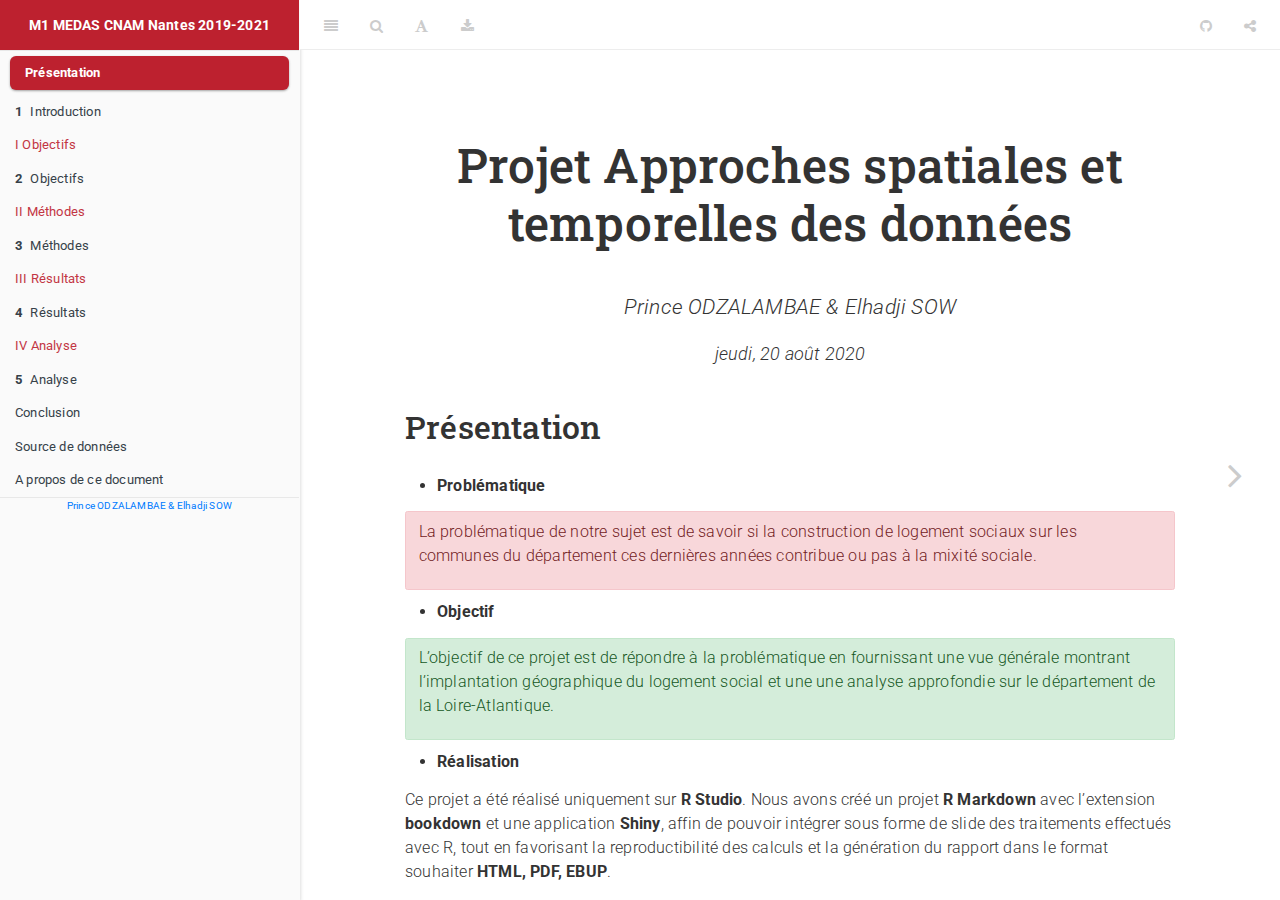
<file: projets/approches_spatiales/src/index.html>
<!DOCTYPE html>
<html lang="fr" xml:lang="fr">
<head>

  <meta charset="utf-8" />
  <meta http-equiv="X-UA-Compatible" content="IE=edge" />
  <title>Projet Approches spatiales et temporelles des données</title>
  <meta name="description" content="Projet relatif au module Approches spatiales et temporelles des données M1 Mégadonnées et Analyse sociale du CNAM de Nantes." />
  <meta name="generator" content="bookdown 0.20 and GitBook 2.6.7" />

  <meta property="og:title" content="Projet Approches spatiales et temporelles des données" />
  <meta property="og:type" content="book" />
  
  
  <meta property="og:description" content="Projet relatif au module Approches spatiales et temporelles des données M1 Mégadonnées et Analyse sociale du CNAM de Nantes." />
  

  <meta name="twitter:card" content="summary" />
  <meta name="twitter:title" content="Projet Approches spatiales et temporelles des données" />
  
  <meta name="twitter:description" content="Projet relatif au module Approches spatiales et temporelles des données M1 Mégadonnées et Analyse sociale du CNAM de Nantes." />
  

<meta name="author" content="Prince ODZALAMBAE &amp; Elhadji SOW" />



  <meta name="viewport" content="width=device-width, initial-scale=1" />
  <meta name="apple-mobile-web-app-capable" content="yes" />
  <meta name="apple-mobile-web-app-status-bar-style" content="black" />
  
  

<link rel="next" href="introduction.html"/>
<script src="libs/jquery-2.2.3/jquery.min.js"></script>
<link href="libs/gitbook-2.6.7/css/style.css" rel="stylesheet" />
<link href="libs/gitbook-2.6.7/css/plugin-table.css" rel="stylesheet" />
<link href="libs/gitbook-2.6.7/css/plugin-bookdown.css" rel="stylesheet" />
<link href="libs/gitbook-2.6.7/css/plugin-highlight.css" rel="stylesheet" />
<link href="libs/gitbook-2.6.7/css/plugin-search.css" rel="stylesheet" />
<link href="libs/gitbook-2.6.7/css/plugin-fontsettings.css" rel="stylesheet" />
<link href="libs/gitbook-2.6.7/css/plugin-clipboard.css" rel="stylesheet" />









<script src="libs/htmlwidgets-1.5.1/htmlwidgets.js"></script>
<link href="libs/leaflet-1.3.1/leaflet.css" rel="stylesheet" />
<script src="libs/leaflet-1.3.1/leaflet.js"></script>
<link href="libs/leafletfix-1.0.0/leafletfix.css" rel="stylesheet" />
<script src="libs/Proj4Leaflet-1.0.1/proj4-compressed.js"></script>
<script src="libs/Proj4Leaflet-1.0.1/proj4leaflet.js"></script>
<link href="libs/rstudio_leaflet-1.3.1/rstudio_leaflet.css" rel="stylesheet" />
<script src="libs/leaflet-binding-2.0.3/leaflet.js"></script>
<link href="libs/dygraphs-1.1.1/dygraph.css" rel="stylesheet" />
<script src="libs/dygraphs-1.1.1/dygraph-combined.js"></script>
<script src="libs/dygraphs-1.1.1/shapes.js"></script>
<script src="libs/moment-2.8.4/moment.js"></script>
<script src="libs/moment-timezone-0.2.5/moment-timezone-with-data.js"></script>
<script src="libs/moment-fquarter-1.0.0/moment-fquarter.min.js"></script>
<script src="libs/dygraphs-binding-1.1.1.6/dygraphs.js"></script>
<script src="libs/kePrint-0.0.1/kePrint.js"></script>


<style type="text/css">
a.sourceLine { display: inline-block; line-height: 1.25; }
a.sourceLine { pointer-events: none; color: inherit; text-decoration: inherit; }
a.sourceLine:empty { height: 1.2em; }
.sourceCode { overflow: visible; }
code.sourceCode { white-space: pre; position: relative; }
pre.sourceCode { margin: 0; }
@media screen {
div.sourceCode { overflow: auto; }
}
@media print {
code.sourceCode { white-space: pre-wrap; }
a.sourceLine { text-indent: -1em; padding-left: 1em; }
}
pre.numberSource a.sourceLine
  { position: relative; left: -4em; }
pre.numberSource a.sourceLine::before
  { content: attr(title);
    position: relative; left: -1em; text-align: right; vertical-align: baseline;
    border: none; pointer-events: all; display: inline-block;
    -webkit-touch-callout: none; -webkit-user-select: none;
    -khtml-user-select: none; -moz-user-select: none;
    -ms-user-select: none; user-select: none;
    padding: 0 4px; width: 4em;
    background-color: #ffffff;
    color: #a0a0a0;
  }
pre.numberSource { margin-left: 3em; border-left: 1px solid #a0a0a0;  padding-left: 4px; }
div.sourceCode
  { color: #1f1c1b; background-color: #ffffff; }
@media screen {
a.sourceLine::before { text-decoration: underline; }
}
code span. { color: #1f1c1b; } /* Normal */
code span.al { color: #bf0303; background-color: #f7e6e6; font-weight: bold; } /* Alert */
code span.an { color: #ca60ca; } /* Annotation */
code span.at { color: #0057ae; } /* Attribute */
code span.bn { color: #b08000; } /* BaseN */
code span.bu { color: #644a9b; font-weight: bold; } /* BuiltIn */
code span.cf { color: #1f1c1b; font-weight: bold; } /* ControlFlow */
code span.ch { color: #924c9d; } /* Char */
code span.cn { color: #aa5500; } /* Constant */
code span.co { color: #898887; } /* Comment */
code span.cv { color: #0095ff; } /* CommentVar */
code span.do { color: #607880; } /* Documentation */
code span.dt { color: #0057ae; } /* DataType */
code span.dv { color: #b08000; } /* DecVal */
code span.er { color: #bf0303; text-decoration: underline; } /* Error */
code span.ex { color: #0095ff; font-weight: bold; } /* Extension */
code span.fl { color: #b08000; } /* Float */
code span.fu { color: #644a9b; } /* Function */
code span.im { color: #ff5500; } /* Import */
code span.in { color: #b08000; } /* Information */
code span.kw { color: #1f1c1b; font-weight: bold; } /* Keyword */
code span.op { color: #1f1c1b; } /* Operator */
code span.ot { color: #006e28; } /* Other */
code span.pp { color: #006e28; } /* Preprocessor */
code span.re { color: #0057ae; background-color: #e0e9f8; } /* RegionMarker */
code span.sc { color: #3daee9; } /* SpecialChar */
code span.ss { color: #ff5500; } /* SpecialString */
code span.st { color: #bf0303; } /* String */
code span.va { color: #0057ae; } /* Variable */
code span.vs { color: #bf0303; } /* VerbatimString */
code span.wa { color: #bf0303; } /* Warning */
</style>

<link rel="stylesheet" href="css\bootstrap.css" type="text/css" />
<link rel="stylesheet" href="css\bootstrap-grid.css" type="text/css" />
<link rel="stylesheet" href="css\bootstrap-reboot.css" type="text/css" />
<link rel="stylesheet" href="css\style.css" type="text/css" />
</head>

<body>



  <div class="book without-animation with-summary font-size-2 font-family-1" data-basepath=".">

    <div class="book-summary">
      <nav role="navigation">

<ul class="summary">
<li><a href="./index.html">M1 MEDAS CNAM Nantes 2019-2021</a></li>

<li class="divider"></li>
<li class="chapter" data-level="" data-path="index.html"><a href="index.html"><i class="fa fa-check"></i>Présentation</a></li>
<li class="chapter" data-level="1" data-path="introduction.html"><a href="introduction.html"><i class="fa fa-check"></i><b>1</b> Introduction</a></li>
<li class="part"><span><b>I Objectifs</b></span></li>
<li class="chapter" data-level="2" data-path="objectifs.html"><a href="objectifs.html"><i class="fa fa-check"></i><b>2</b> Objectifs</a></li>
<li class="part"><span><b>II Méthodes</b></span></li>
<li class="chapter" data-level="3" data-path="méthodes.html"><a href="méthodes.html"><i class="fa fa-check"></i><b>3</b> Méthodes</a></li>
<li class="part"><span><b>III Résultats</b></span></li>
<li class="chapter" data-level="4" data-path="résultats.html"><a href="résultats.html"><i class="fa fa-check"></i><b>4</b> Résultats</a><ul>
<li class="chapter" data-level="4.1" data-path="résultats.html"><a href="résultats.html#inputs-and-outputs"><i class="fa fa-check"></i><b>4.1</b> Inputs and Outputs</a></li>
<li class="chapter" data-level="4.2" data-path="résultats.html"><a href="résultats.html#embedded-application"><i class="fa fa-check"></i><b>4.2</b> Embedded Application</a></li>
</ul></li>
<li class="part"><span><b>IV Analyse</b></span></li>
<li class="chapter" data-level="5" data-path="analyse.html"><a href="analyse.html"><i class="fa fa-check"></i><b>5</b> Analyse</a></li>
<li class="chapter" data-level="" data-path="conclusion.html"><a href="conclusion.html"><i class="fa fa-check"></i>Conclusion</a></li>
<li class="chapter" data-level="" data-path="source-de-données.html"><a href="source-de-données.html"><i class="fa fa-check"></i>Source de données</a><ul>
<li class="chapter" data-level="5.1" data-path="source-de-données.html"><a href="source-de-données.html#mixité-sociale-diversité-sociale-des-concepts-à-la-pratique"><i class="fa fa-check"></i><b>5.1</b> Mixité sociale, diversité sociale : des concepts à la pratique</a></li>
</ul></li>
<li class="chapter" data-level="" data-path="a-propos-de-ce-document.html"><a href="a-propos-de-ce-document.html"><i class="fa fa-check"></i>A propos de ce document</a><ul>
<li class="chapter" data-level="" data-path="a-propos-de-ce-document.html"><a href="a-propos-de-ce-document.html#code-source"><i class="fa fa-check"></i>Code source</a></li>
<li class="chapter" data-level="" data-path="a-propos-de-ce-document.html"><a href="a-propos-de-ce-document.html#licence"><i class="fa fa-check"></i>Licence</a></li>
<li class="chapter" data-level="" data-path="a-propos-de-ce-document.html"><a href="a-propos-de-ce-document.html#session-info"><i class="fa fa-check"></i>Session info</a></li>
<li class="chapter" data-level="" data-path="a-propos-de-ce-document.html"><a href="a-propos-de-ce-document.html#packages"><i class="fa fa-check"></i>Packages</a></li>
<li class="chapter" data-level="" data-path="a-propos-de-ce-document.html"><a href="a-propos-de-ce-document.html#références"><i class="fa fa-check"></i>Références</a></li>
</ul></li>
<li class="divider"></li>
<center><a href="https://github.com/princeodzalasapp">Prince ODZALAMBAE & Elhadji SOW</a></center>

</ul>

      </nav>
    </div>

    <div class="book-body">
      <div class="body-inner">
        <div class="book-header" role="navigation">
          <h1>
            <i class="fa fa-circle-o-notch fa-spin"></i><a href="./">Projet Approches spatiales et temporelles des données</a>
          </h1>
        </div>

        <div class="page-wrapper" tabindex="-1" role="main">
          <div class="page-inner">

            <section class="normal" id="section-">
<div id="header">
<h1 class="title">Projet Approches spatiales et temporelles des données</h1>
<p class="author"><em>Prince ODZALAMBAE &amp; Elhadji SOW</em></p>
<p class="date"><em>jeudi, 20 août 2020</em></p>
</div>
<div id="présentation" class="section level1 unnumbered">
<h1>Présentation</h1>
<ul>
<li><strong>Problématique</strong></li>
</ul>
<div class="alert alert-danger">
<p>La problématique de notre sujet est de savoir si la construction de logement sociaux sur les communes du département ces dernières années contribue ou pas à la mixité sociale.</p>
</div>
<ul>
<li><strong>Objectif</strong></li>
</ul>
<div class="alert alert-success">
<p>L’objectif de ce projet est de répondre à la problématique en fournissant une vue générale montrant l’implantation géographique du logement social et une une analyse approfondie sur le département de la Loire-Atlantique.</p>
</div>
<ul>
<li><strong>Réalisation</strong></li>
</ul>
<p>Ce projet a été réalisé uniquement sur <strong>R Studio</strong>. Nous avons créé un projet <strong>R Markdown</strong> avec l’extension <strong>bookdown</strong> et une application <strong>Shiny</strong>, affin de pouvoir intégrer sous forme de slide des traitements effectués avec R, tout en favorisant la reproductibilité des calculs et la génération du rapport dans le format souhaiter <strong>HTML, PDF, EBUP</strong>.</p>

<div style="page-break-after: always;"></div>
</div>
            </section>

          </div>
        </div>
      </div>

<a href="introduction.html" class="navigation navigation-next navigation-unique" aria-label="Next page"><i class="fa fa-angle-right"></i></a>
    </div>
  </div>
<script src="libs/gitbook-2.6.7/js/app.min.js"></script>
<script src="libs/gitbook-2.6.7/js/lunr.js"></script>
<script src="libs/gitbook-2.6.7/js/clipboard.min.js"></script>
<script src="libs/gitbook-2.6.7/js/plugin-search.js"></script>
<script src="libs/gitbook-2.6.7/js/plugin-sharing.js"></script>
<script src="libs/gitbook-2.6.7/js/plugin-fontsettings.js"></script>
<script src="libs/gitbook-2.6.7/js/plugin-bookdown.js"></script>
<script src="libs/gitbook-2.6.7/js/jquery.highlight.js"></script>
<script src="libs/gitbook-2.6.7/js/plugin-clipboard.js"></script>
<script>
gitbook.require(["gitbook"], function(gitbook) {
gitbook.start({
"sharing": {
"github": true,
"facebook": false,
"twitter": false,
"linkedin": false,
"weibo": false,
"instapaper": false,
"vk": false,
"all": ["facebook", "twitter", "linkedin", "weibo", "instapaper"]
},
"fontsettings": {
"theme": "white",
"family": "sans",
"size": 2
},
"edit": {
"link": null,
"text": null
},
"history": {
"link": null,
"text": null
},
"view": {
"link": null,
"text": null
},
"download": [["files/ODZALAMBAE-SOW-2020-USID06-medas.pdf", "PDF"], ["files/ODZALAMBAE-SOW-2020-USID06-medas.epub", "EPUB"]],
"toc": {
"collapse": "section"
},
"info": false
});
});
</script>

</body>

</html>
</file>
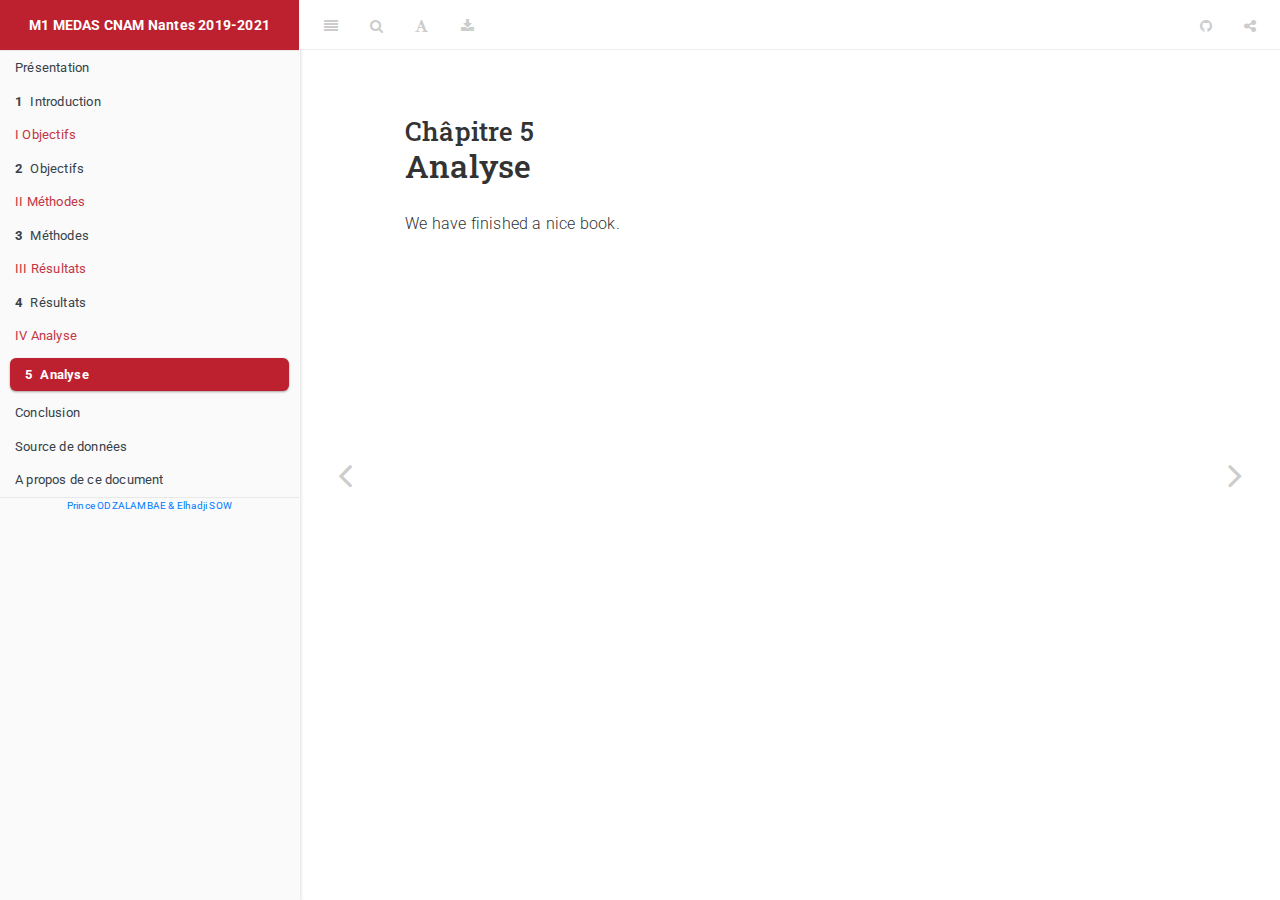
<file: projets/approches_spatiales/src/analyse.html>
<!DOCTYPE html>
<html lang="fr" xml:lang="fr">
<head>

  <meta charset="utf-8" />
  <meta http-equiv="X-UA-Compatible" content="IE=edge" />
  <title>Châpitre 5 Analyse | Projet Approches spatiales et temporelles des données</title>
  <meta name="description" content="Projet relatif au module Approches spatiales et temporelles des données M1 Mégadonnées et Analyse sociale du CNAM de Nantes." />
  <meta name="generator" content="bookdown 0.20 and GitBook 2.6.7" />

  <meta property="og:title" content="Châpitre 5 Analyse | Projet Approches spatiales et temporelles des données" />
  <meta property="og:type" content="book" />
  
  
  <meta property="og:description" content="Projet relatif au module Approches spatiales et temporelles des données M1 Mégadonnées et Analyse sociale du CNAM de Nantes." />
  

  <meta name="twitter:card" content="summary" />
  <meta name="twitter:title" content="Châpitre 5 Analyse | Projet Approches spatiales et temporelles des données" />
  
  <meta name="twitter:description" content="Projet relatif au module Approches spatiales et temporelles des données M1 Mégadonnées et Analyse sociale du CNAM de Nantes." />
  

<meta name="author" content="Prince ODZALAMBAE &amp; Elhadji SOW" />



  <meta name="viewport" content="width=device-width, initial-scale=1" />
  <meta name="apple-mobile-web-app-capable" content="yes" />
  <meta name="apple-mobile-web-app-status-bar-style" content="black" />
  
  
<link rel="prev" href="résultats.html"/>
<link rel="next" href="conclusion.html"/>
<script src="libs/jquery-2.2.3/jquery.min.js"></script>
<link href="libs/gitbook-2.6.7/css/style.css" rel="stylesheet" />
<link href="libs/gitbook-2.6.7/css/plugin-table.css" rel="stylesheet" />
<link href="libs/gitbook-2.6.7/css/plugin-bookdown.css" rel="stylesheet" />
<link href="libs/gitbook-2.6.7/css/plugin-highlight.css" rel="stylesheet" />
<link href="libs/gitbook-2.6.7/css/plugin-search.css" rel="stylesheet" />
<link href="libs/gitbook-2.6.7/css/plugin-fontsettings.css" rel="stylesheet" />
<link href="libs/gitbook-2.6.7/css/plugin-clipboard.css" rel="stylesheet" />









<script src="libs/htmlwidgets-1.5.1/htmlwidgets.js"></script>
<link href="libs/leaflet-1.3.1/leaflet.css" rel="stylesheet" />
<script src="libs/leaflet-1.3.1/leaflet.js"></script>
<link href="libs/leafletfix-1.0.0/leafletfix.css" rel="stylesheet" />
<script src="libs/Proj4Leaflet-1.0.1/proj4-compressed.js"></script>
<script src="libs/Proj4Leaflet-1.0.1/proj4leaflet.js"></script>
<link href="libs/rstudio_leaflet-1.3.1/rstudio_leaflet.css" rel="stylesheet" />
<script src="libs/leaflet-binding-2.0.3/leaflet.js"></script>
<link href="libs/dygraphs-1.1.1/dygraph.css" rel="stylesheet" />
<script src="libs/dygraphs-1.1.1/dygraph-combined.js"></script>
<script src="libs/dygraphs-1.1.1/shapes.js"></script>
<script src="libs/moment-2.8.4/moment.js"></script>
<script src="libs/moment-timezone-0.2.5/moment-timezone-with-data.js"></script>
<script src="libs/moment-fquarter-1.0.0/moment-fquarter.min.js"></script>
<script src="libs/dygraphs-binding-1.1.1.6/dygraphs.js"></script>
<script src="libs/kePrint-0.0.1/kePrint.js"></script>


<style type="text/css">
a.sourceLine { display: inline-block; line-height: 1.25; }
a.sourceLine { pointer-events: none; color: inherit; text-decoration: inherit; }
a.sourceLine:empty { height: 1.2em; }
.sourceCode { overflow: visible; }
code.sourceCode { white-space: pre; position: relative; }
pre.sourceCode { margin: 0; }
@media screen {
div.sourceCode { overflow: auto; }
}
@media print {
code.sourceCode { white-space: pre-wrap; }
a.sourceLine { text-indent: -1em; padding-left: 1em; }
}
pre.numberSource a.sourceLine
  { position: relative; left: -4em; }
pre.numberSource a.sourceLine::before
  { content: attr(title);
    position: relative; left: -1em; text-align: right; vertical-align: baseline;
    border: none; pointer-events: all; display: inline-block;
    -webkit-touch-callout: none; -webkit-user-select: none;
    -khtml-user-select: none; -moz-user-select: none;
    -ms-user-select: none; user-select: none;
    padding: 0 4px; width: 4em;
    background-color: #ffffff;
    color: #a0a0a0;
  }
pre.numberSource { margin-left: 3em; border-left: 1px solid #a0a0a0;  padding-left: 4px; }
div.sourceCode
  { color: #1f1c1b; background-color: #ffffff; }
@media screen {
a.sourceLine::before { text-decoration: underline; }
}
code span. { color: #1f1c1b; } /* Normal */
code span.al { color: #bf0303; background-color: #f7e6e6; font-weight: bold; } /* Alert */
code span.an { color: #ca60ca; } /* Annotation */
code span.at { color: #0057ae; } /* Attribute */
code span.bn { color: #b08000; } /* BaseN */
code span.bu { color: #644a9b; font-weight: bold; } /* BuiltIn */
code span.cf { color: #1f1c1b; font-weight: bold; } /* ControlFlow */
code span.ch { color: #924c9d; } /* Char */
code span.cn { color: #aa5500; } /* Constant */
code span.co { color: #898887; } /* Comment */
code span.cv { color: #0095ff; } /* CommentVar */
code span.do { color: #607880; } /* Documentation */
code span.dt { color: #0057ae; } /* DataType */
code span.dv { color: #b08000; } /* DecVal */
code span.er { color: #bf0303; text-decoration: underline; } /* Error */
code span.ex { color: #0095ff; font-weight: bold; } /* Extension */
code span.fl { color: #b08000; } /* Float */
code span.fu { color: #644a9b; } /* Function */
code span.im { color: #ff5500; } /* Import */
code span.in { color: #b08000; } /* Information */
code span.kw { color: #1f1c1b; font-weight: bold; } /* Keyword */
code span.op { color: #1f1c1b; } /* Operator */
code span.ot { color: #006e28; } /* Other */
code span.pp { color: #006e28; } /* Preprocessor */
code span.re { color: #0057ae; background-color: #e0e9f8; } /* RegionMarker */
code span.sc { color: #3daee9; } /* SpecialChar */
code span.ss { color: #ff5500; } /* SpecialString */
code span.st { color: #bf0303; } /* String */
code span.va { color: #0057ae; } /* Variable */
code span.vs { color: #bf0303; } /* VerbatimString */
code span.wa { color: #bf0303; } /* Warning */
</style>

<link rel="stylesheet" href="css\bootstrap.css" type="text/css" />
<link rel="stylesheet" href="css\bootstrap-grid.css" type="text/css" />
<link rel="stylesheet" href="css\bootstrap-reboot.css" type="text/css" />
<link rel="stylesheet" href="css\style.css" type="text/css" />
</head>

<body>



  <div class="book without-animation with-summary font-size-2 font-family-1" data-basepath=".">

    <div class="book-summary">
      <nav role="navigation">

<ul class="summary">
<li><a href="./index.html">M1 MEDAS CNAM Nantes 2019-2021</a></li>

<li class="divider"></li>
<li class="chapter" data-level="" data-path="index.html"><a href="index.html"><i class="fa fa-check"></i>Présentation</a></li>
<li class="chapter" data-level="1" data-path="introduction.html"><a href="introduction.html"><i class="fa fa-check"></i><b>1</b> Introduction</a></li>
<li class="part"><span><b>I Objectifs</b></span></li>
<li class="chapter" data-level="2" data-path="objectifs.html"><a href="objectifs.html"><i class="fa fa-check"></i><b>2</b> Objectifs</a></li>
<li class="part"><span><b>II Méthodes</b></span></li>
<li class="chapter" data-level="3" data-path="méthodes.html"><a href="méthodes.html"><i class="fa fa-check"></i><b>3</b> Méthodes</a></li>
<li class="part"><span><b>III Résultats</b></span></li>
<li class="chapter" data-level="4" data-path="résultats.html"><a href="résultats.html"><i class="fa fa-check"></i><b>4</b> Résultats</a><ul>
<li class="chapter" data-level="4.1" data-path="résultats.html"><a href="résultats.html#inputs-and-outputs"><i class="fa fa-check"></i><b>4.1</b> Inputs and Outputs</a></li>
<li class="chapter" data-level="4.2" data-path="résultats.html"><a href="résultats.html#embedded-application"><i class="fa fa-check"></i><b>4.2</b> Embedded Application</a></li>
</ul></li>
<li class="part"><span><b>IV Analyse</b></span></li>
<li class="chapter" data-level="5" data-path="analyse.html"><a href="analyse.html"><i class="fa fa-check"></i><b>5</b> Analyse</a></li>
<li class="chapter" data-level="" data-path="conclusion.html"><a href="conclusion.html"><i class="fa fa-check"></i>Conclusion</a></li>
<li class="chapter" data-level="" data-path="source-de-données.html"><a href="source-de-données.html"><i class="fa fa-check"></i>Source de données</a><ul>
<li class="chapter" data-level="5.1" data-path="source-de-données.html"><a href="source-de-données.html#mixité-sociale-diversité-sociale-des-concepts-à-la-pratique"><i class="fa fa-check"></i><b>5.1</b> Mixité sociale, diversité sociale : des concepts à la pratique</a></li>
</ul></li>
<li class="chapter" data-level="" data-path="a-propos-de-ce-document.html"><a href="a-propos-de-ce-document.html"><i class="fa fa-check"></i>A propos de ce document</a><ul>
<li class="chapter" data-level="" data-path="a-propos-de-ce-document.html"><a href="a-propos-de-ce-document.html#code-source"><i class="fa fa-check"></i>Code source</a></li>
<li class="chapter" data-level="" data-path="a-propos-de-ce-document.html"><a href="a-propos-de-ce-document.html#licence"><i class="fa fa-check"></i>Licence</a></li>
<li class="chapter" data-level="" data-path="a-propos-de-ce-document.html"><a href="a-propos-de-ce-document.html#session-info"><i class="fa fa-check"></i>Session info</a></li>
<li class="chapter" data-level="" data-path="a-propos-de-ce-document.html"><a href="a-propos-de-ce-document.html#packages"><i class="fa fa-check"></i>Packages</a></li>
<li class="chapter" data-level="" data-path="a-propos-de-ce-document.html"><a href="a-propos-de-ce-document.html#références"><i class="fa fa-check"></i>Références</a></li>
</ul></li>
<li class="divider"></li>
<center><a href="https://github.com/princeodzalasapp">Prince ODZALAMBAE & Elhadji SOW</a></center>

</ul>

      </nav>
    </div>

    <div class="book-body">
      <div class="body-inner">
        <div class="book-header" role="navigation">
          <h1>
            <i class="fa fa-circle-o-notch fa-spin"></i><a href="./">Projet Approches spatiales et temporelles des données</a>
          </h1>
        </div>

        <div class="page-wrapper" tabindex="-1" role="main">
          <div class="page-inner">

            <section class="normal" id="section-">
<div id="analyse" class="section level1">
<h1><span class="header-section-number">Châpitre 5</span> Analyse</h1>
<p>We have finished a nice book.</p>

<div style="page-break-after: always;"></div>
</div>
            </section>

          </div>
        </div>
      </div>
<a href="résultats.html" class="navigation navigation-prev " aria-label="Previous page"><i class="fa fa-angle-left"></i></a>
<a href="conclusion.html" class="navigation navigation-next " aria-label="Next page"><i class="fa fa-angle-right"></i></a>
    </div>
  </div>
<script src="libs/gitbook-2.6.7/js/app.min.js"></script>
<script src="libs/gitbook-2.6.7/js/lunr.js"></script>
<script src="libs/gitbook-2.6.7/js/clipboard.min.js"></script>
<script src="libs/gitbook-2.6.7/js/plugin-search.js"></script>
<script src="libs/gitbook-2.6.7/js/plugin-sharing.js"></script>
<script src="libs/gitbook-2.6.7/js/plugin-fontsettings.js"></script>
<script src="libs/gitbook-2.6.7/js/plugin-bookdown.js"></script>
<script src="libs/gitbook-2.6.7/js/jquery.highlight.js"></script>
<script src="libs/gitbook-2.6.7/js/plugin-clipboard.js"></script>
<script>
gitbook.require(["gitbook"], function(gitbook) {
gitbook.start({
"sharing": {
"github": true,
"facebook": false,
"twitter": false,
"linkedin": false,
"weibo": false,
"instapaper": false,
"vk": false,
"all": ["facebook", "twitter", "linkedin", "weibo", "instapaper"]
},
"fontsettings": {
"theme": "white",
"family": "sans",
"size": 2
},
"edit": {
"link": null,
"text": null
},
"history": {
"link": null,
"text": null
},
"view": {
"link": null,
"text": null
},
"download": [["files/ODZALAMBAE-SOW-2020-USID06-medas.pdf", "PDF"], ["files/ODZALAMBAE-SOW-2020-USID06-medas.epub", "EPUB"]],
"toc": {
"collapse": "section"
},
"info": false
});
});
</script>

</body>

</html>
</file>
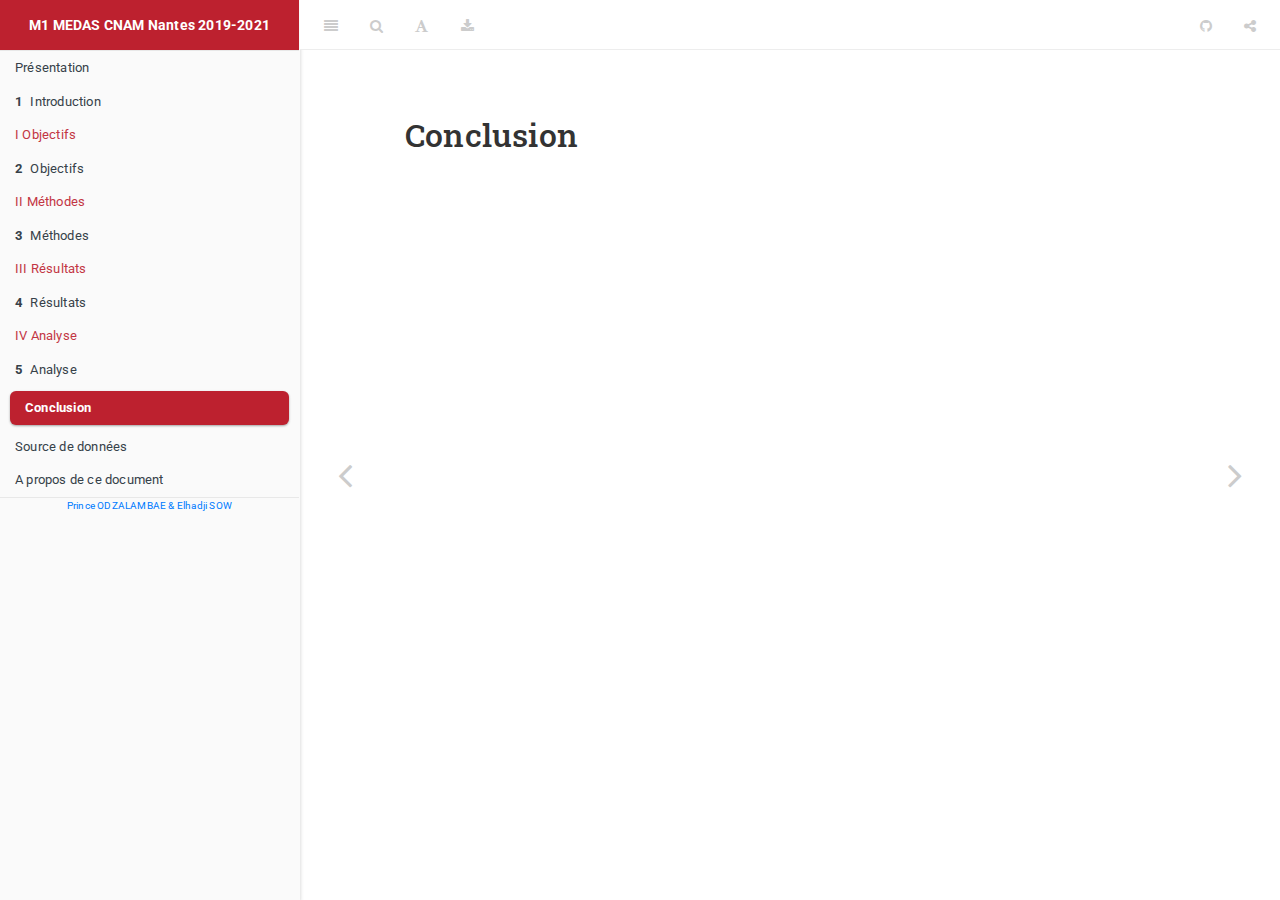
<file: projets/approches_spatiales/src/conclusion.html>
<!DOCTYPE html>
<html lang="fr" xml:lang="fr">
<head>

  <meta charset="utf-8" />
  <meta http-equiv="X-UA-Compatible" content="IE=edge" />
  <title>Conclusion | Projet Approches spatiales et temporelles des données</title>
  <meta name="description" content="Projet relatif au module Approches spatiales et temporelles des données M1 Mégadonnées et Analyse sociale du CNAM de Nantes." />
  <meta name="generator" content="bookdown 0.20 and GitBook 2.6.7" />

  <meta property="og:title" content="Conclusion | Projet Approches spatiales et temporelles des données" />
  <meta property="og:type" content="book" />
  
  
  <meta property="og:description" content="Projet relatif au module Approches spatiales et temporelles des données M1 Mégadonnées et Analyse sociale du CNAM de Nantes." />
  

  <meta name="twitter:card" content="summary" />
  <meta name="twitter:title" content="Conclusion | Projet Approches spatiales et temporelles des données" />
  
  <meta name="twitter:description" content="Projet relatif au module Approches spatiales et temporelles des données M1 Mégadonnées et Analyse sociale du CNAM de Nantes." />
  

<meta name="author" content="Prince ODZALAMBAE &amp; Elhadji SOW" />



  <meta name="viewport" content="width=device-width, initial-scale=1" />
  <meta name="apple-mobile-web-app-capable" content="yes" />
  <meta name="apple-mobile-web-app-status-bar-style" content="black" />
  
  
<link rel="prev" href="analyse.html"/>
<link rel="next" href="source-de-données.html"/>
<script src="libs/jquery-2.2.3/jquery.min.js"></script>
<link href="libs/gitbook-2.6.7/css/style.css" rel="stylesheet" />
<link href="libs/gitbook-2.6.7/css/plugin-table.css" rel="stylesheet" />
<link href="libs/gitbook-2.6.7/css/plugin-bookdown.css" rel="stylesheet" />
<link href="libs/gitbook-2.6.7/css/plugin-highlight.css" rel="stylesheet" />
<link href="libs/gitbook-2.6.7/css/plugin-search.css" rel="stylesheet" />
<link href="libs/gitbook-2.6.7/css/plugin-fontsettings.css" rel="stylesheet" />
<link href="libs/gitbook-2.6.7/css/plugin-clipboard.css" rel="stylesheet" />









<script src="libs/htmlwidgets-1.5.1/htmlwidgets.js"></script>
<link href="libs/leaflet-1.3.1/leaflet.css" rel="stylesheet" />
<script src="libs/leaflet-1.3.1/leaflet.js"></script>
<link href="libs/leafletfix-1.0.0/leafletfix.css" rel="stylesheet" />
<script src="libs/Proj4Leaflet-1.0.1/proj4-compressed.js"></script>
<script src="libs/Proj4Leaflet-1.0.1/proj4leaflet.js"></script>
<link href="libs/rstudio_leaflet-1.3.1/rstudio_leaflet.css" rel="stylesheet" />
<script src="libs/leaflet-binding-2.0.3/leaflet.js"></script>
<link href="libs/dygraphs-1.1.1/dygraph.css" rel="stylesheet" />
<script src="libs/dygraphs-1.1.1/dygraph-combined.js"></script>
<script src="libs/dygraphs-1.1.1/shapes.js"></script>
<script src="libs/moment-2.8.4/moment.js"></script>
<script src="libs/moment-timezone-0.2.5/moment-timezone-with-data.js"></script>
<script src="libs/moment-fquarter-1.0.0/moment-fquarter.min.js"></script>
<script src="libs/dygraphs-binding-1.1.1.6/dygraphs.js"></script>
<script src="libs/kePrint-0.0.1/kePrint.js"></script>


<style type="text/css">
a.sourceLine { display: inline-block; line-height: 1.25; }
a.sourceLine { pointer-events: none; color: inherit; text-decoration: inherit; }
a.sourceLine:empty { height: 1.2em; }
.sourceCode { overflow: visible; }
code.sourceCode { white-space: pre; position: relative; }
pre.sourceCode { margin: 0; }
@media screen {
div.sourceCode { overflow: auto; }
}
@media print {
code.sourceCode { white-space: pre-wrap; }
a.sourceLine { text-indent: -1em; padding-left: 1em; }
}
pre.numberSource a.sourceLine
  { position: relative; left: -4em; }
pre.numberSource a.sourceLine::before
  { content: attr(title);
    position: relative; left: -1em; text-align: right; vertical-align: baseline;
    border: none; pointer-events: all; display: inline-block;
    -webkit-touch-callout: none; -webkit-user-select: none;
    -khtml-user-select: none; -moz-user-select: none;
    -ms-user-select: none; user-select: none;
    padding: 0 4px; width: 4em;
    background-color: #ffffff;
    color: #a0a0a0;
  }
pre.numberSource { margin-left: 3em; border-left: 1px solid #a0a0a0;  padding-left: 4px; }
div.sourceCode
  { color: #1f1c1b; background-color: #ffffff; }
@media screen {
a.sourceLine::before { text-decoration: underline; }
}
code span. { color: #1f1c1b; } /* Normal */
code span.al { color: #bf0303; background-color: #f7e6e6; font-weight: bold; } /* Alert */
code span.an { color: #ca60ca; } /* Annotation */
code span.at { color: #0057ae; } /* Attribute */
code span.bn { color: #b08000; } /* BaseN */
code span.bu { color: #644a9b; font-weight: bold; } /* BuiltIn */
code span.cf { color: #1f1c1b; font-weight: bold; } /* ControlFlow */
code span.ch { color: #924c9d; } /* Char */
code span.cn { color: #aa5500; } /* Constant */
code span.co { color: #898887; } /* Comment */
code span.cv { color: #0095ff; } /* CommentVar */
code span.do { color: #607880; } /* Documentation */
code span.dt { color: #0057ae; } /* DataType */
code span.dv { color: #b08000; } /* DecVal */
code span.er { color: #bf0303; text-decoration: underline; } /* Error */
code span.ex { color: #0095ff; font-weight: bold; } /* Extension */
code span.fl { color: #b08000; } /* Float */
code span.fu { color: #644a9b; } /* Function */
code span.im { color: #ff5500; } /* Import */
code span.in { color: #b08000; } /* Information */
code span.kw { color: #1f1c1b; font-weight: bold; } /* Keyword */
code span.op { color: #1f1c1b; } /* Operator */
code span.ot { color: #006e28; } /* Other */
code span.pp { color: #006e28; } /* Preprocessor */
code span.re { color: #0057ae; background-color: #e0e9f8; } /* RegionMarker */
code span.sc { color: #3daee9; } /* SpecialChar */
code span.ss { color: #ff5500; } /* SpecialString */
code span.st { color: #bf0303; } /* String */
code span.va { color: #0057ae; } /* Variable */
code span.vs { color: #bf0303; } /* VerbatimString */
code span.wa { color: #bf0303; } /* Warning */
</style>

<link rel="stylesheet" href="css\bootstrap.css" type="text/css" />
<link rel="stylesheet" href="css\bootstrap-grid.css" type="text/css" />
<link rel="stylesheet" href="css\bootstrap-reboot.css" type="text/css" />
<link rel="stylesheet" href="css\style.css" type="text/css" />
</head>

<body>



  <div class="book without-animation with-summary font-size-2 font-family-1" data-basepath=".">

    <div class="book-summary">
      <nav role="navigation">

<ul class="summary">
<li><a href="./index.html">M1 MEDAS CNAM Nantes 2019-2021</a></li>

<li class="divider"></li>
<li class="chapter" data-level="" data-path="index.html"><a href="index.html"><i class="fa fa-check"></i>Présentation</a></li>
<li class="chapter" data-level="1" data-path="introduction.html"><a href="introduction.html"><i class="fa fa-check"></i><b>1</b> Introduction</a></li>
<li class="part"><span><b>I Objectifs</b></span></li>
<li class="chapter" data-level="2" data-path="objectifs.html"><a href="objectifs.html"><i class="fa fa-check"></i><b>2</b> Objectifs</a></li>
<li class="part"><span><b>II Méthodes</b></span></li>
<li class="chapter" data-level="3" data-path="méthodes.html"><a href="méthodes.html"><i class="fa fa-check"></i><b>3</b> Méthodes</a></li>
<li class="part"><span><b>III Résultats</b></span></li>
<li class="chapter" data-level="4" data-path="résultats.html"><a href="résultats.html"><i class="fa fa-check"></i><b>4</b> Résultats</a><ul>
<li class="chapter" data-level="4.1" data-path="résultats.html"><a href="résultats.html#inputs-and-outputs"><i class="fa fa-check"></i><b>4.1</b> Inputs and Outputs</a></li>
<li class="chapter" data-level="4.2" data-path="résultats.html"><a href="résultats.html#embedded-application"><i class="fa fa-check"></i><b>4.2</b> Embedded Application</a></li>
</ul></li>
<li class="part"><span><b>IV Analyse</b></span></li>
<li class="chapter" data-level="5" data-path="analyse.html"><a href="analyse.html"><i class="fa fa-check"></i><b>5</b> Analyse</a></li>
<li class="chapter" data-level="" data-path="conclusion.html"><a href="conclusion.html"><i class="fa fa-check"></i>Conclusion</a></li>
<li class="chapter" data-level="" data-path="source-de-données.html"><a href="source-de-données.html"><i class="fa fa-check"></i>Source de données</a><ul>
<li class="chapter" data-level="5.1" data-path="source-de-données.html"><a href="source-de-données.html#mixité-sociale-diversité-sociale-des-concepts-à-la-pratique"><i class="fa fa-check"></i><b>5.1</b> Mixité sociale, diversité sociale : des concepts à la pratique</a></li>
</ul></li>
<li class="chapter" data-level="" data-path="a-propos-de-ce-document.html"><a href="a-propos-de-ce-document.html"><i class="fa fa-check"></i>A propos de ce document</a><ul>
<li class="chapter" data-level="" data-path="a-propos-de-ce-document.html"><a href="a-propos-de-ce-document.html#code-source"><i class="fa fa-check"></i>Code source</a></li>
<li class="chapter" data-level="" data-path="a-propos-de-ce-document.html"><a href="a-propos-de-ce-document.html#licence"><i class="fa fa-check"></i>Licence</a></li>
<li class="chapter" data-level="" data-path="a-propos-de-ce-document.html"><a href="a-propos-de-ce-document.html#session-info"><i class="fa fa-check"></i>Session info</a></li>
<li class="chapter" data-level="" data-path="a-propos-de-ce-document.html"><a href="a-propos-de-ce-document.html#packages"><i class="fa fa-check"></i>Packages</a></li>
<li class="chapter" data-level="" data-path="a-propos-de-ce-document.html"><a href="a-propos-de-ce-document.html#références"><i class="fa fa-check"></i>Références</a></li>
</ul></li>
<li class="divider"></li>
<center><a href="https://github.com/princeodzalasapp">Prince ODZALAMBAE & Elhadji SOW</a></center>

</ul>

      </nav>
    </div>

    <div class="book-body">
      <div class="body-inner">
        <div class="book-header" role="navigation">
          <h1>
            <i class="fa fa-circle-o-notch fa-spin"></i><a href="./">Projet Approches spatiales et temporelles des données</a>
          </h1>
        </div>

        <div class="page-wrapper" tabindex="-1" role="main">
          <div class="page-inner">

            <section class="normal" id="section-">
<div id="conclusion" class="section level1 unnumbered">
<h1>Conclusion</h1>

<div style="page-break-after: always;"></div>
</div>
            </section>

          </div>
        </div>
      </div>
<a href="analyse.html" class="navigation navigation-prev " aria-label="Previous page"><i class="fa fa-angle-left"></i></a>
<a href="source-de-données.html" class="navigation navigation-next " aria-label="Next page"><i class="fa fa-angle-right"></i></a>
    </div>
  </div>
<script src="libs/gitbook-2.6.7/js/app.min.js"></script>
<script src="libs/gitbook-2.6.7/js/lunr.js"></script>
<script src="libs/gitbook-2.6.7/js/clipboard.min.js"></script>
<script src="libs/gitbook-2.6.7/js/plugin-search.js"></script>
<script src="libs/gitbook-2.6.7/js/plugin-sharing.js"></script>
<script src="libs/gitbook-2.6.7/js/plugin-fontsettings.js"></script>
<script src="libs/gitbook-2.6.7/js/plugin-bookdown.js"></script>
<script src="libs/gitbook-2.6.7/js/jquery.highlight.js"></script>
<script src="libs/gitbook-2.6.7/js/plugin-clipboard.js"></script>
<script>
gitbook.require(["gitbook"], function(gitbook) {
gitbook.start({
"sharing": {
"github": true,
"facebook": false,
"twitter": false,
"linkedin": false,
"weibo": false,
"instapaper": false,
"vk": false,
"all": ["facebook", "twitter", "linkedin", "weibo", "instapaper"]
},
"fontsettings": {
"theme": "white",
"family": "sans",
"size": 2
},
"edit": {
"link": null,
"text": null
},
"history": {
"link": null,
"text": null
},
"view": {
"link": null,
"text": null
},
"download": [["files/ODZALAMBAE-SOW-2020-USID06-medas.pdf", "PDF"], ["files/ODZALAMBAE-SOW-2020-USID06-medas.epub", "EPUB"]],
"toc": {
"collapse": "section"
},
"info": false
});
});
</script>

</body>

</html>
</file>
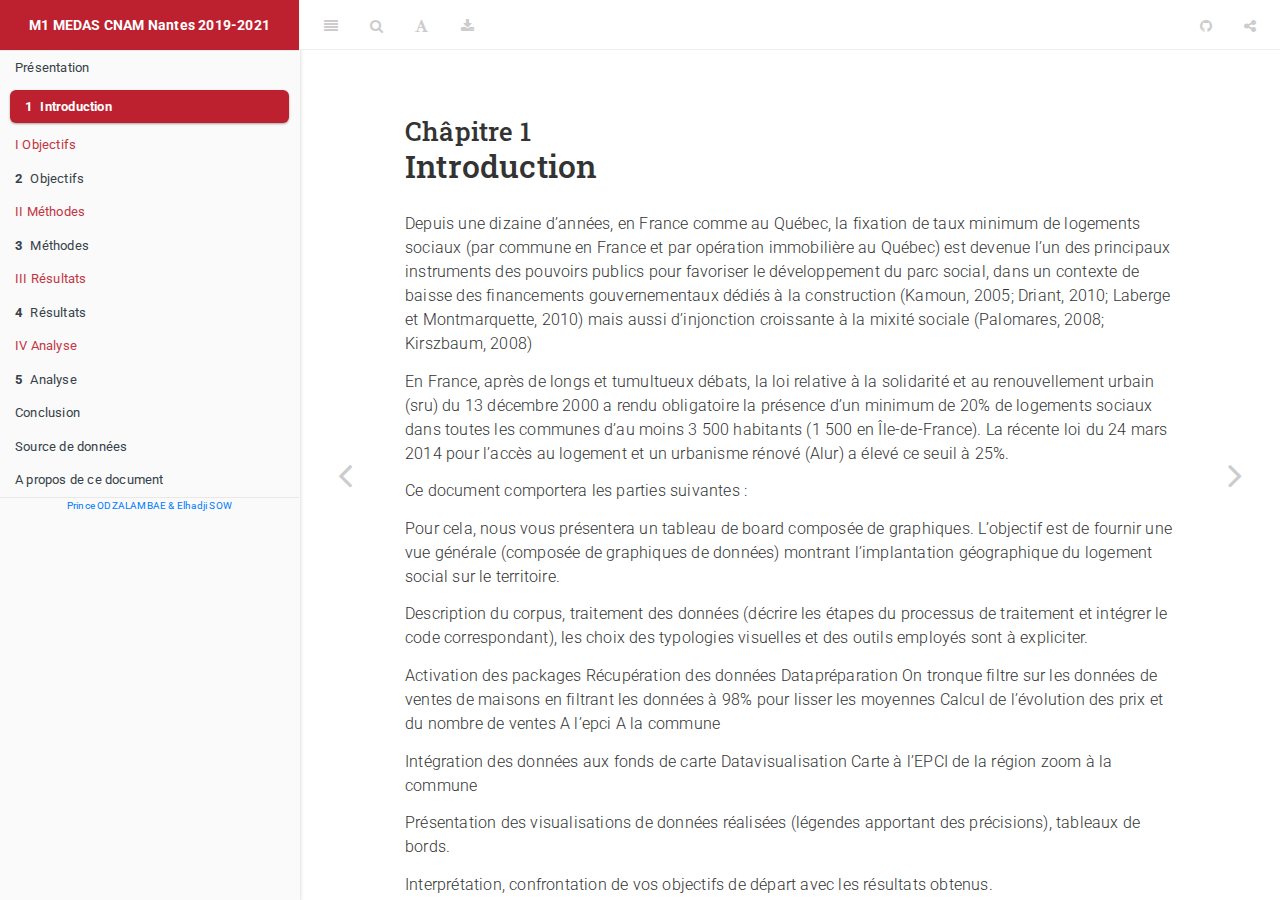
<file: projets/approches_spatiales/src/introduction.html>
<!DOCTYPE html>
<html lang="fr" xml:lang="fr">
<head>

  <meta charset="utf-8" />
  <meta http-equiv="X-UA-Compatible" content="IE=edge" />
  <title>Châpitre 1 Introduction | Projet Approches spatiales et temporelles des données</title>
  <meta name="description" content="Projet relatif au module Approches spatiales et temporelles des données M1 Mégadonnées et Analyse sociale du CNAM de Nantes." />
  <meta name="generator" content="bookdown 0.20 and GitBook 2.6.7" />

  <meta property="og:title" content="Châpitre 1 Introduction | Projet Approches spatiales et temporelles des données" />
  <meta property="og:type" content="book" />
  
  
  <meta property="og:description" content="Projet relatif au module Approches spatiales et temporelles des données M1 Mégadonnées et Analyse sociale du CNAM de Nantes." />
  

  <meta name="twitter:card" content="summary" />
  <meta name="twitter:title" content="Châpitre 1 Introduction | Projet Approches spatiales et temporelles des données" />
  
  <meta name="twitter:description" content="Projet relatif au module Approches spatiales et temporelles des données M1 Mégadonnées et Analyse sociale du CNAM de Nantes." />
  

<meta name="author" content="Prince ODZALAMBAE &amp; Elhadji SOW" />



  <meta name="viewport" content="width=device-width, initial-scale=1" />
  <meta name="apple-mobile-web-app-capable" content="yes" />
  <meta name="apple-mobile-web-app-status-bar-style" content="black" />
  
  
<link rel="prev" href="index.html"/>
<link rel="next" href="objectifs.html"/>
<script src="libs/jquery-2.2.3/jquery.min.js"></script>
<link href="libs/gitbook-2.6.7/css/style.css" rel="stylesheet" />
<link href="libs/gitbook-2.6.7/css/plugin-table.css" rel="stylesheet" />
<link href="libs/gitbook-2.6.7/css/plugin-bookdown.css" rel="stylesheet" />
<link href="libs/gitbook-2.6.7/css/plugin-highlight.css" rel="stylesheet" />
<link href="libs/gitbook-2.6.7/css/plugin-search.css" rel="stylesheet" />
<link href="libs/gitbook-2.6.7/css/plugin-fontsettings.css" rel="stylesheet" />
<link href="libs/gitbook-2.6.7/css/plugin-clipboard.css" rel="stylesheet" />









<script src="libs/htmlwidgets-1.5.1/htmlwidgets.js"></script>
<link href="libs/leaflet-1.3.1/leaflet.css" rel="stylesheet" />
<script src="libs/leaflet-1.3.1/leaflet.js"></script>
<link href="libs/leafletfix-1.0.0/leafletfix.css" rel="stylesheet" />
<script src="libs/Proj4Leaflet-1.0.1/proj4-compressed.js"></script>
<script src="libs/Proj4Leaflet-1.0.1/proj4leaflet.js"></script>
<link href="libs/rstudio_leaflet-1.3.1/rstudio_leaflet.css" rel="stylesheet" />
<script src="libs/leaflet-binding-2.0.3/leaflet.js"></script>
<link href="libs/dygraphs-1.1.1/dygraph.css" rel="stylesheet" />
<script src="libs/dygraphs-1.1.1/dygraph-combined.js"></script>
<script src="libs/dygraphs-1.1.1/shapes.js"></script>
<script src="libs/moment-2.8.4/moment.js"></script>
<script src="libs/moment-timezone-0.2.5/moment-timezone-with-data.js"></script>
<script src="libs/moment-fquarter-1.0.0/moment-fquarter.min.js"></script>
<script src="libs/dygraphs-binding-1.1.1.6/dygraphs.js"></script>
<script src="libs/kePrint-0.0.1/kePrint.js"></script>


<style type="text/css">
a.sourceLine { display: inline-block; line-height: 1.25; }
a.sourceLine { pointer-events: none; color: inherit; text-decoration: inherit; }
a.sourceLine:empty { height: 1.2em; }
.sourceCode { overflow: visible; }
code.sourceCode { white-space: pre; position: relative; }
pre.sourceCode { margin: 0; }
@media screen {
div.sourceCode { overflow: auto; }
}
@media print {
code.sourceCode { white-space: pre-wrap; }
a.sourceLine { text-indent: -1em; padding-left: 1em; }
}
pre.numberSource a.sourceLine
  { position: relative; left: -4em; }
pre.numberSource a.sourceLine::before
  { content: attr(title);
    position: relative; left: -1em; text-align: right; vertical-align: baseline;
    border: none; pointer-events: all; display: inline-block;
    -webkit-touch-callout: none; -webkit-user-select: none;
    -khtml-user-select: none; -moz-user-select: none;
    -ms-user-select: none; user-select: none;
    padding: 0 4px; width: 4em;
    background-color: #ffffff;
    color: #a0a0a0;
  }
pre.numberSource { margin-left: 3em; border-left: 1px solid #a0a0a0;  padding-left: 4px; }
div.sourceCode
  { color: #1f1c1b; background-color: #ffffff; }
@media screen {
a.sourceLine::before { text-decoration: underline; }
}
code span. { color: #1f1c1b; } /* Normal */
code span.al { color: #bf0303; background-color: #f7e6e6; font-weight: bold; } /* Alert */
code span.an { color: #ca60ca; } /* Annotation */
code span.at { color: #0057ae; } /* Attribute */
code span.bn { color: #b08000; } /* BaseN */
code span.bu { color: #644a9b; font-weight: bold; } /* BuiltIn */
code span.cf { color: #1f1c1b; font-weight: bold; } /* ControlFlow */
code span.ch { color: #924c9d; } /* Char */
code span.cn { color: #aa5500; } /* Constant */
code span.co { color: #898887; } /* Comment */
code span.cv { color: #0095ff; } /* CommentVar */
code span.do { color: #607880; } /* Documentation */
code span.dt { color: #0057ae; } /* DataType */
code span.dv { color: #b08000; } /* DecVal */
code span.er { color: #bf0303; text-decoration: underline; } /* Error */
code span.ex { color: #0095ff; font-weight: bold; } /* Extension */
code span.fl { color: #b08000; } /* Float */
code span.fu { color: #644a9b; } /* Function */
code span.im { color: #ff5500; } /* Import */
code span.in { color: #b08000; } /* Information */
code span.kw { color: #1f1c1b; font-weight: bold; } /* Keyword */
code span.op { color: #1f1c1b; } /* Operator */
code span.ot { color: #006e28; } /* Other */
code span.pp { color: #006e28; } /* Preprocessor */
code span.re { color: #0057ae; background-color: #e0e9f8; } /* RegionMarker */
code span.sc { color: #3daee9; } /* SpecialChar */
code span.ss { color: #ff5500; } /* SpecialString */
code span.st { color: #bf0303; } /* String */
code span.va { color: #0057ae; } /* Variable */
code span.vs { color: #bf0303; } /* VerbatimString */
code span.wa { color: #bf0303; } /* Warning */
</style>

<link rel="stylesheet" href="css\bootstrap.css" type="text/css" />
<link rel="stylesheet" href="css\bootstrap-grid.css" type="text/css" />
<link rel="stylesheet" href="css\bootstrap-reboot.css" type="text/css" />
<link rel="stylesheet" href="css\style.css" type="text/css" />
</head>

<body>



  <div class="book without-animation with-summary font-size-2 font-family-1" data-basepath=".">

    <div class="book-summary">
      <nav role="navigation">

<ul class="summary">
<li><a href="./index.html">M1 MEDAS CNAM Nantes 2019-2021</a></li>

<li class="divider"></li>
<li class="chapter" data-level="" data-path="index.html"><a href="index.html"><i class="fa fa-check"></i>Présentation</a></li>
<li class="chapter" data-level="1" data-path="introduction.html"><a href="introduction.html"><i class="fa fa-check"></i><b>1</b> Introduction</a></li>
<li class="part"><span><b>I Objectifs</b></span></li>
<li class="chapter" data-level="2" data-path="objectifs.html"><a href="objectifs.html"><i class="fa fa-check"></i><b>2</b> Objectifs</a></li>
<li class="part"><span><b>II Méthodes</b></span></li>
<li class="chapter" data-level="3" data-path="méthodes.html"><a href="méthodes.html"><i class="fa fa-check"></i><b>3</b> Méthodes</a></li>
<li class="part"><span><b>III Résultats</b></span></li>
<li class="chapter" data-level="4" data-path="résultats.html"><a href="résultats.html"><i class="fa fa-check"></i><b>4</b> Résultats</a><ul>
<li class="chapter" data-level="4.1" data-path="résultats.html"><a href="résultats.html#inputs-and-outputs"><i class="fa fa-check"></i><b>4.1</b> Inputs and Outputs</a></li>
<li class="chapter" data-level="4.2" data-path="résultats.html"><a href="résultats.html#embedded-application"><i class="fa fa-check"></i><b>4.2</b> Embedded Application</a></li>
</ul></li>
<li class="part"><span><b>IV Analyse</b></span></li>
<li class="chapter" data-level="5" data-path="analyse.html"><a href="analyse.html"><i class="fa fa-check"></i><b>5</b> Analyse</a></li>
<li class="chapter" data-level="" data-path="conclusion.html"><a href="conclusion.html"><i class="fa fa-check"></i>Conclusion</a></li>
<li class="chapter" data-level="" data-path="source-de-données.html"><a href="source-de-données.html"><i class="fa fa-check"></i>Source de données</a><ul>
<li class="chapter" data-level="5.1" data-path="source-de-données.html"><a href="source-de-données.html#mixité-sociale-diversité-sociale-des-concepts-à-la-pratique"><i class="fa fa-check"></i><b>5.1</b> Mixité sociale, diversité sociale : des concepts à la pratique</a></li>
</ul></li>
<li class="chapter" data-level="" data-path="a-propos-de-ce-document.html"><a href="a-propos-de-ce-document.html"><i class="fa fa-check"></i>A propos de ce document</a><ul>
<li class="chapter" data-level="" data-path="a-propos-de-ce-document.html"><a href="a-propos-de-ce-document.html#code-source"><i class="fa fa-check"></i>Code source</a></li>
<li class="chapter" data-level="" data-path="a-propos-de-ce-document.html"><a href="a-propos-de-ce-document.html#licence"><i class="fa fa-check"></i>Licence</a></li>
<li class="chapter" data-level="" data-path="a-propos-de-ce-document.html"><a href="a-propos-de-ce-document.html#session-info"><i class="fa fa-check"></i>Session info</a></li>
<li class="chapter" data-level="" data-path="a-propos-de-ce-document.html"><a href="a-propos-de-ce-document.html#packages"><i class="fa fa-check"></i>Packages</a></li>
<li class="chapter" data-level="" data-path="a-propos-de-ce-document.html"><a href="a-propos-de-ce-document.html#références"><i class="fa fa-check"></i>Références</a></li>
</ul></li>
<li class="divider"></li>
<center><a href="https://github.com/princeodzalasapp">Prince ODZALAMBAE & Elhadji SOW</a></center>

</ul>

      </nav>
    </div>

    <div class="book-body">
      <div class="body-inner">
        <div class="book-header" role="navigation">
          <h1>
            <i class="fa fa-circle-o-notch fa-spin"></i><a href="./">Projet Approches spatiales et temporelles des données</a>
          </h1>
        </div>

        <div class="page-wrapper" tabindex="-1" role="main">
          <div class="page-inner">

            <section class="normal" id="section-">
<div id="introduction" class="section level1">
<h1><span class="header-section-number">Châpitre 1</span> Introduction</h1>
<p>Depuis une dizaine d’années, en France comme au Québec, la fixation de taux minimum de logements sociaux (par commune en France et par opération immobilière au Québec) est devenue l’un des principaux instruments des pouvoirs publics pour favoriser le développement du parc social, dans un contexte de baisse des financements gouvernementaux dédiés à la construction (Kamoun, 2005; Driant, 2010; Laberge et Montmarquette, 2010) mais aussi d’injonction croissante à la mixité sociale (Palomares, 2008; Kirszbaum, 2008)</p>
<p>En France, après de longs et tumultueux débats, la loi relative à la solidarité et au renouvellement urbain (sru) du 13 décembre 2000 a rendu obligatoire la présence d’un minimum de 20% de logements sociaux dans toutes les communes d’au moins 3 500 habitants (1 500 en Île-de-France). La récente loi du 24 mars 2014 pour l’accès au logement et un urbanisme rénové (Alur) a élevé ce seuil à 25%.</p>
<p>Ce document comportera les parties suivantes :</p>
<p>Pour cela, nous vous présentera un tableau de board composée de graphiques.
L’objectif est de fournir une vue générale (composée de graphiques de données) montrant l’implantation géographique du logement social sur le territoire.</p>
<p>Description du corpus, traitement des données (décrire les étapes du processus de traitement et intégrer le code correspondant), les choix des typologies visuelles et des outils employés sont à expliciter.</p>
<p>Activation des packages
Récupération des données
Datapréparation
On tronque filtre sur les données de ventes de maisons en filtrant les données à 98% pour lisser les moyennes
Calcul de l’évolution des prix et du nombre de ventes
A l’epci
A la commune</p>
<p>Intégration des données aux fonds de carte
Datavisualisation
Carte à l’EPCI de la région
zoom à la commune</p>
<p>Présentation des visualisations de données réalisées (légendes apportant des précisions), tableaux de bords.</p>
<p>Interprétation, confrontation de vos objectifs de départ avec les résultats obtenus.</p>
<p>Analyse critique et retour sur le travail réalisé. Qu’avez-vous découvert de plus ? Que pourriez-vous améliorer ?</p>

<div style="page-break-after: always;"></div>
</div>



            </section>

          </div>
        </div>
      </div>
<a href="index.html" class="navigation navigation-prev " aria-label="Previous page"><i class="fa fa-angle-left"></i></a>
<a href="objectifs.html" class="navigation navigation-next " aria-label="Next page"><i class="fa fa-angle-right"></i></a>
    </div>
  </div>
<script src="libs/gitbook-2.6.7/js/app.min.js"></script>
<script src="libs/gitbook-2.6.7/js/lunr.js"></script>
<script src="libs/gitbook-2.6.7/js/clipboard.min.js"></script>
<script src="libs/gitbook-2.6.7/js/plugin-search.js"></script>
<script src="libs/gitbook-2.6.7/js/plugin-sharing.js"></script>
<script src="libs/gitbook-2.6.7/js/plugin-fontsettings.js"></script>
<script src="libs/gitbook-2.6.7/js/plugin-bookdown.js"></script>
<script src="libs/gitbook-2.6.7/js/jquery.highlight.js"></script>
<script src="libs/gitbook-2.6.7/js/plugin-clipboard.js"></script>
<script>
gitbook.require(["gitbook"], function(gitbook) {
gitbook.start({
"sharing": {
"github": true,
"facebook": false,
"twitter": false,
"linkedin": false,
"weibo": false,
"instapaper": false,
"vk": false,
"all": ["facebook", "twitter", "linkedin", "weibo", "instapaper"]
},
"fontsettings": {
"theme": "white",
"family": "sans",
"size": 2
},
"edit": {
"link": null,
"text": null
},
"history": {
"link": null,
"text": null
},
"view": {
"link": null,
"text": null
},
"download": [["files/ODZALAMBAE-SOW-2020-USID06-medas.pdf", "PDF"], ["files/ODZALAMBAE-SOW-2020-USID06-medas.epub", "EPUB"]],
"toc": {
"collapse": "section"
},
"info": false
});
});
</script>

</body>

</html>
</file>
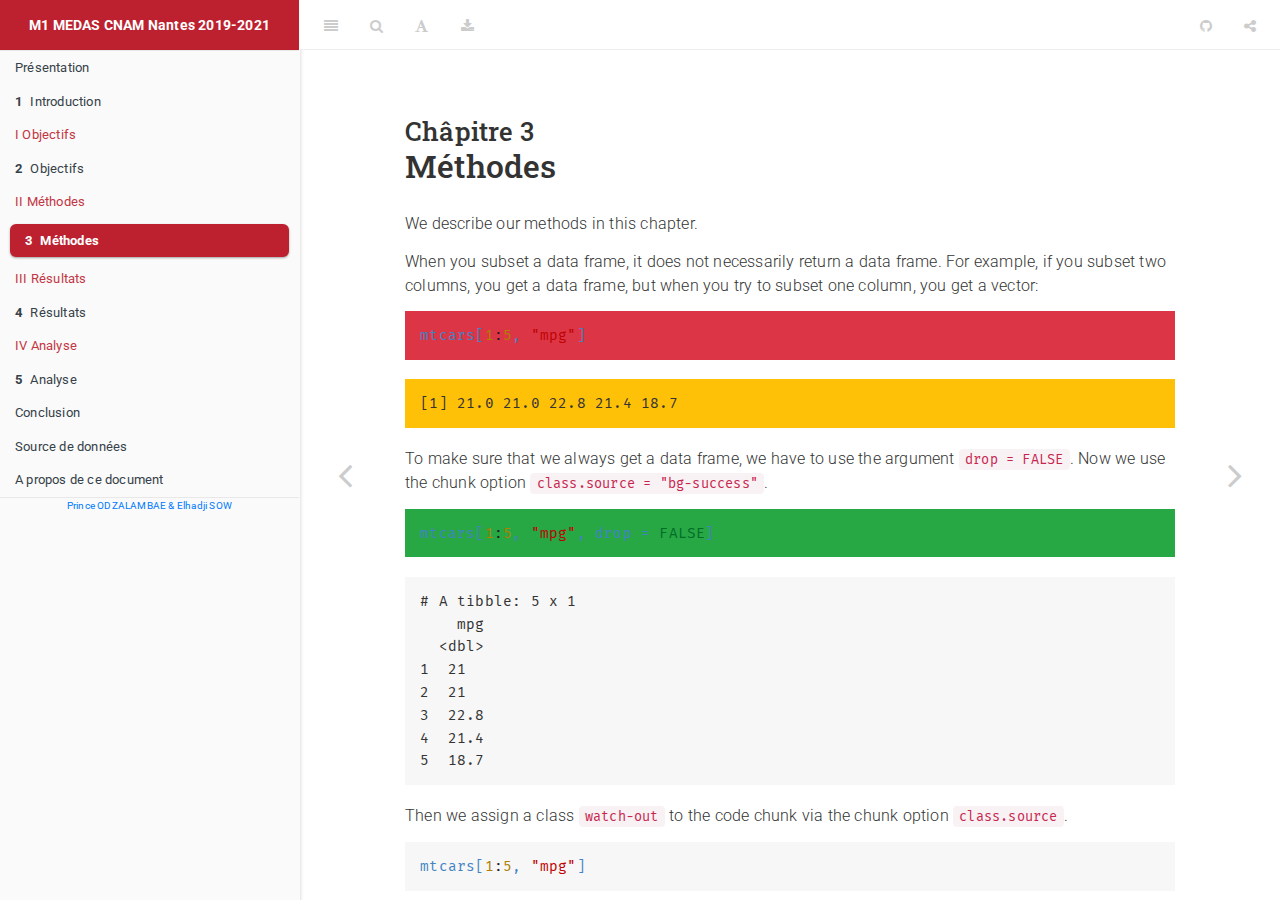
<file: projets/approches_spatiales/src/méthodes.html>
<!DOCTYPE html>
<html lang="fr" xml:lang="fr">
<head>

  <meta charset="utf-8" />
  <meta http-equiv="X-UA-Compatible" content="IE=edge" />
  <title>Châpitre 3 Méthodes | Projet Approches spatiales et temporelles des données</title>
  <meta name="description" content="Projet relatif au module Approches spatiales et temporelles des données M1 Mégadonnées et Analyse sociale du CNAM de Nantes." />
  <meta name="generator" content="bookdown 0.20 and GitBook 2.6.7" />

  <meta property="og:title" content="Châpitre 3 Méthodes | Projet Approches spatiales et temporelles des données" />
  <meta property="og:type" content="book" />
  
  
  <meta property="og:description" content="Projet relatif au module Approches spatiales et temporelles des données M1 Mégadonnées et Analyse sociale du CNAM de Nantes." />
  

  <meta name="twitter:card" content="summary" />
  <meta name="twitter:title" content="Châpitre 3 Méthodes | Projet Approches spatiales et temporelles des données" />
  
  <meta name="twitter:description" content="Projet relatif au module Approches spatiales et temporelles des données M1 Mégadonnées et Analyse sociale du CNAM de Nantes." />
  

<meta name="author" content="Prince ODZALAMBAE &amp; Elhadji SOW" />



  <meta name="viewport" content="width=device-width, initial-scale=1" />
  <meta name="apple-mobile-web-app-capable" content="yes" />
  <meta name="apple-mobile-web-app-status-bar-style" content="black" />
  
  
<link rel="prev" href="objectifs.html"/>
<link rel="next" href="résultats.html"/>
<script src="libs/jquery-2.2.3/jquery.min.js"></script>
<link href="libs/gitbook-2.6.7/css/style.css" rel="stylesheet" />
<link href="libs/gitbook-2.6.7/css/plugin-table.css" rel="stylesheet" />
<link href="libs/gitbook-2.6.7/css/plugin-bookdown.css" rel="stylesheet" />
<link href="libs/gitbook-2.6.7/css/plugin-highlight.css" rel="stylesheet" />
<link href="libs/gitbook-2.6.7/css/plugin-search.css" rel="stylesheet" />
<link href="libs/gitbook-2.6.7/css/plugin-fontsettings.css" rel="stylesheet" />
<link href="libs/gitbook-2.6.7/css/plugin-clipboard.css" rel="stylesheet" />









<script src="libs/htmlwidgets-1.5.1/htmlwidgets.js"></script>
<link href="libs/leaflet-1.3.1/leaflet.css" rel="stylesheet" />
<script src="libs/leaflet-1.3.1/leaflet.js"></script>
<link href="libs/leafletfix-1.0.0/leafletfix.css" rel="stylesheet" />
<script src="libs/Proj4Leaflet-1.0.1/proj4-compressed.js"></script>
<script src="libs/Proj4Leaflet-1.0.1/proj4leaflet.js"></script>
<link href="libs/rstudio_leaflet-1.3.1/rstudio_leaflet.css" rel="stylesheet" />
<script src="libs/leaflet-binding-2.0.3/leaflet.js"></script>
<link href="libs/dygraphs-1.1.1/dygraph.css" rel="stylesheet" />
<script src="libs/dygraphs-1.1.1/dygraph-combined.js"></script>
<script src="libs/dygraphs-1.1.1/shapes.js"></script>
<script src="libs/moment-2.8.4/moment.js"></script>
<script src="libs/moment-timezone-0.2.5/moment-timezone-with-data.js"></script>
<script src="libs/moment-fquarter-1.0.0/moment-fquarter.min.js"></script>
<script src="libs/dygraphs-binding-1.1.1.6/dygraphs.js"></script>
<script src="libs/kePrint-0.0.1/kePrint.js"></script>


<style type="text/css">
a.sourceLine { display: inline-block; line-height: 1.25; }
a.sourceLine { pointer-events: none; color: inherit; text-decoration: inherit; }
a.sourceLine:empty { height: 1.2em; }
.sourceCode { overflow: visible; }
code.sourceCode { white-space: pre; position: relative; }
pre.sourceCode { margin: 0; }
@media screen {
div.sourceCode { overflow: auto; }
}
@media print {
code.sourceCode { white-space: pre-wrap; }
a.sourceLine { text-indent: -1em; padding-left: 1em; }
}
pre.numberSource a.sourceLine
  { position: relative; left: -4em; }
pre.numberSource a.sourceLine::before
  { content: attr(title);
    position: relative; left: -1em; text-align: right; vertical-align: baseline;
    border: none; pointer-events: all; display: inline-block;
    -webkit-touch-callout: none; -webkit-user-select: none;
    -khtml-user-select: none; -moz-user-select: none;
    -ms-user-select: none; user-select: none;
    padding: 0 4px; width: 4em;
    background-color: #ffffff;
    color: #a0a0a0;
  }
pre.numberSource { margin-left: 3em; border-left: 1px solid #a0a0a0;  padding-left: 4px; }
div.sourceCode
  { color: #1f1c1b; background-color: #ffffff; }
@media screen {
a.sourceLine::before { text-decoration: underline; }
}
code span. { color: #1f1c1b; } /* Normal */
code span.al { color: #bf0303; background-color: #f7e6e6; font-weight: bold; } /* Alert */
code span.an { color: #ca60ca; } /* Annotation */
code span.at { color: #0057ae; } /* Attribute */
code span.bn { color: #b08000; } /* BaseN */
code span.bu { color: #644a9b; font-weight: bold; } /* BuiltIn */
code span.cf { color: #1f1c1b; font-weight: bold; } /* ControlFlow */
code span.ch { color: #924c9d; } /* Char */
code span.cn { color: #aa5500; } /* Constant */
code span.co { color: #898887; } /* Comment */
code span.cv { color: #0095ff; } /* CommentVar */
code span.do { color: #607880; } /* Documentation */
code span.dt { color: #0057ae; } /* DataType */
code span.dv { color: #b08000; } /* DecVal */
code span.er { color: #bf0303; text-decoration: underline; } /* Error */
code span.ex { color: #0095ff; font-weight: bold; } /* Extension */
code span.fl { color: #b08000; } /* Float */
code span.fu { color: #644a9b; } /* Function */
code span.im { color: #ff5500; } /* Import */
code span.in { color: #b08000; } /* Information */
code span.kw { color: #1f1c1b; font-weight: bold; } /* Keyword */
code span.op { color: #1f1c1b; } /* Operator */
code span.ot { color: #006e28; } /* Other */
code span.pp { color: #006e28; } /* Preprocessor */
code span.re { color: #0057ae; background-color: #e0e9f8; } /* RegionMarker */
code span.sc { color: #3daee9; } /* SpecialChar */
code span.ss { color: #ff5500; } /* SpecialString */
code span.st { color: #bf0303; } /* String */
code span.va { color: #0057ae; } /* Variable */
code span.vs { color: #bf0303; } /* VerbatimString */
code span.wa { color: #bf0303; } /* Warning */
</style>

<link rel="stylesheet" href="css\bootstrap.css" type="text/css" />
<link rel="stylesheet" href="css\bootstrap-grid.css" type="text/css" />
<link rel="stylesheet" href="css\bootstrap-reboot.css" type="text/css" />
<link rel="stylesheet" href="css\style.css" type="text/css" />
</head>

<body>



  <div class="book without-animation with-summary font-size-2 font-family-1" data-basepath=".">

    <div class="book-summary">
      <nav role="navigation">

<ul class="summary">
<li><a href="./index.html">M1 MEDAS CNAM Nantes 2019-2021</a></li>

<li class="divider"></li>
<li class="chapter" data-level="" data-path="index.html"><a href="index.html"><i class="fa fa-check"></i>Présentation</a></li>
<li class="chapter" data-level="1" data-path="introduction.html"><a href="introduction.html"><i class="fa fa-check"></i><b>1</b> Introduction</a></li>
<li class="part"><span><b>I Objectifs</b></span></li>
<li class="chapter" data-level="2" data-path="objectifs.html"><a href="objectifs.html"><i class="fa fa-check"></i><b>2</b> Objectifs</a></li>
<li class="part"><span><b>II Méthodes</b></span></li>
<li class="chapter" data-level="3" data-path="méthodes.html"><a href="méthodes.html"><i class="fa fa-check"></i><b>3</b> Méthodes</a></li>
<li class="part"><span><b>III Résultats</b></span></li>
<li class="chapter" data-level="4" data-path="résultats.html"><a href="résultats.html"><i class="fa fa-check"></i><b>4</b> Résultats</a><ul>
<li class="chapter" data-level="4.1" data-path="résultats.html"><a href="résultats.html#inputs-and-outputs"><i class="fa fa-check"></i><b>4.1</b> Inputs and Outputs</a></li>
<li class="chapter" data-level="4.2" data-path="résultats.html"><a href="résultats.html#embedded-application"><i class="fa fa-check"></i><b>4.2</b> Embedded Application</a></li>
</ul></li>
<li class="part"><span><b>IV Analyse</b></span></li>
<li class="chapter" data-level="5" data-path="analyse.html"><a href="analyse.html"><i class="fa fa-check"></i><b>5</b> Analyse</a></li>
<li class="chapter" data-level="" data-path="conclusion.html"><a href="conclusion.html"><i class="fa fa-check"></i>Conclusion</a></li>
<li class="chapter" data-level="" data-path="source-de-données.html"><a href="source-de-données.html"><i class="fa fa-check"></i>Source de données</a><ul>
<li class="chapter" data-level="5.1" data-path="source-de-données.html"><a href="source-de-données.html#mixité-sociale-diversité-sociale-des-concepts-à-la-pratique"><i class="fa fa-check"></i><b>5.1</b> Mixité sociale, diversité sociale : des concepts à la pratique</a></li>
</ul></li>
<li class="chapter" data-level="" data-path="a-propos-de-ce-document.html"><a href="a-propos-de-ce-document.html"><i class="fa fa-check"></i>A propos de ce document</a><ul>
<li class="chapter" data-level="" data-path="a-propos-de-ce-document.html"><a href="a-propos-de-ce-document.html#code-source"><i class="fa fa-check"></i>Code source</a></li>
<li class="chapter" data-level="" data-path="a-propos-de-ce-document.html"><a href="a-propos-de-ce-document.html#licence"><i class="fa fa-check"></i>Licence</a></li>
<li class="chapter" data-level="" data-path="a-propos-de-ce-document.html"><a href="a-propos-de-ce-document.html#session-info"><i class="fa fa-check"></i>Session info</a></li>
<li class="chapter" data-level="" data-path="a-propos-de-ce-document.html"><a href="a-propos-de-ce-document.html#packages"><i class="fa fa-check"></i>Packages</a></li>
<li class="chapter" data-level="" data-path="a-propos-de-ce-document.html"><a href="a-propos-de-ce-document.html#références"><i class="fa fa-check"></i>Références</a></li>
</ul></li>
<li class="divider"></li>
<center><a href="https://github.com/princeodzalasapp">Prince ODZALAMBAE & Elhadji SOW</a></center>

</ul>

      </nav>
    </div>

    <div class="book-body">
      <div class="body-inner">
        <div class="book-header" role="navigation">
          <h1>
            <i class="fa fa-circle-o-notch fa-spin"></i><a href="./">Projet Approches spatiales et temporelles des données</a>
          </h1>
        </div>

        <div class="page-wrapper" tabindex="-1" role="main">
          <div class="page-inner">

            <section class="normal" id="section-">
<div id="méthodes" class="section level1">
<h1><span class="header-section-number">Châpitre 3</span> Méthodes</h1>
<p>We describe our methods in this chapter.</p>
<p>When you subset a data frame, it does not necessarily return
a data frame. For example, if you subset two columns, you get
a data frame, but when you try to subset one column, you get
a vector:</p>
<div class="sourceCode" id="cb1"><pre class="sourceCode r bg-danger"><code class="sourceCode r"><a class="sourceLine" id="cb1-1" title="1">mtcars[<span class="dv">1</span><span class="op">:</span><span class="dv">5</span>, <span class="st">&quot;mpg&quot;</span>]</a></code></pre></div>
<pre class="bg-warning"><code>[1] 21.0 21.0 22.8 21.4 18.7</code></pre>
<p>To make sure that we always get a data frame, we have to use
the argument <code>drop = FALSE</code>. Now we use the chunk option
<code>class.source = "bg-success"</code>.</p>
<div class="sourceCode" id="cb3"><pre class="sourceCode r bg-success"><code class="sourceCode r"><a class="sourceLine" id="cb3-1" title="1">mtcars[<span class="dv">1</span><span class="op">:</span><span class="dv">5</span>, <span class="st">&quot;mpg&quot;</span>, drop =<span class="st"> </span><span class="ot">FALSE</span>]</a></code></pre></div>
<pre><code># A tibble: 5 x 1
    mpg
  &lt;dbl&gt;
1  21  
2  21  
3  22.8
4  21.4
5  18.7</code></pre>
<p>Then we assign a class <code>watch-out</code> to the code chunk via the
chunk option <code>class.source</code>.</p>
<div class="sourceCode" id="cb5"><pre class="sourceCode r watch-out"><code class="sourceCode r"><a class="sourceLine" id="cb5-1" title="1">mtcars[<span class="dv">1</span><span class="op">:</span><span class="dv">5</span>, <span class="st">&quot;mpg&quot;</span>]</a></code></pre></div>
<pre><code>[1] 21.0 21.0 22.8 21.4 18.7</code></pre>
<style type="text/css">
pre {
  max-height: 300px;
  overflow-y: auto;
}

pre[class] {
  max-height: 100px;
}
</style>
<p>We have defined some CSS rules to limit the height of
code blocks. Now we can test if these rules work on code
blocks and text output:</p>
<div class="sourceCode" id="cb7"><pre class="sourceCode r"><code class="sourceCode r"><a class="sourceLine" id="cb7-1" title="1"><span class="co"># pretend that we have a lot of code in this chunk</span></a>
<a class="sourceLine" id="cb7-2" title="2"><span class="cf">if</span> (<span class="dv">1</span> <span class="op">+</span><span class="st"> </span><span class="dv">1</span> <span class="op">==</span><span class="st"> </span><span class="dv">2</span>) {</a>
<a class="sourceLine" id="cb7-3" title="3">  <span class="co"># of course that is true</span></a>
<a class="sourceLine" id="cb7-4" title="4">  <span class="kw">print</span>(mtcars)</a>
<a class="sourceLine" id="cb7-5" title="5">  <span class="co"># we just printed a lengthy data set</span></a>
<a class="sourceLine" id="cb7-6" title="6">}</a></code></pre></div>
<pre><code>                     mpg cyl  disp  hp drat    wt  qsec vs am gear carb
Mazda RX4           21.0   6 160.0 110 3.90 2.620 16.46  0  1    4    4
Mazda RX4 Wag       21.0   6 160.0 110 3.90 2.875 17.02  0  1    4    4
Datsun 710          22.8   4 108.0  93 3.85 2.320 18.61  1  1    4    1
Hornet 4 Drive      21.4   6 258.0 110 3.08 3.215 19.44  1  0    3    1
Hornet Sportabout   18.7   8 360.0 175 3.15 3.440 17.02  0  0    3    2
Valiant             18.1   6 225.0 105 2.76 3.460 20.22  1  0    3    1
Duster 360          14.3   8 360.0 245 3.21 3.570 15.84  0  0    3    4
Merc 240D           24.4   4 146.7  62 3.69 3.190 20.00  1  0    4    2
Merc 230            22.8   4 140.8  95 3.92 3.150 22.90  1  0    4    2
Merc 280            19.2   6 167.6 123 3.92 3.440 18.30  1  0    4    4
Merc 280C           17.8   6 167.6 123 3.92 3.440 18.90  1  0    4    4
Merc 450SE          16.4   8 275.8 180 3.07 4.070 17.40  0  0    3    3
Merc 450SL          17.3   8 275.8 180 3.07 3.730 17.60  0  0    3    3
Merc 450SLC         15.2   8 275.8 180 3.07 3.780 18.00  0  0    3    3
Cadillac Fleetwood  10.4   8 472.0 205 2.93 5.250 17.98  0  0    3    4
Lincoln Continental 10.4   8 460.0 215 3.00 5.424 17.82  0  0    3    4
Chrysler Imperial   14.7   8 440.0 230 3.23 5.345 17.42  0  0    3    4
Fiat 128            32.4   4  78.7  66 4.08 2.200 19.47  1  1    4    1
Honda Civic         30.4   4  75.7  52 4.93 1.615 18.52  1  1    4    2
Toyota Corolla      33.9   4  71.1  65 4.22 1.835 19.90  1  1    4    1
Toyota Corona       21.5   4 120.1  97 3.70 2.465 20.01  1  0    3    1
Dodge Challenger    15.5   8 318.0 150 2.76 3.520 16.87  0  0    3    2
AMC Javelin         15.2   8 304.0 150 3.15 3.435 17.30  0  0    3    2
Camaro Z28          13.3   8 350.0 245 3.73 3.840 15.41  0  0    3    4
Pontiac Firebird    19.2   8 400.0 175 3.08 3.845 17.05  0  0    3    2
Fiat X1-9           27.3   4  79.0  66 4.08 1.935 18.90  1  1    4    1
Porsche 914-2       26.0   4 120.3  91 4.43 2.140 16.70  0  1    5    2
Lotus Europa        30.4   4  95.1 113 3.77 1.513 16.90  1  1    5    2
Ford Pantera L      15.8   8 351.0 264 4.22 3.170 14.50  0  1    5    4
Ferrari Dino        19.7   6 145.0 175 3.62 2.770 15.50  0  1    5    6
Maserati Bora       15.0   8 301.0 335 3.54 3.570 14.60  0  1    5    8
Volvo 142E          21.4   4 121.0 109 4.11 2.780 18.60  1  1    4    2</code></pre>
<p>Next we add rules for a new class <code>scroll-100</code> to limit
the height to 100px, and add the class to the output of
a code chunk via the chunk option <code>class.output</code>:</p>
<style type="text/css">
.scroll-100 {
  max-height: 100px;
  overflow-y: auto;
  background-color: inherit;
}
</style>
<div class="sourceCode" id="cb9"><pre class="sourceCode r"><code class="sourceCode r"><a class="sourceLine" id="cb9-1" title="1"><span class="kw">print</span>(mtcars)</a></code></pre></div>
<pre class="scroll-100"><code>                     mpg cyl  disp  hp drat    wt  qsec vs am gear carb
Mazda RX4           21.0   6 160.0 110 3.90 2.620 16.46  0  1    4    4
Mazda RX4 Wag       21.0   6 160.0 110 3.90 2.875 17.02  0  1    4    4
Datsun 710          22.8   4 108.0  93 3.85 2.320 18.61  1  1    4    1
Hornet 4 Drive      21.4   6 258.0 110 3.08 3.215 19.44  1  0    3    1
Hornet Sportabout   18.7   8 360.0 175 3.15 3.440 17.02  0  0    3    2
Valiant             18.1   6 225.0 105 2.76 3.460 20.22  1  0    3    1
Duster 360          14.3   8 360.0 245 3.21 3.570 15.84  0  0    3    4
Merc 240D           24.4   4 146.7  62 3.69 3.190 20.00  1  0    4    2
Merc 230            22.8   4 140.8  95 3.92 3.150 22.90  1  0    4    2
Merc 280            19.2   6 167.6 123 3.92 3.440 18.30  1  0    4    4
Merc 280C           17.8   6 167.6 123 3.92 3.440 18.90  1  0    4    4
Merc 450SE          16.4   8 275.8 180 3.07 4.070 17.40  0  0    3    3
Merc 450SL          17.3   8 275.8 180 3.07 3.730 17.60  0  0    3    3
Merc 450SLC         15.2   8 275.8 180 3.07 3.780 18.00  0  0    3    3
Cadillac Fleetwood  10.4   8 472.0 205 2.93 5.250 17.98  0  0    3    4
Lincoln Continental 10.4   8 460.0 215 3.00 5.424 17.82  0  0    3    4
Chrysler Imperial   14.7   8 440.0 230 3.23 5.345 17.42  0  0    3    4
Fiat 128            32.4   4  78.7  66 4.08 2.200 19.47  1  1    4    1
Honda Civic         30.4   4  75.7  52 4.93 1.615 18.52  1  1    4    2
Toyota Corolla      33.9   4  71.1  65 4.22 1.835 19.90  1  1    4    1
Toyota Corona       21.5   4 120.1  97 3.70 2.465 20.01  1  0    3    1
Dodge Challenger    15.5   8 318.0 150 2.76 3.520 16.87  0  0    3    2
AMC Javelin         15.2   8 304.0 150 3.15 3.435 17.30  0  0    3    2
Camaro Z28          13.3   8 350.0 245 3.73 3.840 15.41  0  0    3    4
Pontiac Firebird    19.2   8 400.0 175 3.08 3.845 17.05  0  0    3    2
Fiat X1-9           27.3   4  79.0  66 4.08 1.935 18.90  1  1    4    1
Porsche 914-2       26.0   4 120.3  91 4.43 2.140 16.70  0  1    5    2
Lotus Europa        30.4   4  95.1 113 3.77 1.513 16.90  1  1    5    2
Ford Pantera L      15.8   8 351.0 264 4.22 3.170 14.50  0  1    5    4
Ferrari Dino        19.7   6 145.0 175 3.62 2.770 15.50  0  1    5    6
Maserati Bora       15.0   8 301.0 335 3.54 3.570 14.60  0  1    5    8
Volvo 142E          21.4   4 121.0 109 4.11 2.780 18.60  1  1    4    2</code></pre>

<div style="page-break-after: always;"></div>
</div>



            </section>

          </div>
        </div>
      </div>
<a href="objectifs.html" class="navigation navigation-prev " aria-label="Previous page"><i class="fa fa-angle-left"></i></a>
<a href="résultats.html" class="navigation navigation-next " aria-label="Next page"><i class="fa fa-angle-right"></i></a>
    </div>
  </div>
<script src="libs/gitbook-2.6.7/js/app.min.js"></script>
<script src="libs/gitbook-2.6.7/js/lunr.js"></script>
<script src="libs/gitbook-2.6.7/js/clipboard.min.js"></script>
<script src="libs/gitbook-2.6.7/js/plugin-search.js"></script>
<script src="libs/gitbook-2.6.7/js/plugin-sharing.js"></script>
<script src="libs/gitbook-2.6.7/js/plugin-fontsettings.js"></script>
<script src="libs/gitbook-2.6.7/js/plugin-bookdown.js"></script>
<script src="libs/gitbook-2.6.7/js/jquery.highlight.js"></script>
<script src="libs/gitbook-2.6.7/js/plugin-clipboard.js"></script>
<script>
gitbook.require(["gitbook"], function(gitbook) {
gitbook.start({
"sharing": {
"github": true,
"facebook": false,
"twitter": false,
"linkedin": false,
"weibo": false,
"instapaper": false,
"vk": false,
"all": ["facebook", "twitter", "linkedin", "weibo", "instapaper"]
},
"fontsettings": {
"theme": "white",
"family": "sans",
"size": 2
},
"edit": {
"link": null,
"text": null
},
"history": {
"link": null,
"text": null
},
"view": {
"link": null,
"text": null
},
"download": [["files/ODZALAMBAE-SOW-2020-USID06-medas.pdf", "PDF"], ["files/ODZALAMBAE-SOW-2020-USID06-medas.epub", "EPUB"]],
"toc": {
"collapse": "section"
},
"info": false
});
});
</script>

</body>

</html>
</file>
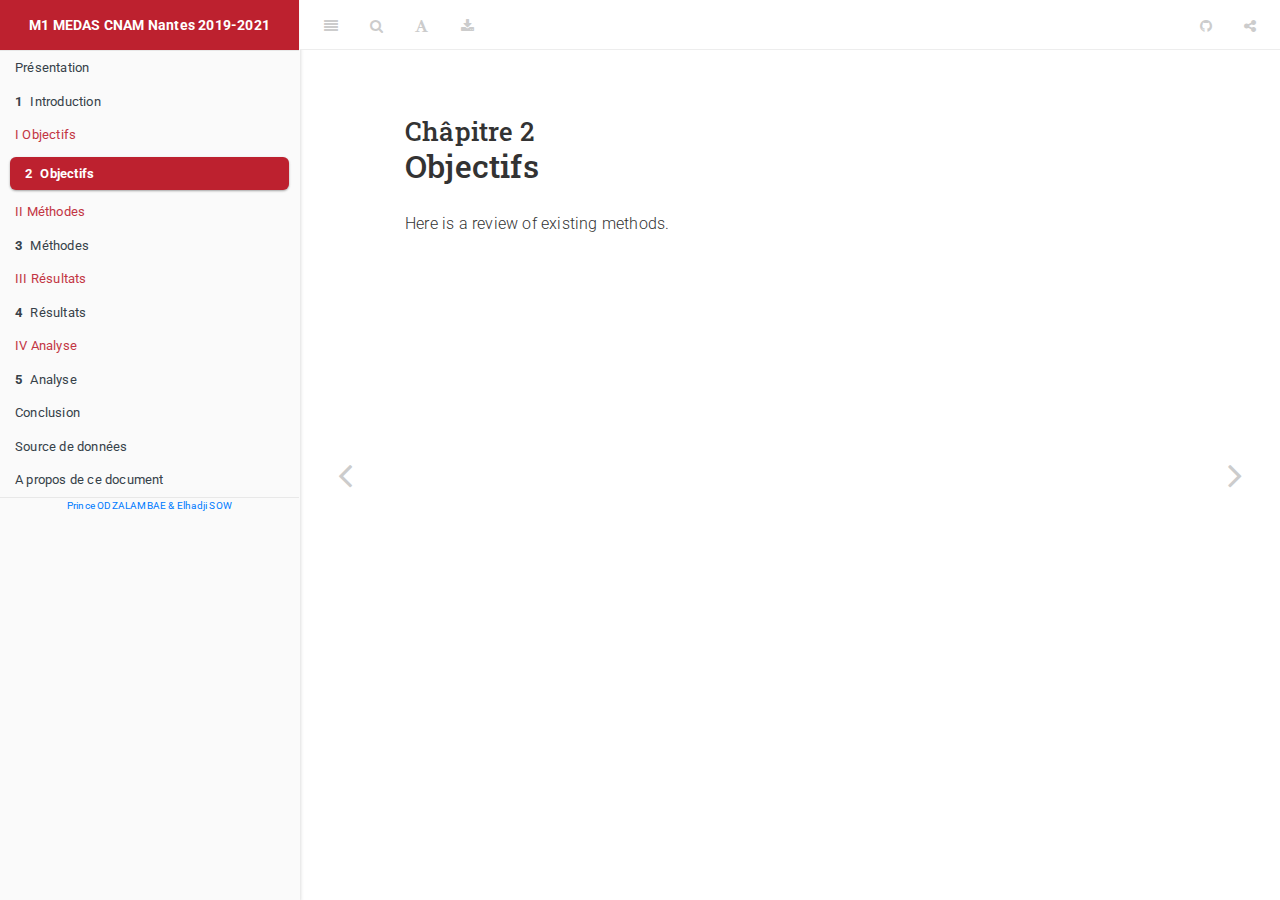
<file: projets/approches_spatiales/src/objectifs.html>
<!DOCTYPE html>
<html lang="fr" xml:lang="fr">
<head>

  <meta charset="utf-8" />
  <meta http-equiv="X-UA-Compatible" content="IE=edge" />
  <title>Châpitre 2 Objectifs | Projet Approches spatiales et temporelles des données</title>
  <meta name="description" content="Projet relatif au module Approches spatiales et temporelles des données M1 Mégadonnées et Analyse sociale du CNAM de Nantes." />
  <meta name="generator" content="bookdown 0.20 and GitBook 2.6.7" />

  <meta property="og:title" content="Châpitre 2 Objectifs | Projet Approches spatiales et temporelles des données" />
  <meta property="og:type" content="book" />
  
  
  <meta property="og:description" content="Projet relatif au module Approches spatiales et temporelles des données M1 Mégadonnées et Analyse sociale du CNAM de Nantes." />
  

  <meta name="twitter:card" content="summary" />
  <meta name="twitter:title" content="Châpitre 2 Objectifs | Projet Approches spatiales et temporelles des données" />
  
  <meta name="twitter:description" content="Projet relatif au module Approches spatiales et temporelles des données M1 Mégadonnées et Analyse sociale du CNAM de Nantes." />
  

<meta name="author" content="Prince ODZALAMBAE &amp; Elhadji SOW" />



  <meta name="viewport" content="width=device-width, initial-scale=1" />
  <meta name="apple-mobile-web-app-capable" content="yes" />
  <meta name="apple-mobile-web-app-status-bar-style" content="black" />
  
  
<link rel="prev" href="introduction.html"/>
<link rel="next" href="méthodes.html"/>
<script src="libs/jquery-2.2.3/jquery.min.js"></script>
<link href="libs/gitbook-2.6.7/css/style.css" rel="stylesheet" />
<link href="libs/gitbook-2.6.7/css/plugin-table.css" rel="stylesheet" />
<link href="libs/gitbook-2.6.7/css/plugin-bookdown.css" rel="stylesheet" />
<link href="libs/gitbook-2.6.7/css/plugin-highlight.css" rel="stylesheet" />
<link href="libs/gitbook-2.6.7/css/plugin-search.css" rel="stylesheet" />
<link href="libs/gitbook-2.6.7/css/plugin-fontsettings.css" rel="stylesheet" />
<link href="libs/gitbook-2.6.7/css/plugin-clipboard.css" rel="stylesheet" />









<script src="libs/htmlwidgets-1.5.1/htmlwidgets.js"></script>
<link href="libs/leaflet-1.3.1/leaflet.css" rel="stylesheet" />
<script src="libs/leaflet-1.3.1/leaflet.js"></script>
<link href="libs/leafletfix-1.0.0/leafletfix.css" rel="stylesheet" />
<script src="libs/Proj4Leaflet-1.0.1/proj4-compressed.js"></script>
<script src="libs/Proj4Leaflet-1.0.1/proj4leaflet.js"></script>
<link href="libs/rstudio_leaflet-1.3.1/rstudio_leaflet.css" rel="stylesheet" />
<script src="libs/leaflet-binding-2.0.3/leaflet.js"></script>
<link href="libs/dygraphs-1.1.1/dygraph.css" rel="stylesheet" />
<script src="libs/dygraphs-1.1.1/dygraph-combined.js"></script>
<script src="libs/dygraphs-1.1.1/shapes.js"></script>
<script src="libs/moment-2.8.4/moment.js"></script>
<script src="libs/moment-timezone-0.2.5/moment-timezone-with-data.js"></script>
<script src="libs/moment-fquarter-1.0.0/moment-fquarter.min.js"></script>
<script src="libs/dygraphs-binding-1.1.1.6/dygraphs.js"></script>
<script src="libs/kePrint-0.0.1/kePrint.js"></script>


<style type="text/css">
a.sourceLine { display: inline-block; line-height: 1.25; }
a.sourceLine { pointer-events: none; color: inherit; text-decoration: inherit; }
a.sourceLine:empty { height: 1.2em; }
.sourceCode { overflow: visible; }
code.sourceCode { white-space: pre; position: relative; }
pre.sourceCode { margin: 0; }
@media screen {
div.sourceCode { overflow: auto; }
}
@media print {
code.sourceCode { white-space: pre-wrap; }
a.sourceLine { text-indent: -1em; padding-left: 1em; }
}
pre.numberSource a.sourceLine
  { position: relative; left: -4em; }
pre.numberSource a.sourceLine::before
  { content: attr(title);
    position: relative; left: -1em; text-align: right; vertical-align: baseline;
    border: none; pointer-events: all; display: inline-block;
    -webkit-touch-callout: none; -webkit-user-select: none;
    -khtml-user-select: none; -moz-user-select: none;
    -ms-user-select: none; user-select: none;
    padding: 0 4px; width: 4em;
    background-color: #ffffff;
    color: #a0a0a0;
  }
pre.numberSource { margin-left: 3em; border-left: 1px solid #a0a0a0;  padding-left: 4px; }
div.sourceCode
  { color: #1f1c1b; background-color: #ffffff; }
@media screen {
a.sourceLine::before { text-decoration: underline; }
}
code span. { color: #1f1c1b; } /* Normal */
code span.al { color: #bf0303; background-color: #f7e6e6; font-weight: bold; } /* Alert */
code span.an { color: #ca60ca; } /* Annotation */
code span.at { color: #0057ae; } /* Attribute */
code span.bn { color: #b08000; } /* BaseN */
code span.bu { color: #644a9b; font-weight: bold; } /* BuiltIn */
code span.cf { color: #1f1c1b; font-weight: bold; } /* ControlFlow */
code span.ch { color: #924c9d; } /* Char */
code span.cn { color: #aa5500; } /* Constant */
code span.co { color: #898887; } /* Comment */
code span.cv { color: #0095ff; } /* CommentVar */
code span.do { color: #607880; } /* Documentation */
code span.dt { color: #0057ae; } /* DataType */
code span.dv { color: #b08000; } /* DecVal */
code span.er { color: #bf0303; text-decoration: underline; } /* Error */
code span.ex { color: #0095ff; font-weight: bold; } /* Extension */
code span.fl { color: #b08000; } /* Float */
code span.fu { color: #644a9b; } /* Function */
code span.im { color: #ff5500; } /* Import */
code span.in { color: #b08000; } /* Information */
code span.kw { color: #1f1c1b; font-weight: bold; } /* Keyword */
code span.op { color: #1f1c1b; } /* Operator */
code span.ot { color: #006e28; } /* Other */
code span.pp { color: #006e28; } /* Preprocessor */
code span.re { color: #0057ae; background-color: #e0e9f8; } /* RegionMarker */
code span.sc { color: #3daee9; } /* SpecialChar */
code span.ss { color: #ff5500; } /* SpecialString */
code span.st { color: #bf0303; } /* String */
code span.va { color: #0057ae; } /* Variable */
code span.vs { color: #bf0303; } /* VerbatimString */
code span.wa { color: #bf0303; } /* Warning */
</style>

<link rel="stylesheet" href="css\bootstrap.css" type="text/css" />
<link rel="stylesheet" href="css\bootstrap-grid.css" type="text/css" />
<link rel="stylesheet" href="css\bootstrap-reboot.css" type="text/css" />
<link rel="stylesheet" href="css\style.css" type="text/css" />
</head>

<body>



  <div class="book without-animation with-summary font-size-2 font-family-1" data-basepath=".">

    <div class="book-summary">
      <nav role="navigation">

<ul class="summary">
<li><a href="./index.html">M1 MEDAS CNAM Nantes 2019-2021</a></li>

<li class="divider"></li>
<li class="chapter" data-level="" data-path="index.html"><a href="index.html"><i class="fa fa-check"></i>Présentation</a></li>
<li class="chapter" data-level="1" data-path="introduction.html"><a href="introduction.html"><i class="fa fa-check"></i><b>1</b> Introduction</a></li>
<li class="part"><span><b>I Objectifs</b></span></li>
<li class="chapter" data-level="2" data-path="objectifs.html"><a href="objectifs.html"><i class="fa fa-check"></i><b>2</b> Objectifs</a></li>
<li class="part"><span><b>II Méthodes</b></span></li>
<li class="chapter" data-level="3" data-path="méthodes.html"><a href="méthodes.html"><i class="fa fa-check"></i><b>3</b> Méthodes</a></li>
<li class="part"><span><b>III Résultats</b></span></li>
<li class="chapter" data-level="4" data-path="résultats.html"><a href="résultats.html"><i class="fa fa-check"></i><b>4</b> Résultats</a><ul>
<li class="chapter" data-level="4.1" data-path="résultats.html"><a href="résultats.html#inputs-and-outputs"><i class="fa fa-check"></i><b>4.1</b> Inputs and Outputs</a></li>
<li class="chapter" data-level="4.2" data-path="résultats.html"><a href="résultats.html#embedded-application"><i class="fa fa-check"></i><b>4.2</b> Embedded Application</a></li>
</ul></li>
<li class="part"><span><b>IV Analyse</b></span></li>
<li class="chapter" data-level="5" data-path="analyse.html"><a href="analyse.html"><i class="fa fa-check"></i><b>5</b> Analyse</a></li>
<li class="chapter" data-level="" data-path="conclusion.html"><a href="conclusion.html"><i class="fa fa-check"></i>Conclusion</a></li>
<li class="chapter" data-level="" data-path="source-de-données.html"><a href="source-de-données.html"><i class="fa fa-check"></i>Source de données</a><ul>
<li class="chapter" data-level="5.1" data-path="source-de-données.html"><a href="source-de-données.html#mixité-sociale-diversité-sociale-des-concepts-à-la-pratique"><i class="fa fa-check"></i><b>5.1</b> Mixité sociale, diversité sociale : des concepts à la pratique</a></li>
</ul></li>
<li class="chapter" data-level="" data-path="a-propos-de-ce-document.html"><a href="a-propos-de-ce-document.html"><i class="fa fa-check"></i>A propos de ce document</a><ul>
<li class="chapter" data-level="" data-path="a-propos-de-ce-document.html"><a href="a-propos-de-ce-document.html#code-source"><i class="fa fa-check"></i>Code source</a></li>
<li class="chapter" data-level="" data-path="a-propos-de-ce-document.html"><a href="a-propos-de-ce-document.html#licence"><i class="fa fa-check"></i>Licence</a></li>
<li class="chapter" data-level="" data-path="a-propos-de-ce-document.html"><a href="a-propos-de-ce-document.html#session-info"><i class="fa fa-check"></i>Session info</a></li>
<li class="chapter" data-level="" data-path="a-propos-de-ce-document.html"><a href="a-propos-de-ce-document.html#packages"><i class="fa fa-check"></i>Packages</a></li>
<li class="chapter" data-level="" data-path="a-propos-de-ce-document.html"><a href="a-propos-de-ce-document.html#références"><i class="fa fa-check"></i>Références</a></li>
</ul></li>
<li class="divider"></li>
<center><a href="https://github.com/princeodzalasapp">Prince ODZALAMBAE & Elhadji SOW</a></center>

</ul>

      </nav>
    </div>

    <div class="book-body">
      <div class="body-inner">
        <div class="book-header" role="navigation">
          <h1>
            <i class="fa fa-circle-o-notch fa-spin"></i><a href="./">Projet Approches spatiales et temporelles des données</a>
          </h1>
        </div>

        <div class="page-wrapper" tabindex="-1" role="main">
          <div class="page-inner">

            <section class="normal" id="section-">
<div id="objectifs" class="section level1">
<h1><span class="header-section-number">Châpitre 2</span> Objectifs</h1>
<p>Here is a review of existing methods.</p>

<div style="page-break-after: always;"></div>
</div>



            </section>

          </div>
        </div>
      </div>
<a href="introduction.html" class="navigation navigation-prev " aria-label="Previous page"><i class="fa fa-angle-left"></i></a>
<a href="méthodes.html" class="navigation navigation-next " aria-label="Next page"><i class="fa fa-angle-right"></i></a>
    </div>
  </div>
<script src="libs/gitbook-2.6.7/js/app.min.js"></script>
<script src="libs/gitbook-2.6.7/js/lunr.js"></script>
<script src="libs/gitbook-2.6.7/js/clipboard.min.js"></script>
<script src="libs/gitbook-2.6.7/js/plugin-search.js"></script>
<script src="libs/gitbook-2.6.7/js/plugin-sharing.js"></script>
<script src="libs/gitbook-2.6.7/js/plugin-fontsettings.js"></script>
<script src="libs/gitbook-2.6.7/js/plugin-bookdown.js"></script>
<script src="libs/gitbook-2.6.7/js/jquery.highlight.js"></script>
<script src="libs/gitbook-2.6.7/js/plugin-clipboard.js"></script>
<script>
gitbook.require(["gitbook"], function(gitbook) {
gitbook.start({
"sharing": {
"github": true,
"facebook": false,
"twitter": false,
"linkedin": false,
"weibo": false,
"instapaper": false,
"vk": false,
"all": ["facebook", "twitter", "linkedin", "weibo", "instapaper"]
},
"fontsettings": {
"theme": "white",
"family": "sans",
"size": 2
},
"edit": {
"link": null,
"text": null
},
"history": {
"link": null,
"text": null
},
"view": {
"link": null,
"text": null
},
"download": [["files/ODZALAMBAE-SOW-2020-USID06-medas.pdf", "PDF"], ["files/ODZALAMBAE-SOW-2020-USID06-medas.epub", "EPUB"]],
"toc": {
"collapse": "section"
},
"info": false
});
});
</script>

</body>

</html>
</file>
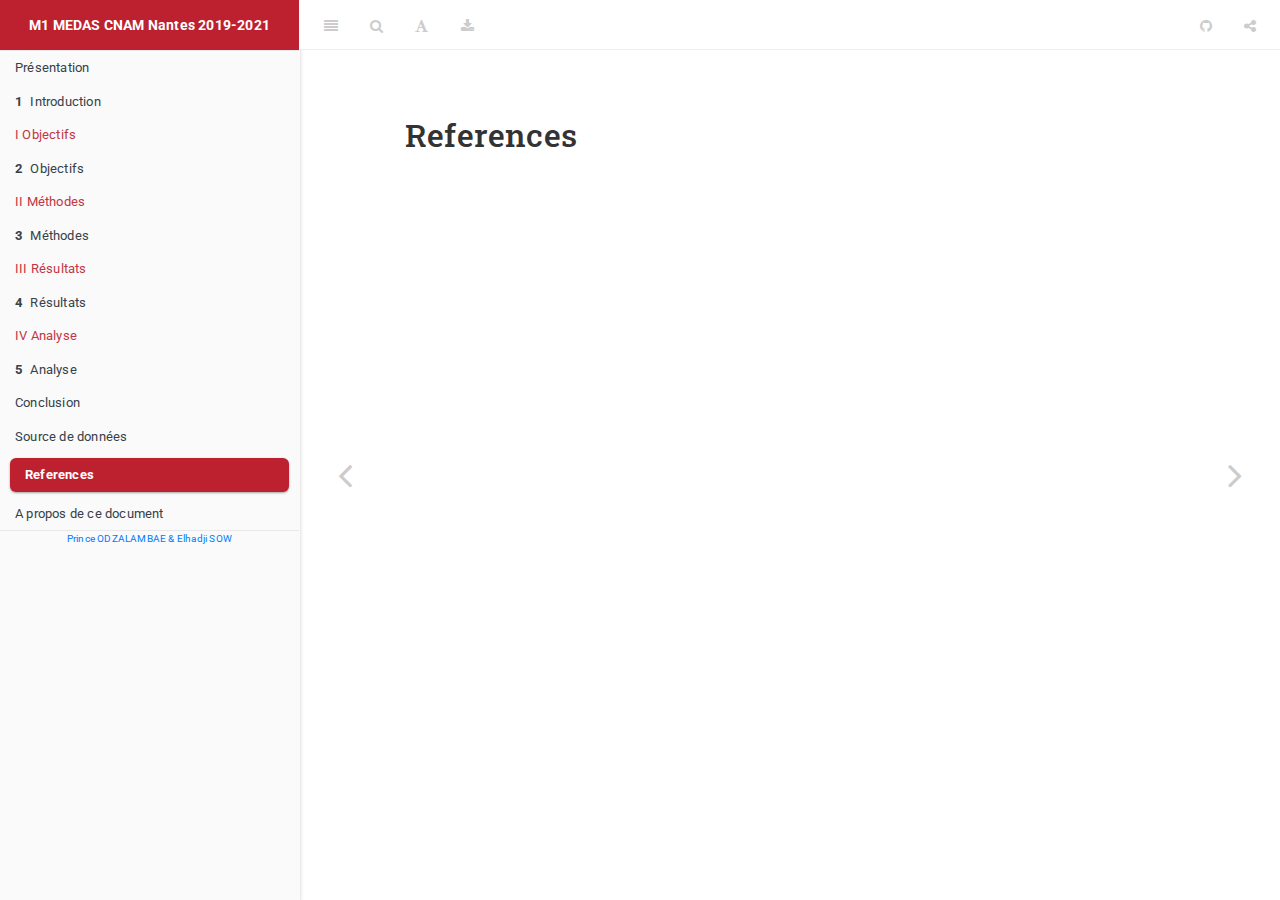
<file: projets/approches_spatiales/src/references.html>
<!DOCTYPE html>
<html lang="fr" xml:lang="fr">
<head>

  <meta charset="utf-8" />
  <meta http-equiv="X-UA-Compatible" content="IE=edge" />
  <title>References | Projet Approches spatiales et temporelles des données</title>
  <meta name="description" content="Projet relatif au module Approches spatiales et temporelles des données M1 Mégadonnées et Analyse sociale du CNAM de Nantes." />
  <meta name="generator" content="bookdown 0.20 and GitBook 2.6.7" />

  <meta property="og:title" content="References | Projet Approches spatiales et temporelles des données" />
  <meta property="og:type" content="book" />
  
  
  <meta property="og:description" content="Projet relatif au module Approches spatiales et temporelles des données M1 Mégadonnées et Analyse sociale du CNAM de Nantes." />
  

  <meta name="twitter:card" content="summary" />
  <meta name="twitter:title" content="References | Projet Approches spatiales et temporelles des données" />
  
  <meta name="twitter:description" content="Projet relatif au module Approches spatiales et temporelles des données M1 Mégadonnées et Analyse sociale du CNAM de Nantes." />
  

<meta name="author" content="Prince ODZALAMBAE &amp; Elhadji SOW" />



  <meta name="viewport" content="width=device-width, initial-scale=1" />
  <meta name="apple-mobile-web-app-capable" content="yes" />
  <meta name="apple-mobile-web-app-status-bar-style" content="black" />
  
  
<link rel="prev" href="source-de-données.html"/>
<link rel="next" href="a-propos-de-ce-document.html"/>
<script src="libs/jquery-2.2.3/jquery.min.js"></script>
<link href="libs/gitbook-2.6.7/css/style.css" rel="stylesheet" />
<link href="libs/gitbook-2.6.7/css/plugin-table.css" rel="stylesheet" />
<link href="libs/gitbook-2.6.7/css/plugin-bookdown.css" rel="stylesheet" />
<link href="libs/gitbook-2.6.7/css/plugin-highlight.css" rel="stylesheet" />
<link href="libs/gitbook-2.6.7/css/plugin-search.css" rel="stylesheet" />
<link href="libs/gitbook-2.6.7/css/plugin-fontsettings.css" rel="stylesheet" />
<link href="libs/gitbook-2.6.7/css/plugin-clipboard.css" rel="stylesheet" />









<script src="libs/htmlwidgets-1.5.1/htmlwidgets.js"></script>
<link href="libs/leaflet-1.3.1/leaflet.css" rel="stylesheet" />
<script src="libs/leaflet-1.3.1/leaflet.js"></script>
<link href="libs/leafletfix-1.0.0/leafletfix.css" rel="stylesheet" />
<script src="libs/Proj4Leaflet-1.0.1/proj4-compressed.js"></script>
<script src="libs/Proj4Leaflet-1.0.1/proj4leaflet.js"></script>
<link href="libs/rstudio_leaflet-1.3.1/rstudio_leaflet.css" rel="stylesheet" />
<script src="libs/leaflet-binding-2.0.3/leaflet.js"></script>
<link href="libs/dygraphs-1.1.1/dygraph.css" rel="stylesheet" />
<script src="libs/dygraphs-1.1.1/dygraph-combined.js"></script>
<script src="libs/dygraphs-1.1.1/shapes.js"></script>
<script src="libs/moment-2.8.4/moment.js"></script>
<script src="libs/moment-timezone-0.2.5/moment-timezone-with-data.js"></script>
<script src="libs/moment-fquarter-1.0.0/moment-fquarter.min.js"></script>
<script src="libs/dygraphs-binding-1.1.1.6/dygraphs.js"></script>
<script src="libs/kePrint-0.0.1/kePrint.js"></script>


<style type="text/css">
a.sourceLine { display: inline-block; line-height: 1.25; }
a.sourceLine { pointer-events: none; color: inherit; text-decoration: inherit; }
a.sourceLine:empty { height: 1.2em; }
.sourceCode { overflow: visible; }
code.sourceCode { white-space: pre; position: relative; }
pre.sourceCode { margin: 0; }
@media screen {
div.sourceCode { overflow: auto; }
}
@media print {
code.sourceCode { white-space: pre-wrap; }
a.sourceLine { text-indent: -1em; padding-left: 1em; }
}
pre.numberSource a.sourceLine
  { position: relative; left: -4em; }
pre.numberSource a.sourceLine::before
  { content: attr(title);
    position: relative; left: -1em; text-align: right; vertical-align: baseline;
    border: none; pointer-events: all; display: inline-block;
    -webkit-touch-callout: none; -webkit-user-select: none;
    -khtml-user-select: none; -moz-user-select: none;
    -ms-user-select: none; user-select: none;
    padding: 0 4px; width: 4em;
    background-color: #ffffff;
    color: #a0a0a0;
  }
pre.numberSource { margin-left: 3em; border-left: 1px solid #a0a0a0;  padding-left: 4px; }
div.sourceCode
  { color: #1f1c1b; background-color: #ffffff; }
@media screen {
a.sourceLine::before { text-decoration: underline; }
}
code span. { color: #1f1c1b; } /* Normal */
code span.al { color: #bf0303; background-color: #f7e6e6; font-weight: bold; } /* Alert */
code span.an { color: #ca60ca; } /* Annotation */
code span.at { color: #0057ae; } /* Attribute */
code span.bn { color: #b08000; } /* BaseN */
code span.bu { color: #644a9b; font-weight: bold; } /* BuiltIn */
code span.cf { color: #1f1c1b; font-weight: bold; } /* ControlFlow */
code span.ch { color: #924c9d; } /* Char */
code span.cn { color: #aa5500; } /* Constant */
code span.co { color: #898887; } /* Comment */
code span.cv { color: #0095ff; } /* CommentVar */
code span.do { color: #607880; } /* Documentation */
code span.dt { color: #0057ae; } /* DataType */
code span.dv { color: #b08000; } /* DecVal */
code span.er { color: #bf0303; text-decoration: underline; } /* Error */
code span.ex { color: #0095ff; font-weight: bold; } /* Extension */
code span.fl { color: #b08000; } /* Float */
code span.fu { color: #644a9b; } /* Function */
code span.im { color: #ff5500; } /* Import */
code span.in { color: #b08000; } /* Information */
code span.kw { color: #1f1c1b; font-weight: bold; } /* Keyword */
code span.op { color: #1f1c1b; } /* Operator */
code span.ot { color: #006e28; } /* Other */
code span.pp { color: #006e28; } /* Preprocessor */
code span.re { color: #0057ae; background-color: #e0e9f8; } /* RegionMarker */
code span.sc { color: #3daee9; } /* SpecialChar */
code span.ss { color: #ff5500; } /* SpecialString */
code span.st { color: #bf0303; } /* String */
code span.va { color: #0057ae; } /* Variable */
code span.vs { color: #bf0303; } /* VerbatimString */
code span.wa { color: #bf0303; } /* Warning */
</style>

<link rel="stylesheet" href="css\bootstrap.css" type="text/css" />
<link rel="stylesheet" href="css\bootstrap-grid.css" type="text/css" />
<link rel="stylesheet" href="css\bootstrap-reboot.css" type="text/css" />
<link rel="stylesheet" href="css\style.css" type="text/css" />
</head>

<body>



  <div class="book without-animation with-summary font-size-2 font-family-1" data-basepath=".">

    <div class="book-summary">
      <nav role="navigation">

<ul class="summary">
<li><a href="./index.html">M1 MEDAS CNAM Nantes 2019-2021</a></li>

<li class="divider"></li>
<li class="chapter" data-level="" data-path="index.html"><a href="index.html"><i class="fa fa-check"></i>Présentation</a></li>
<li class="chapter" data-level="1" data-path="introduction.html"><a href="introduction.html"><i class="fa fa-check"></i><b>1</b> Introduction</a></li>
<li class="part"><span><b>I Objectifs</b></span></li>
<li class="chapter" data-level="2" data-path="objectifs.html"><a href="objectifs.html"><i class="fa fa-check"></i><b>2</b> Objectifs</a></li>
<li class="part"><span><b>II Méthodes</b></span></li>
<li class="chapter" data-level="3" data-path="méthodes.html"><a href="méthodes.html"><i class="fa fa-check"></i><b>3</b> Méthodes</a></li>
<li class="part"><span><b>III Résultats</b></span></li>
<li class="chapter" data-level="4" data-path="résultats.html"><a href="résultats.html"><i class="fa fa-check"></i><b>4</b> Résultats</a><ul>
<li class="chapter" data-level="4.1" data-path="résultats.html"><a href="résultats.html#inputs-and-outputs"><i class="fa fa-check"></i><b>4.1</b> Inputs and Outputs</a></li>
<li class="chapter" data-level="4.2" data-path="résultats.html"><a href="résultats.html#embedded-application"><i class="fa fa-check"></i><b>4.2</b> Embedded Application</a></li>
</ul></li>
<li class="part"><span><b>IV Analyse</b></span></li>
<li class="chapter" data-level="5" data-path="analyse.html"><a href="analyse.html"><i class="fa fa-check"></i><b>5</b> Analyse</a></li>
<li class="chapter" data-level="" data-path="conclusion.html"><a href="conclusion.html"><i class="fa fa-check"></i>Conclusion</a></li>
<li class="chapter" data-level="" data-path="source-de-données.html"><a href="source-de-données.html"><i class="fa fa-check"></i>Source de données</a><ul>
<li class="chapter" data-level="5.1" data-path="source-de-données.html"><a href="source-de-données.html#mixité-sociale-diversité-sociale-des-concepts-à-la-pratique"><i class="fa fa-check"></i><b>5.1</b> Mixité sociale, diversité sociale : des concepts à la pratique</a></li>
</ul></li>
<li class="chapter" data-level="" data-path="references.html"><a href="references.html"><i class="fa fa-check"></i>References</a></li>
<li class="chapter" data-level="" data-path="a-propos-de-ce-document.html"><a href="a-propos-de-ce-document.html"><i class="fa fa-check"></i>A propos de ce document</a><ul>
<li class="chapter" data-level="" data-path="a-propos-de-ce-document.html"><a href="a-propos-de-ce-document.html#code-source"><i class="fa fa-check"></i>Code source</a></li>
<li class="chapter" data-level="" data-path="a-propos-de-ce-document.html"><a href="a-propos-de-ce-document.html#licence"><i class="fa fa-check"></i>Licence</a></li>
<li class="chapter" data-level="" data-path="a-propos-de-ce-document.html"><a href="a-propos-de-ce-document.html#session-info"><i class="fa fa-check"></i>Session info</a></li>
<li class="chapter" data-level="" data-path="a-propos-de-ce-document.html"><a href="a-propos-de-ce-document.html#packages"><i class="fa fa-check"></i>Packages</a></li>
<li class="chapter" data-level="" data-path="a-propos-de-ce-document.html"><a href="a-propos-de-ce-document.html#références"><i class="fa fa-check"></i>Références</a></li>
</ul></li>
<li class="divider"></li>
<center><a href="https://github.com/princeodzalasapp">Prince ODZALAMBAE & Elhadji SOW</a></center>

</ul>

      </nav>
    </div>

    <div class="book-body">
      <div class="body-inner">
        <div class="book-header" role="navigation">
          <h1>
            <i class="fa fa-circle-o-notch fa-spin"></i><a href="./">Projet Approches spatiales et temporelles des données</a>
          </h1>
        </div>

        <div class="page-wrapper" tabindex="-1" role="main">
          <div class="page-inner">

            <section class="normal" id="section-">
<div id="references" class="section level1 unnumbered">
<h1>References</h1>

</div>
            </section>

          </div>
        </div>
      </div>
<a href="source-de-données.html" class="navigation navigation-prev " aria-label="Previous page"><i class="fa fa-angle-left"></i></a>
<a href="a-propos-de-ce-document.html" class="navigation navigation-next " aria-label="Next page"><i class="fa fa-angle-right"></i></a>
    </div>
  </div>
<script src="libs/gitbook-2.6.7/js/app.min.js"></script>
<script src="libs/gitbook-2.6.7/js/lunr.js"></script>
<script src="libs/gitbook-2.6.7/js/clipboard.min.js"></script>
<script src="libs/gitbook-2.6.7/js/plugin-search.js"></script>
<script src="libs/gitbook-2.6.7/js/plugin-sharing.js"></script>
<script src="libs/gitbook-2.6.7/js/plugin-fontsettings.js"></script>
<script src="libs/gitbook-2.6.7/js/plugin-bookdown.js"></script>
<script src="libs/gitbook-2.6.7/js/jquery.highlight.js"></script>
<script src="libs/gitbook-2.6.7/js/plugin-clipboard.js"></script>
<script>
gitbook.require(["gitbook"], function(gitbook) {
gitbook.start({
"sharing": {
"github": true,
"facebook": false,
"twitter": false,
"linkedin": false,
"weibo": false,
"instapaper": false,
"vk": false,
"all": ["facebook", "twitter", "linkedin", "weibo", "instapaper"]
},
"fontsettings": {
"theme": "white",
"family": "sans",
"size": 2
},
"edit": {
"link": null,
"text": null
},
"history": {
"link": null,
"text": null
},
"view": {
"link": null,
"text": null
},
"download": [["files/ODZALAMBAE-SOW-2020-USID06-medas.pdf", "PDF"], ["files/ODZALAMBAE-SOW-2020-USID06-medas.epub", "EPUB"]],
"toc": {
"collapse": "section"
},
"info": false
});
});
</script>

</body>

</html>
</file>
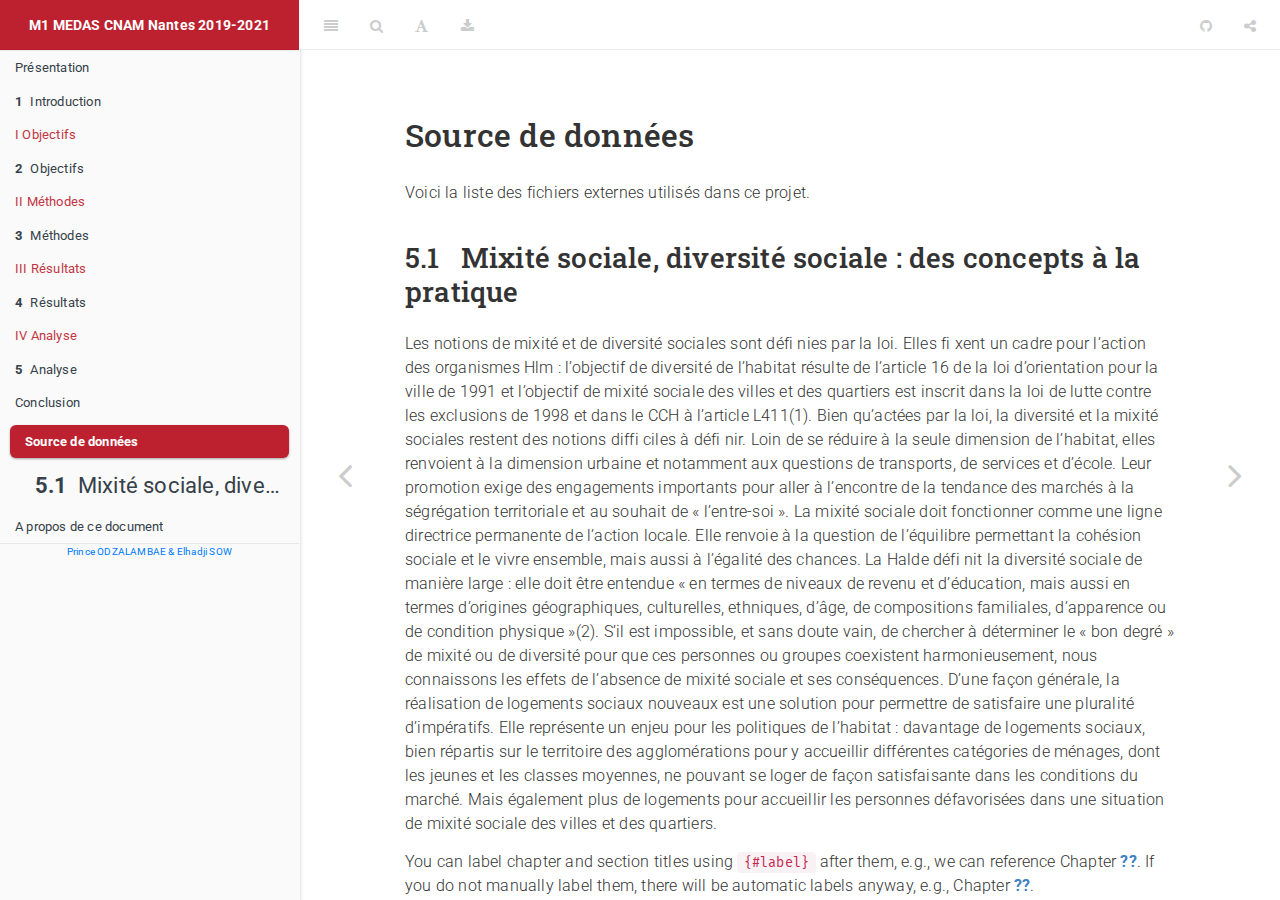
<file: projets/approches_spatiales/src/source-de-données.html>
<!DOCTYPE html>
<html lang="fr" xml:lang="fr">
<head>

  <meta charset="utf-8" />
  <meta http-equiv="X-UA-Compatible" content="IE=edge" />
  <title>Source de données | Projet Approches spatiales et temporelles des données</title>
  <meta name="description" content="Projet relatif au module Approches spatiales et temporelles des données M1 Mégadonnées et Analyse sociale du CNAM de Nantes." />
  <meta name="generator" content="bookdown 0.20 and GitBook 2.6.7" />

  <meta property="og:title" content="Source de données | Projet Approches spatiales et temporelles des données" />
  <meta property="og:type" content="book" />
  
  
  <meta property="og:description" content="Projet relatif au module Approches spatiales et temporelles des données M1 Mégadonnées et Analyse sociale du CNAM de Nantes." />
  

  <meta name="twitter:card" content="summary" />
  <meta name="twitter:title" content="Source de données | Projet Approches spatiales et temporelles des données" />
  
  <meta name="twitter:description" content="Projet relatif au module Approches spatiales et temporelles des données M1 Mégadonnées et Analyse sociale du CNAM de Nantes." />
  

<meta name="author" content="Prince ODZALAMBAE &amp; Elhadji SOW" />



  <meta name="viewport" content="width=device-width, initial-scale=1" />
  <meta name="apple-mobile-web-app-capable" content="yes" />
  <meta name="apple-mobile-web-app-status-bar-style" content="black" />
  
  
<link rel="prev" href="conclusion.html"/>
<link rel="next" href="a-propos-de-ce-document.html"/>
<script src="libs/jquery-2.2.3/jquery.min.js"></script>
<link href="libs/gitbook-2.6.7/css/style.css" rel="stylesheet" />
<link href="libs/gitbook-2.6.7/css/plugin-table.css" rel="stylesheet" />
<link href="libs/gitbook-2.6.7/css/plugin-bookdown.css" rel="stylesheet" />
<link href="libs/gitbook-2.6.7/css/plugin-highlight.css" rel="stylesheet" />
<link href="libs/gitbook-2.6.7/css/plugin-search.css" rel="stylesheet" />
<link href="libs/gitbook-2.6.7/css/plugin-fontsettings.css" rel="stylesheet" />
<link href="libs/gitbook-2.6.7/css/plugin-clipboard.css" rel="stylesheet" />









<script src="libs/htmlwidgets-1.5.1/htmlwidgets.js"></script>
<link href="libs/leaflet-1.3.1/leaflet.css" rel="stylesheet" />
<script src="libs/leaflet-1.3.1/leaflet.js"></script>
<link href="libs/leafletfix-1.0.0/leafletfix.css" rel="stylesheet" />
<script src="libs/Proj4Leaflet-1.0.1/proj4-compressed.js"></script>
<script src="libs/Proj4Leaflet-1.0.1/proj4leaflet.js"></script>
<link href="libs/rstudio_leaflet-1.3.1/rstudio_leaflet.css" rel="stylesheet" />
<script src="libs/leaflet-binding-2.0.3/leaflet.js"></script>
<link href="libs/dygraphs-1.1.1/dygraph.css" rel="stylesheet" />
<script src="libs/dygraphs-1.1.1/dygraph-combined.js"></script>
<script src="libs/dygraphs-1.1.1/shapes.js"></script>
<script src="libs/moment-2.8.4/moment.js"></script>
<script src="libs/moment-timezone-0.2.5/moment-timezone-with-data.js"></script>
<script src="libs/moment-fquarter-1.0.0/moment-fquarter.min.js"></script>
<script src="libs/dygraphs-binding-1.1.1.6/dygraphs.js"></script>
<script src="libs/kePrint-0.0.1/kePrint.js"></script>


<style type="text/css">
a.sourceLine { display: inline-block; line-height: 1.25; }
a.sourceLine { pointer-events: none; color: inherit; text-decoration: inherit; }
a.sourceLine:empty { height: 1.2em; }
.sourceCode { overflow: visible; }
code.sourceCode { white-space: pre; position: relative; }
pre.sourceCode { margin: 0; }
@media screen {
div.sourceCode { overflow: auto; }
}
@media print {
code.sourceCode { white-space: pre-wrap; }
a.sourceLine { text-indent: -1em; padding-left: 1em; }
}
pre.numberSource a.sourceLine
  { position: relative; left: -4em; }
pre.numberSource a.sourceLine::before
  { content: attr(title);
    position: relative; left: -1em; text-align: right; vertical-align: baseline;
    border: none; pointer-events: all; display: inline-block;
    -webkit-touch-callout: none; -webkit-user-select: none;
    -khtml-user-select: none; -moz-user-select: none;
    -ms-user-select: none; user-select: none;
    padding: 0 4px; width: 4em;
    background-color: #ffffff;
    color: #a0a0a0;
  }
pre.numberSource { margin-left: 3em; border-left: 1px solid #a0a0a0;  padding-left: 4px; }
div.sourceCode
  { color: #1f1c1b; background-color: #ffffff; }
@media screen {
a.sourceLine::before { text-decoration: underline; }
}
code span. { color: #1f1c1b; } /* Normal */
code span.al { color: #bf0303; background-color: #f7e6e6; font-weight: bold; } /* Alert */
code span.an { color: #ca60ca; } /* Annotation */
code span.at { color: #0057ae; } /* Attribute */
code span.bn { color: #b08000; } /* BaseN */
code span.bu { color: #644a9b; font-weight: bold; } /* BuiltIn */
code span.cf { color: #1f1c1b; font-weight: bold; } /* ControlFlow */
code span.ch { color: #924c9d; } /* Char */
code span.cn { color: #aa5500; } /* Constant */
code span.co { color: #898887; } /* Comment */
code span.cv { color: #0095ff; } /* CommentVar */
code span.do { color: #607880; } /* Documentation */
code span.dt { color: #0057ae; } /* DataType */
code span.dv { color: #b08000; } /* DecVal */
code span.er { color: #bf0303; text-decoration: underline; } /* Error */
code span.ex { color: #0095ff; font-weight: bold; } /* Extension */
code span.fl { color: #b08000; } /* Float */
code span.fu { color: #644a9b; } /* Function */
code span.im { color: #ff5500; } /* Import */
code span.in { color: #b08000; } /* Information */
code span.kw { color: #1f1c1b; font-weight: bold; } /* Keyword */
code span.op { color: #1f1c1b; } /* Operator */
code span.ot { color: #006e28; } /* Other */
code span.pp { color: #006e28; } /* Preprocessor */
code span.re { color: #0057ae; background-color: #e0e9f8; } /* RegionMarker */
code span.sc { color: #3daee9; } /* SpecialChar */
code span.ss { color: #ff5500; } /* SpecialString */
code span.st { color: #bf0303; } /* String */
code span.va { color: #0057ae; } /* Variable */
code span.vs { color: #bf0303; } /* VerbatimString */
code span.wa { color: #bf0303; } /* Warning */
</style>

<link rel="stylesheet" href="css\bootstrap.css" type="text/css" />
<link rel="stylesheet" href="css\bootstrap-grid.css" type="text/css" />
<link rel="stylesheet" href="css\bootstrap-reboot.css" type="text/css" />
<link rel="stylesheet" href="css\style.css" type="text/css" />
</head>

<body>



  <div class="book without-animation with-summary font-size-2 font-family-1" data-basepath=".">

    <div class="book-summary">
      <nav role="navigation">

<ul class="summary">
<li><a href="./index.html">M1 MEDAS CNAM Nantes 2019-2021</a></li>

<li class="divider"></li>
<li class="chapter" data-level="" data-path="index.html"><a href="index.html"><i class="fa fa-check"></i>Présentation</a></li>
<li class="chapter" data-level="1" data-path="introduction.html"><a href="introduction.html"><i class="fa fa-check"></i><b>1</b> Introduction</a></li>
<li class="part"><span><b>I Objectifs</b></span></li>
<li class="chapter" data-level="2" data-path="objectifs.html"><a href="objectifs.html"><i class="fa fa-check"></i><b>2</b> Objectifs</a></li>
<li class="part"><span><b>II Méthodes</b></span></li>
<li class="chapter" data-level="3" data-path="méthodes.html"><a href="méthodes.html"><i class="fa fa-check"></i><b>3</b> Méthodes</a></li>
<li class="part"><span><b>III Résultats</b></span></li>
<li class="chapter" data-level="4" data-path="résultats.html"><a href="résultats.html"><i class="fa fa-check"></i><b>4</b> Résultats</a><ul>
<li class="chapter" data-level="4.1" data-path="résultats.html"><a href="résultats.html#inputs-and-outputs"><i class="fa fa-check"></i><b>4.1</b> Inputs and Outputs</a></li>
<li class="chapter" data-level="4.2" data-path="résultats.html"><a href="résultats.html#embedded-application"><i class="fa fa-check"></i><b>4.2</b> Embedded Application</a></li>
</ul></li>
<li class="part"><span><b>IV Analyse</b></span></li>
<li class="chapter" data-level="5" data-path="analyse.html"><a href="analyse.html"><i class="fa fa-check"></i><b>5</b> Analyse</a></li>
<li class="chapter" data-level="" data-path="conclusion.html"><a href="conclusion.html"><i class="fa fa-check"></i>Conclusion</a></li>
<li class="chapter" data-level="" data-path="source-de-données.html"><a href="source-de-données.html"><i class="fa fa-check"></i>Source de données</a><ul>
<li class="chapter" data-level="5.1" data-path="source-de-données.html"><a href="source-de-données.html#mixité-sociale-diversité-sociale-des-concepts-à-la-pratique"><i class="fa fa-check"></i><b>5.1</b> Mixité sociale, diversité sociale : des concepts à la pratique</a></li>
</ul></li>
<li class="chapter" data-level="" data-path="a-propos-de-ce-document.html"><a href="a-propos-de-ce-document.html"><i class="fa fa-check"></i>A propos de ce document</a><ul>
<li class="chapter" data-level="" data-path="a-propos-de-ce-document.html"><a href="a-propos-de-ce-document.html#code-source"><i class="fa fa-check"></i>Code source</a></li>
<li class="chapter" data-level="" data-path="a-propos-de-ce-document.html"><a href="a-propos-de-ce-document.html#licence"><i class="fa fa-check"></i>Licence</a></li>
<li class="chapter" data-level="" data-path="a-propos-de-ce-document.html"><a href="a-propos-de-ce-document.html#session-info"><i class="fa fa-check"></i>Session info</a></li>
<li class="chapter" data-level="" data-path="a-propos-de-ce-document.html"><a href="a-propos-de-ce-document.html#packages"><i class="fa fa-check"></i>Packages</a></li>
<li class="chapter" data-level="" data-path="a-propos-de-ce-document.html"><a href="a-propos-de-ce-document.html#références"><i class="fa fa-check"></i>Références</a></li>
</ul></li>
<li class="divider"></li>
<center><a href="https://github.com/princeodzalasapp">Prince ODZALAMBAE & Elhadji SOW</a></center>

</ul>

      </nav>
    </div>

    <div class="book-body">
      <div class="body-inner">
        <div class="book-header" role="navigation">
          <h1>
            <i class="fa fa-circle-o-notch fa-spin"></i><a href="./">Projet Approches spatiales et temporelles des données</a>
          </h1>
        </div>

        <div class="page-wrapper" tabindex="-1" role="main">
          <div class="page-inner">

            <section class="normal" id="section-">
<div id="source-de-données" class="section level1 unnumbered">
<h1>Source de données</h1>
<p>Voici la liste des fichiers externes utilisés dans ce projet.</p>
<div id="mixité-sociale-diversité-sociale-des-concepts-à-la-pratique" class="section level2">
<h2><span class="header-section-number">5.1</span> Mixité sociale, diversité sociale : des concepts à la pratique</h2>
<p>Les notions de mixité et de diversité sociales
sont défi nies par la loi. Elles fi xent un cadre
pour l’action des organismes Hlm : l’objectif de
diversité de l’habitat résulte de l’article 16 de la
loi d’orientation pour la ville de 1991 et l’objectif
de mixité sociale des villes et des quartiers est
inscrit dans la loi de lutte contre les exclusions
de 1998 et dans le CCH à l’article L411(1).
Bien qu’actées par la loi, la diversité et la mixité
sociales restent des notions diffi ciles à défi nir.
Loin de se réduire à la seule dimension de
l’habitat, elles renvoient à la dimension urbaine
et notamment aux questions de transports, de
services et d’école. Leur promotion exige des
engagements importants pour aller à l’encontre
de la tendance des marchés à la ségrégation
territoriale et au souhait de « l’entre-soi ».
La mixité sociale doit fonctionner comme
une ligne directrice permanente de l’action
locale. Elle renvoie à la question de l’équilibre
permettant la cohésion sociale et le vivre
ensemble, mais aussi à l’égalité des chances.
La Halde défi nit la diversité sociale de manière
large : elle doit être entendue « en termes de
niveaux de revenu et d’éducation, mais aussi en
termes d’origines géographiques, culturelles,
ethniques, d’âge, de compositions familiales,
d’apparence ou de condition physique »(2).
S’il est impossible, et sans doute vain, de
chercher à déterminer le « bon degré » de mixité
ou de diversité pour que ces personnes ou
groupes coexistent harmonieusement, nous
connaissons les effets de l’absence de mixité
sociale et ses conséquences.
D’une façon générale, la réalisation de logements
sociaux nouveaux est une solution pour
permettre de satisfaire une pluralité d’impératifs.
Elle représente un enjeu pour les politiques de
l’habitat : davantage de logements sociaux, bien
répartis sur le territoire des agglomérations pour
y accueillir différentes catégories de ménages,
dont les jeunes et les classes moyennes, ne
pouvant se loger de façon satisfaisante dans
les conditions du marché. Mais également plus
de logements pour accueillir les personnes
défavorisées dans une situation de mixité sociale
des villes et des quartiers.</p>
<p>You can label chapter and section titles using <code>{#label}</code> after them, e.g., we can reference Chapter <a href="#sommaire"><strong>??</strong></a>. If you do not manually label them, there will be automatic labels anyway, e.g., Chapter <a href="#methodes"><strong>??</strong></a>.</p>
<p><a href="https://www.metropolitiques.eu/Logement-social-et-application-de-la-loi-SRU-la-lettre-plutot-que-l-esprit.html" class="uri">https://www.metropolitiques.eu/Logement-social-et-application-de-la-loi-SRU-la-lettre-plutot-que-l-esprit.html</a></p>
<p>Figures and tables with captions will be placed in <code>figure</code> and <code>table</code> environments, respectively.</p>

</div>
</div>
            </section>

          </div>
        </div>
      </div>
<a href="conclusion.html" class="navigation navigation-prev " aria-label="Previous page"><i class="fa fa-angle-left"></i></a>
<a href="a-propos-de-ce-document.html" class="navigation navigation-next " aria-label="Next page"><i class="fa fa-angle-right"></i></a>
    </div>
  </div>
<script src="libs/gitbook-2.6.7/js/app.min.js"></script>
<script src="libs/gitbook-2.6.7/js/lunr.js"></script>
<script src="libs/gitbook-2.6.7/js/clipboard.min.js"></script>
<script src="libs/gitbook-2.6.7/js/plugin-search.js"></script>
<script src="libs/gitbook-2.6.7/js/plugin-sharing.js"></script>
<script src="libs/gitbook-2.6.7/js/plugin-fontsettings.js"></script>
<script src="libs/gitbook-2.6.7/js/plugin-bookdown.js"></script>
<script src="libs/gitbook-2.6.7/js/jquery.highlight.js"></script>
<script src="libs/gitbook-2.6.7/js/plugin-clipboard.js"></script>
<script>
gitbook.require(["gitbook"], function(gitbook) {
gitbook.start({
"sharing": {
"github": true,
"facebook": false,
"twitter": false,
"linkedin": false,
"weibo": false,
"instapaper": false,
"vk": false,
"all": ["facebook", "twitter", "linkedin", "weibo", "instapaper"]
},
"fontsettings": {
"theme": "white",
"family": "sans",
"size": 2
},
"edit": {
"link": null,
"text": null
},
"history": {
"link": null,
"text": null
},
"view": {
"link": null,
"text": null
},
"download": [["files/ODZALAMBAE-SOW-2020-USID06-medas.pdf", "PDF"], ["files/ODZALAMBAE-SOW-2020-USID06-medas.epub", "EPUB"]],
"toc": {
"collapse": "section"
},
"info": false
});
});
</script>

</body>

</html>
</file>
<file: projets/approches_spatiales/src/libs/gitbook-2.6.7/css/plugin-table.css>
.book .book-body .page-wrapper .page-inner section.normal table{display:table;width:100%;border-collapse:collapse;border-spacing:0;overflow:auto}.book .book-body .page-wrapper .page-inner section.normal table td,.book .book-body .page-wrapper .page-inner section.normal table th{padding:6px 13px;border:1px solid #ddd}.book .book-body .page-wrapper .page-inner section.normal table tr{background-color:#fff;border-top:1px solid #ccc}.book .book-body .page-wrapper .page-inner section.normal table tr:nth-child(2n){background-color:#f8f8f8}.book .book-body .page-wrapper .page-inner section.normal table th{font-weight:700}
</file>
<file: projets/approches_spatiales/src/libs/gitbook-2.6.7/css/plugin-bookdown.css>
.book .book-header h1 {
  padding-left: 20px;
  padding-right: 20px;
}
.book .book-header.fixed {
  position: fixed;
  right: 0;
  top: 0;
  left: 0;
  border-bottom: 1px solid rgba(0,0,0,.07);
}
span.search-highlight {
  background-color: #ffff88;
}
@media (min-width: 600px) {
  .book.with-summary .book-header.fixed {
    left: 300px;
  }
}
@media (max-width: 1240px) {
  .book .book-body.fixed {
    top: 50px;
  }
  .book .book-body.fixed .body-inner {
    top: auto;
  }
}
@media (max-width: 600px) {
  .book.with-summary .book-header.fixed {
    left: calc(100% - 60px);
    min-width: 300px;
  }
  .book.with-summary .book-body {
    transform: none;
    left: calc(100% - 60px);
    min-width: 300px;
  }
  .book .book-body.fixed {
    top: 0;
  }
}

.book .book-body.fixed .body-inner {
  top: 50px;
}
.book .book-body .page-wrapper .page-inner section.normal sub, .book .book-body .page-wrapper .page-inner section.normal sup {
  font-size: 85%;
}

@media print {
  .book .book-summary, .book .book-body .book-header, .fa {
    display: none !important;
  }
  .book .book-body.fixed {
    left: 0px;
  }
  .book .book-body,.book .book-body .body-inner, .book.with-summary {
    overflow: visible !important;
  }
}
.kable_wrapper {
  border-spacing: 20px 0;
  border-collapse: separate;
  border: none;
  margin: auto;
}
.kable_wrapper > tbody > tr > td {
  vertical-align: top;
}
.book .book-body .page-wrapper .page-inner section.normal table tr.header {
  border-top-width: 2px;
}
.book .book-body .page-wrapper .page-inner section.normal table tr:last-child td {
  border-bottom-width: 2px;
}
.book .book-body .page-wrapper .page-inner section.normal table td, .book .book-body .page-wrapper .page-inner section.normal table th {
  border-left: none;
  border-right: none;
}
.book .book-body .page-wrapper .page-inner section.normal table.kable_wrapper > tbody > tr, .book .book-body .page-wrapper .page-inner section.normal table.kable_wrapper > tbody > tr > td {
  border-top: none;
}
.book .book-body .page-wrapper .page-inner section.normal table.kable_wrapper > tbody > tr:last-child > td {
    border-bottom: none;
}

div.theorem, div.lemma, div.corollary, div.proposition, div.conjecture {
  font-style: italic;
}
span.theorem, span.lemma, span.corollary, span.proposition, span.conjecture {
  font-style: normal;
}
div.proof:after {
  content: "\25a2";
  float: right;
}
.header-section-number {
  padding-right: .5em;
}
</file>
<file: projets/approches_spatiales/src/libs/gitbook-2.6.7/css/plugin-highlight.css>
.book .book-body .page-wrapper .page-inner section.normal pre,
.book .book-body .page-wrapper .page-inner section.normal code {
  /* http://jmblog.github.com/color-themes-for-google-code-highlightjs */
  /* Tomorrow Comment */
  /* Tomorrow Red */
  /* Tomorrow Orange */
  /* Tomorrow Yellow */
  /* Tomorrow Green */
  /* Tomorrow Aqua */
  /* Tomorrow Blue */
  /* Tomorrow Purple */
}
.book .book-body .page-wrapper .page-inner section.normal pre .hljs-comment,
.book .book-body .page-wrapper .page-inner section.normal code .hljs-comment,
.book .book-body .page-wrapper .page-inner section.normal pre .hljs-title,
.book .book-body .page-wrapper .page-inner section.normal code .hljs-title {
  color: #8e908c;
}
.book .book-body .page-wrapper .page-inner section.normal pre .hljs-variable,
.book .book-body .page-wrapper .page-inner section.normal code .hljs-variable,
.book .book-body .page-wrapper .page-inner section.normal pre .hljs-attribute,
.book .book-body .page-wrapper .page-inner section.normal code .hljs-attribute,
.book .book-body .page-wrapper .page-inner section.normal pre .hljs-tag,
.book .book-body .page-wrapper .page-inner section.normal code .hljs-tag,
.book .book-body .page-wrapper .page-inner section.normal pre .hljs-regexp,
.book .book-body .page-wrapper .page-inner section.normal code .hljs-regexp,
.book .book-body .page-wrapper .page-inner section.normal pre .ruby .hljs-constant,
.book .book-body .page-wrapper .page-inner section.normal code .ruby .hljs-constant,
.book .book-body .page-wrapper .page-inner section.normal pre .xml .hljs-tag .hljs-title,
.book .book-body .page-wrapper .page-inner section.normal code .xml .hljs-tag .hljs-title,
.book .book-body .page-wrapper .page-inner section.normal pre .xml .hljs-pi,
.book .book-body .page-wrapper .page-inner section.normal code .xml .hljs-pi,
.book .book-body .page-wrapper .page-inner section.normal pre .xml .hljs-doctype,
.book .book-body .page-wrapper .page-inner section.normal code .xml .hljs-doctype,
.book .book-body .page-wrapper .page-inner section.normal pre .html .hljs-doctype,
.book .book-body .page-wrapper .page-inner section.normal code .html .hljs-doctype,
.book .book-body .page-wrapper .page-inner section.normal pre .css .hljs-id,
.book .book-body .page-wrapper .page-inner section.normal code .css .hljs-id,
.book .book-body .page-wrapper .page-inner section.normal pre .css .hljs-class,
.book .book-body .page-wrapper .page-inner section.normal code .css .hljs-class,
.book .book-body .page-wrapper .page-inner section.normal pre .css .hljs-pseudo,
.book .book-body .page-wrapper .page-inner section.normal code .css .hljs-pseudo {
  color: #c82829;
}
.book .book-body .page-wrapper .page-inner section.normal pre .hljs-number,
.book .book-body .page-wrapper .page-inner section.normal code .hljs-number,
.book .book-body .page-wrapper .page-inner section.normal pre .hljs-preprocessor,
.book .book-body .page-wrapper .page-inner section.normal code .hljs-preprocessor,
.book .book-body .page-wrapper .page-inner section.normal pre .hljs-pragma,
.book .book-body .page-wrapper .page-inner section.normal code .hljs-pragma,
.book .book-body .page-wrapper .page-inner section.normal pre .hljs-built_in,
.book .book-body .page-wrapper .page-inner section.normal code .hljs-built_in,
.book .book-body .page-wrapper .page-inner section.normal pre .hljs-literal,
.book .book-body .page-wrapper .page-inner section.normal code .hljs-literal,
.book .book-body .page-wrapper .page-inner section.normal pre .hljs-params,
.book .book-body .page-wrapper .page-inner section.normal code .hljs-params,
.book .book-body .page-wrapper .page-inner section.normal pre .hljs-constant,
.book .book-body .page-wrapper .page-inner section.normal code .hljs-constant {
  color: #f5871f;
}
.book .book-body .page-wrapper .page-inner section.normal pre .ruby .hljs-class .hljs-title,
.book .book-body .page-wrapper .page-inner section.normal code .ruby .hljs-class .hljs-title,
.book .book-body .page-wrapper .page-inner section.normal pre .css .hljs-rules .hljs-attribute,
.book .book-body .page-wrapper .page-inner section.normal code .css .hljs-rules .hljs-attribute {
  color: #eab700;
}
.book .book-body .page-wrapper .page-inner section.normal pre .hljs-string,
.book .book-body .page-wrapper .page-inner section.normal code .hljs-string,
.book .book-body .page-wrapper .page-inner section.normal pre .hljs-value,
.book .book-body .page-wrapper .page-inner section.normal code .hljs-value,
.book .book-body .page-wrapper .page-inner section.normal pre .hljs-inheritance,
.book .book-body .page-wrapper .page-inner section.normal code .hljs-inheritance,
.book .book-body .page-wrapper .page-inner section.normal pre .hljs-header,
.book .book-body .page-wrapper .page-inner section.normal code .hljs-header,
.book .book-body .page-wrapper .page-inner section.normal pre .ruby .hljs-symbol,
.book .book-body .page-wrapper .page-inner section.normal code .ruby .hljs-symbol,
.book .book-body .page-wrapper .page-inner section.normal pre .xml .hljs-cdata,
.book .book-body .page-wrapper .page-inner section.normal code .xml .hljs-cdata {
  color: #718c00;
}
.book .book-body .page-wrapper .page-inner section.normal pre .css .hljs-hexcolor,
.book .book-body .page-wrapper .page-inner section.normal code .css .hljs-hexcolor {
  color: #3e999f;
}
.book .book-body .page-wrapper .page-inner section.normal pre .hljs-function,
.book .book-body .page-wrapper .page-inner section.normal code .hljs-function,
.book .book-body .page-wrapper .page-inner section.normal pre .python .hljs-decorator,
.book .book-body .page-wrapper .page-inner section.normal code .python .hljs-decorator,
.book .book-body .page-wrapper .page-inner section.normal pre .python .hljs-title,
.book .book-body .page-wrapper .page-inner section.normal code .python .hljs-title,
.book .book-body .page-wrapper .page-inner section.normal pre .ruby .hljs-function .hljs-title,
.book .book-body .page-wrapper .page-inner section.normal code .ruby .hljs-function .hljs-title,
.book .book-body .page-wrapper .page-inner section.normal pre .ruby .hljs-title .hljs-keyword,
.book .book-body .page-wrapper .page-inner section.normal code .ruby .hljs-title .hljs-keyword,
.book .book-body .page-wrapper .page-inner section.normal pre .perl .hljs-sub,
.book .book-body .page-wrapper .page-inner section.normal code .perl .hljs-sub,
.book .book-body .page-wrapper .page-inner section.normal pre .javascript .hljs-title,
.book .book-body .page-wrapper .page-inner section.normal code .javascript .hljs-title,
.book .book-body .page-wrapper .page-inner section.normal pre .coffeescript .hljs-title,
.book .book-body .page-wrapper .page-inner section.normal code .coffeescript .hljs-title {
  color: #4271ae;
}
.book .book-body .page-wrapper .page-inner section.normal pre .hljs-keyword,
.book .book-body .page-wrapper .page-inner section.normal code .hljs-keyword,
.book .book-body .page-wrapper .page-inner section.normal pre .javascript .hljs-function,
.book .book-body .page-wrapper .page-inner section.normal code .javascript .hljs-function {
  color: #8959a8;
}
.book .book-body .page-wrapper .page-inner section.normal pre .hljs,
.book .book-body .page-wrapper .page-inner section.normal code .hljs {
  display: block;
  background: white;
  color: #4d4d4c;
  padding: 0.5em;
}
.book .book-body .page-wrapper .page-inner section.normal pre .coffeescript .javascript,
.book .book-body .page-wrapper .page-inner section.normal code .coffeescript .javascript,
.book .book-body .page-wrapper .page-inner section.normal pre .javascript .xml,
.book .book-body .page-wrapper .page-inner section.normal code .javascript .xml,
.book .book-body .page-wrapper .page-inner section.normal pre .tex .hljs-formula,
.book .book-body .page-wrapper .page-inner section.normal code .tex .hljs-formula,
.book .book-body .page-wrapper .page-inner section.normal pre .xml .javascript,
.book .book-body .page-wrapper .page-inner section.normal code .xml .javascript,
.book .book-body .page-wrapper .page-inner section.normal pre .xml .vbscript,
.book .book-body .page-wrapper .page-inner section.normal code .xml .vbscript,
.book .book-body .page-wrapper .page-inner section.normal pre .xml .css,
.book .book-body .page-wrapper .page-inner section.normal code .xml .css,
.book .book-body .page-wrapper .page-inner section.normal pre .xml .hljs-cdata,
.book .book-body .page-wrapper .page-inner section.normal code .xml .hljs-cdata {
  opacity: 0.5;
}
.book.color-theme-1 .book-body .page-wrapper .page-inner section.normal pre,
.book.color-theme-1 .book-body .page-wrapper .page-inner section.normal code {
  /*

Orginal Style from ethanschoonover.com/solarized (c) Jeremy Hull <sourdrums@gmail.com>

*/
  /* Solarized Green */
  /* Solarized Cyan */
  /* Solarized Blue */
  /* Solarized Yellow */
  /* Solarized Orange */
  /* Solarized Red */
  /* Solarized Violet */
}
.book.color-theme-1 .book-body .page-wrapper .page-inner section.normal pre .hljs,
.book.color-theme-1 .book-body .page-wrapper .page-inner section.normal code .hljs {
  display: block;
  padding: 0.5em;
  background: #fdf6e3;
  color: #657b83;
}
.book.color-theme-1 .book-body .page-wrapper .page-inner section.normal pre .hljs-comment,
.book.color-theme-1 .book-body .page-wrapper .page-inner section.normal code .hljs-comment,
.book.color-theme-1 .book-body .page-wrapper .page-inner section.normal pre .hljs-template_comment,
.book.color-theme-1 .book-body .page-wrapper .page-inner section.normal code .hljs-template_comment,
.book.color-theme-1 .book-body .page-wrapper .page-inner section.normal pre .diff .hljs-header,
.book.color-theme-1 .book-body .page-wrapper .page-inner section.normal code .diff .hljs-header,
.book.color-theme-1 .book-body .page-wrapper .page-inner section.normal pre .hljs-doctype,
.book.color-theme-1 .book-body .page-wrapper .page-inner section.normal code .hljs-doctype,
.book.color-theme-1 .book-body .page-wrapper .page-inner section.normal pre .hljs-pi,
.book.color-theme-1 .book-body .page-wrapper .page-inner section.normal code .hljs-pi,
.book.color-theme-1 .book-body .page-wrapper .page-inner section.normal pre .lisp .hljs-string,
.book.color-theme-1 .book-body .page-wrapper .page-inner section.normal code .lisp .hljs-string,
.book.color-theme-1 .book-body .page-wrapper .page-inner section.normal pre .hljs-javadoc,
.book.color-theme-1 .book-body .page-wrapper .page-inner section.normal code .hljs-javadoc {
  color: #93a1a1;
}
.book.color-theme-1 .book-body .page-wrapper .page-inner section.normal pre .hljs-keyword,
.book.color-theme-1 .book-body .page-wrapper .page-inner section.normal code .hljs-keyword,
.book.color-theme-1 .book-body .page-wrapper .page-inner section.normal pre .hljs-winutils,
.book.color-theme-1 .book-body .page-wrapper .page-inner section.normal code .hljs-winutils,
.book.color-theme-1 .book-body .page-wrapper .page-inner section.normal pre .method,
.book.color-theme-1 .book-body .page-wrapper .page-inner section.normal code .method,
.book.color-theme-1 .book-body .page-wrapper .page-inner section.normal pre .hljs-addition,
.book.color-theme-1 .book-body .page-wrapper .page-inner section.normal code .hljs-addition,
.book.color-theme-1 .book-body .page-wrapper .page-inner section.normal pre .css .hljs-tag,
.book.color-theme-1 .book-body .page-wrapper .page-inner section.normal code .css .hljs-tag,
.book.color-theme-1 .book-body .page-wrapper .page-inner section.normal pre .hljs-request,
.book.color-theme-1 .book-body .page-wrapper .page-inner section.normal code .hljs-request,
.book.color-theme-1 .book-body .page-wrapper .page-inner section.normal pre .hljs-status,
.book.color-theme-1 .book-body .page-wrapper .page-inner section.normal code .hljs-status,
.book.color-theme-1 .book-body .page-wrapper .page-inner section.normal pre .nginx .hljs-title,
.book.color-theme-1 .book-body .page-wrapper .page-inner section.normal code .nginx .hljs-title {
  color: #859900;
}
.book.color-theme-1 .book-body .page-wrapper .page-inner section.normal pre .hljs-number,
.book.color-theme-1 .book-body .page-wrapper .page-inner section.normal code .hljs-number,
.book.color-theme-1 .book-body .page-wrapper .page-inner section.normal pre .hljs-command,
.book.color-theme-1 .book-body .page-wrapper .page-inner section.normal code .hljs-command,
.book.color-theme-1 .book-body .page-wrapper .page-inner section.normal pre .hljs-string,
.book.color-theme-1 .book-body .page-wrapper .page-inner section.normal code .hljs-string,
.book.color-theme-1 .book-body .page-wrapper .page-inner section.normal pre .hljs-tag .hljs-value,
.book.color-theme-1 .book-body .page-wrapper .page-inner section.normal code .hljs-tag .hljs-value,
.book.color-theme-1 .book-body .page-wrapper .page-inner section.normal pre .hljs-rules .hljs-value,
.book.color-theme-1 .book-body .page-wrapper .page-inner section.normal code .hljs-rules .hljs-value,
.book.color-theme-1 .book-body .page-wrapper .page-inner section.normal pre .hljs-phpdoc,
.book.color-theme-1 .book-body .page-wrapper .page-inner section.normal code .hljs-phpdoc,
.book.color-theme-1 .book-body .page-wrapper .page-inner section.normal pre .tex .hljs-formula,
.book.color-theme-1 .book-body .page-wrapper .page-inner section.normal code .tex .hljs-formula,
.book.color-theme-1 .book-body .page-wrapper .page-inner section.normal pre .hljs-regexp,
.book.color-theme-1 .book-body .page-wrapper .page-inner section.normal code .hljs-regexp,
.book.color-theme-1 .book-body .page-wrapper .page-inner section.normal pre .hljs-hexcolor,
.book.color-theme-1 .book-body .page-wrapper .page-inner section.normal code .hljs-hexcolor,
.book.color-theme-1 .book-body .page-wrapper .page-inner section.normal pre .hljs-link_url,
.book.color-theme-1 .book-body .page-wrapper .page-inner section.normal code .hljs-link_url {
  color: #2aa198;
}
.book.color-theme-1 .book-body .page-wrapper .page-inner section.normal pre .hljs-title,
.book.color-theme-1 .book-body .page-wrapper .page-inner section.normal code .hljs-title,
.book.color-theme-1 .book-body .page-wrapper .page-inner section.normal pre .hljs-localvars,
.book.color-theme-1 .book-body .page-wrapper .page-inner section.normal code .hljs-localvars,
.book.color-theme-1 .book-body .page-wrapper .page-inner section.normal pre .hljs-chunk,
.book.color-theme-1 .book-body .page-wrapper .page-inner section.normal code .hljs-chunk,
.book.color-theme-1 .book-body .page-wrapper .page-inner section.normal pre .hljs-decorator,
.book.color-theme-1 .book-body .page-wrapper .page-inner section.normal code .hljs-decorator,
.book.color-theme-1 .book-body .page-wrapper .page-inner section.normal pre .hljs-built_in,
.book.color-theme-1 .book-body .page-wrapper .page-inner section.normal code .hljs-built_in,
.book.color-theme-1 .book-body .page-wrapper .page-inner section.normal pre .hljs-identifier,
.book.color-theme-1 .book-body .page-wrapper .page-inner section.normal code .hljs-identifier,
.book.color-theme-1 .book-body .page-wrapper .page-inner section.normal pre .vhdl .hljs-literal,
.book.color-theme-1 .book-body .page-wrapper .page-inner section.normal code .vhdl .hljs-literal,
.book.color-theme-1 .book-body .page-wrapper .page-inner section.normal pre .hljs-id,
.book.color-theme-1 .book-body .page-wrapper .page-inner section.normal code .hljs-id,
.book.color-theme-1 .book-body .page-wrapper .page-inner section.normal pre .css .hljs-function,
.book.color-theme-1 .book-body .page-wrapper .page-inner section.normal code .css .hljs-function {
  color: #268bd2;
}
.book.color-theme-1 .book-body .page-wrapper .page-inner section.normal pre .hljs-attribute,
.book.color-theme-1 .book-body .page-wrapper .page-inner section.normal code .hljs-attribute,
.book.color-theme-1 .book-body .page-wrapper .page-inner section.normal pre .hljs-variable,
.book.color-theme-1 .book-body .page-wrapper .page-inner section.normal code .hljs-variable,
.book.color-theme-1 .book-body .page-wrapper .page-inner section.normal pre .lisp .hljs-body,
.book.color-theme-1 .book-body .page-wrapper .page-inner section.normal code .lisp .hljs-body,
.book.color-theme-1 .book-body .page-wrapper .page-inner section.normal pre .smalltalk .hljs-number,
.book.color-theme-1 .book-body .page-wrapper .page-inner section.normal code .smalltalk .hljs-number,
.book.color-theme-1 .book-body .page-wrapper .page-inner section.normal pre .hljs-constant,
.book.color-theme-1 .book-body .page-wrapper .page-inner section.normal code .hljs-constant,
.book.color-theme-1 .book-body .page-wrapper .page-inner section.normal pre .hljs-class .hljs-title,
.book.color-theme-1 .book-body .page-wrapper .page-inner section.normal code .hljs-class .hljs-title,
.book.color-theme-1 .book-body .page-wrapper .page-inner section.normal pre .hljs-parent,
.book.color-theme-1 .book-body .page-wrapper .page-inner section.normal code .hljs-parent,
.book.color-theme-1 .book-body .page-wrapper .page-inner section.normal pre .haskell .hljs-type,
.book.color-theme-1 .book-body .page-wrapper .page-inner section.normal code .haskell .hljs-type,
.book.color-theme-1 .book-body .page-wrapper .page-inner section.normal pre .hljs-link_reference,
.book.color-theme-1 .book-body .page-wrapper .page-inner section.normal code .hljs-link_reference {
  color: #b58900;
}
.book.color-theme-1 .book-body .page-wrapper .page-inner section.normal pre .hljs-preprocessor,
.book.color-theme-1 .book-body .page-wrapper .page-inner section.normal code .hljs-preprocessor,
.book.color-theme-1 .book-body .page-wrapper .page-inner section.normal pre .hljs-preprocessor .hljs-keyword,
.book.color-theme-1 .book-body .page-wrapper .page-inner section.normal code .hljs-preprocessor .hljs-keyword,
.book.color-theme-1 .book-body .page-wrapper .page-inner section.normal pre .hljs-pragma,
.book.color-theme-1 .book-body .page-wrapper .page-inner section.normal code .hljs-pragma,
.book.color-theme-1 .book-body .page-wrapper .page-inner section.normal pre .hljs-shebang,
.book.color-theme-1 .book-body .page-wrapper .page-inner section.normal code .hljs-shebang,
.book.color-theme-1 .book-body .page-wrapper .page-inner section.normal pre .hljs-symbol,
.book.color-theme-1 .book-body .page-wrapper .page-inner section.normal code .hljs-symbol,
.book.color-theme-1 .book-body .page-wrapper .page-inner section.normal pre .hljs-symbol .hljs-string,
.book.color-theme-1 .book-body .page-wrapper .page-inner section.normal code .hljs-symbol .hljs-string,
.book.color-theme-1 .book-body .page-wrapper .page-inner section.normal pre .diff .hljs-change,
.book.color-theme-1 .book-body .page-wrapper .page-inner section.normal code .diff .hljs-change,
.book.color-theme-1 .book-body .page-wrapper .page-inner section.normal pre .hljs-special,
.book.color-theme-1 .book-body .page-wrapper .page-inner section.normal code .hljs-special,
.book.color-theme-1 .book-body .page-wrapper .page-inner section.normal pre .hljs-attr_selector,
.book.color-theme-1 .book-body .page-wrapper .page-inner section.normal code .hljs-attr_selector,
.book.color-theme-1 .book-body .page-wrapper .page-inner section.normal pre .hljs-subst,
.book.color-theme-1 .book-body .page-wrapper .page-inner section.normal code .hljs-subst,
.book.color-theme-1 .book-body .page-wrapper .page-inner section.normal pre .hljs-cdata,
.book.color-theme-1 .book-body .page-wrapper .page-inner section.normal code .hljs-cdata,
.book.color-theme-1 .book-body .page-wrapper .page-inner section.normal pre .clojure .hljs-title,
.book.color-theme-1 .book-body .page-wrapper .page-inner section.normal code .clojure .hljs-title,
.book.color-theme-1 .book-body .page-wrapper .page-inner section.normal pre .css .hljs-pseudo,
.book.color-theme-1 .book-body .page-wrapper .page-inner section.normal code .css .hljs-pseudo,
.book.color-theme-1 .book-body .page-wrapper .page-inner section.normal pre .hljs-header,
.book.color-theme-1 .book-body .page-wrapper .page-inner section.normal code .hljs-header {
  color: #cb4b16;
}
.book.color-theme-1 .book-body .page-wrapper .page-inner section.normal pre .hljs-deletion,
.book.color-theme-1 .book-body .page-wrapper .page-inner section.normal code .hljs-deletion,
.book.color-theme-1 .book-body .page-wrapper .page-inner section.normal pre .hljs-important,
.book.color-theme-1 .book-body .page-wrapper .page-inner section.normal code .hljs-important {
  color: #dc322f;
}
.book.color-theme-1 .book-body .page-wrapper .page-inner section.normal pre .hljs-link_label,
.book.color-theme-1 .book-body .page-wrapper .page-inner section.normal code .hljs-link_label {
  color: #6c71c4;
}
.book.color-theme-1 .book-body .page-wrapper .page-inner section.normal pre .tex .hljs-formula,
.book.color-theme-1 .book-body .page-wrapper .page-inner section.normal code .tex .hljs-formula {
  background: #eee8d5;
}
.book.color-theme-2 .book-body .page-wrapper .page-inner section.normal pre,
.book.color-theme-2 .book-body .page-wrapper .page-inner section.normal code {
  /* Tomorrow Night Bright Theme */
  /* Original theme - https://github.com/chriskempson/tomorrow-theme */
  /* http://jmblog.github.com/color-themes-for-google-code-highlightjs */
  /* Tomorrow Comment */
  /* Tomorrow Red */
  /* Tomorrow Orange */
  /* Tomorrow Yellow */
  /* Tomorrow Green */
  /* Tomorrow Aqua */
  /* Tomorrow Blue */
  /* Tomorrow Purple */
}
.book.color-theme-2 .book-body .page-wrapper .page-inner section.normal pre .hljs-comment,
.book.color-theme-2 .book-body .page-wrapper .page-inner section.normal code .hljs-comment,
.book.color-theme-2 .book-body .page-wrapper .page-inner section.normal pre .hljs-title,
.book.color-theme-2 .book-body .page-wrapper .page-inner section.normal code .hljs-title {
  color: #969896;
}
.book.color-theme-2 .book-body .page-wrapper .page-inner section.normal pre .hljs-variable,
.book.color-theme-2 .book-body .page-wrapper .page-inner section.normal code .hljs-variable,
.book.color-theme-2 .book-body .page-wrapper .page-inner section.normal pre .hljs-attribute,
.book.color-theme-2 .book-body .page-wrapper .page-inner section.normal code .hljs-attribute,
.book.color-theme-2 .book-body .page-wrapper .page-inner section.normal pre .hljs-tag,
.book.color-theme-2 .book-body .page-wrapper .page-inner section.normal code .hljs-tag,
.book.color-theme-2 .book-body .page-wrapper .page-inner section.normal pre .hljs-regexp,
.book.color-theme-2 .book-body .page-wrapper .page-inner section.normal code .hljs-regexp,
.book.color-theme-2 .book-body .page-wrapper .page-inner section.normal pre .ruby .hljs-constant,
.book.color-theme-2 .book-body .page-wrapper .page-inner section.normal code .ruby .hljs-constant,
.book.color-theme-2 .book-body .page-wrapper .page-inner section.normal pre .xml .hljs-tag .hljs-title,
.book.color-theme-2 .book-body .page-wrapper .page-inner section.normal code .xml .hljs-tag .hljs-title,
.book.color-theme-2 .book-body .page-wrapper .page-inner section.normal pre .xml .hljs-pi,
.book.color-theme-2 .book-body .page-wrapper .page-inner section.normal code .xml .hljs-pi,
.book.color-theme-2 .book-body .page-wrapper .page-inner section.normal pre .xml .hljs-doctype,
.book.color-theme-2 .book-body .page-wrapper .page-inner section.normal code .xml .hljs-doctype,
.book.color-theme-2 .book-body .page-wrapper .page-inner section.normal pre .html .hljs-doctype,
.book.color-theme-2 .book-body .page-wrapper .page-inner section.normal code .html .hljs-doctype,
.book.color-theme-2 .book-body .page-wrapper .page-inner section.normal pre .css .hljs-id,
.book.color-theme-2 .book-body .page-wrapper .page-inner section.normal code .css .hljs-id,
.book.color-theme-2 .book-body .page-wrapper .page-inner section.normal pre .css .hljs-class,
.book.color-theme-2 .book-body .page-wrapper .page-inner section.normal code .css .hljs-class,
.book.color-theme-2 .book-body .page-wrapper .page-inner section.normal pre .css .hljs-pseudo,
.book.color-theme-2 .book-body .page-wrapper .page-inner section.normal code .css .hljs-pseudo {
  color: #d54e53;
}
.book.color-theme-2 .book-body .page-wrapper .page-inner section.normal pre .hljs-number,
.book.color-theme-2 .book-body .page-wrapper .page-inner section.normal code .hljs-number,
.book.color-theme-2 .book-body .page-wrapper .page-inner section.normal pre .hljs-preprocessor,
.book.color-theme-2 .book-body .page-wrapper .page-inner section.normal code .hljs-preprocessor,
.book.color-theme-2 .book-body .page-wrapper .page-inner section.normal pre .hljs-pragma,
.book.color-theme-2 .book-body .page-wrapper .page-inner section.normal code .hljs-pragma,
.book.color-theme-2 .book-body .page-wrapper .page-inner section.normal pre .hljs-built_in,
.book.color-theme-2 .book-body .page-wrapper .page-inner section.normal code .hljs-built_in,
.book.color-theme-2 .book-body .page-wrapper .page-inner section.normal pre .hljs-literal,
.book.color-theme-2 .book-body .page-wrapper .page-inner section.normal code .hljs-literal,
.book.color-theme-2 .book-body .page-wrapper .page-inner section.normal pre .hljs-params,
.book.color-theme-2 .book-body .page-wrapper .page-inner section.normal code .hljs-params,
.book.color-theme-2 .book-body .page-wrapper .page-inner section.normal pre .hljs-constant,
.book.color-theme-2 .book-body .page-wrapper .page-inner section.normal code .hljs-constant {
  color: #e78c45;
}
.book.color-theme-2 .book-body .page-wrapper .page-inner section.normal pre .ruby .hljs-class .hljs-title,
.book.color-theme-2 .book-body .page-wrapper .page-inner section.normal code .ruby .hljs-class .hljs-title,
.book.color-theme-2 .book-body .page-wrapper .page-inner section.normal pre .css .hljs-rules .hljs-attribute,
.book.color-theme-2 .book-body .page-wrapper .page-inner section.normal code .css .hljs-rules .hljs-attribute {
  color: #e7c547;
}
.book.color-theme-2 .book-body .page-wrapper .page-inner section.normal pre .hljs-string,
.book.color-theme-2 .book-body .page-wrapper .page-inner section.normal code .hljs-string,
.book.color-theme-2 .book-body .page-wrapper .page-inner section.normal pre .hljs-value,
.book.color-theme-2 .book-body .page-wrapper .page-inner section.normal code .hljs-value,
.book.color-theme-2 .book-body .page-wrapper .page-inner section.normal pre .hljs-inheritance,
.book.color-theme-2 .book-body .page-wrapper .page-inner section.normal code .hljs-inheritance,
.book.color-theme-2 .book-body .page-wrapper .page-inner section.normal pre .hljs-header,
.book.color-theme-2 .book-body .page-wrapper .page-inner section.normal code .hljs-header,
.book.color-theme-2 .book-body .page-wrapper .page-inner section.normal pre .ruby .hljs-symbol,
.book.color-theme-2 .book-body .page-wrapper .page-inner section.normal code .ruby .hljs-symbol,
.book.color-theme-2 .book-body .page-wrapper .page-inner section.normal pre .xml .hljs-cdata,
.book.color-theme-2 .book-body .page-wrapper .page-inner section.normal code .xml .hljs-cdata {
  color: #b9ca4a;
}
.book.color-theme-2 .book-body .page-wrapper .page-inner section.normal pre .css .hljs-hexcolor,
.book.color-theme-2 .book-body .page-wrapper .page-inner section.normal code .css .hljs-hexcolor {
  color: #70c0b1;
}
.book.color-theme-2 .book-body .page-wrapper .page-inner section.normal pre .hljs-function,
.book.color-theme-2 .book-body .page-wrapper .page-inner section.normal code .hljs-function,
.book.color-theme-2 .book-body .page-wrapper .page-inner section.normal pre .python .hljs-decorator,
.book.color-theme-2 .book-body .page-wrapper .page-inner section.normal code .python .hljs-decorator,
.book.color-theme-2 .book-body .page-wrapper .page-inner section.normal pre .python .hljs-title,
.book.color-theme-2 .book-body .page-wrapper .page-inner section.normal code .python .hljs-title,
.book.color-theme-2 .book-body .page-wrapper .page-inner section.normal pre .ruby .hljs-function .hljs-title,
.book.color-theme-2 .book-body .page-wrapper .page-inner section.normal code .ruby .hljs-function .hljs-title,
.book.color-theme-2 .book-body .page-wrapper .page-inner section.normal pre .ruby .hljs-title .hljs-keyword,
.book.color-theme-2 .book-body .page-wrapper .page-inner section.normal code .ruby .hljs-title .hljs-keyword,
.book.color-theme-2 .book-body .page-wrapper .page-inner section.normal pre .perl .hljs-sub,
.book.color-theme-2 .book-body .page-wrapper .page-inner section.normal code .perl .hljs-sub,
.book.color-theme-2 .book-body .page-wrapper .page-inner section.normal pre .javascript .hljs-title,
.book.color-theme-2 .book-body .page-wrapper .page-inner section.normal code .javascript .hljs-title,
.book.color-theme-2 .book-body .page-wrapper .page-inner section.normal pre .coffeescript .hljs-title,
.book.color-theme-2 .book-body .page-wrapper .page-inner section.normal code .coffeescript .hljs-title {
  color: #7aa6da;
}
.book.color-theme-2 .book-body .page-wrapper .page-inner section.normal pre .hljs-keyword,
.book.color-theme-2 .book-body .page-wrapper .page-inner section.normal code .hljs-keyword,
.book.color-theme-2 .book-body .page-wrapper .page-inner section.normal pre .javascript .hljs-function,
.book.color-theme-2 .book-body .page-wrapper .page-inner section.normal code .javascript .hljs-function {
  color: #c397d8;
}
.book.color-theme-2 .book-body .page-wrapper .page-inner section.normal pre .hljs,
.book.color-theme-2 .book-body .page-wrapper .page-inner section.normal code .hljs {
  display: block;
  background: black;
  color: #eaeaea;
  padding: 0.5em;
}
.book.color-theme-2 .book-body .page-wrapper .page-inner section.normal pre .coffeescript .javascript,
.book.color-theme-2 .book-body .page-wrapper .page-inner section.normal code .coffeescript .javascript,
.book.color-theme-2 .book-body .page-wrapper .page-inner section.normal pre .javascript .xml,
.book.color-theme-2 .book-body .page-wrapper .page-inner section.normal code .javascript .xml,
.book.color-theme-2 .book-body .page-wrapper .page-inner section.normal pre .tex .hljs-formula,
.book.color-theme-2 .book-body .page-wrapper .page-inner section.normal code .tex .hljs-formula,
.book.color-theme-2 .book-body .page-wrapper .page-inner section.normal pre .xml .javascript,
.book.color-theme-2 .book-body .page-wrapper .page-inner section.normal code .xml .javascript,
.book.color-theme-2 .book-body .page-wrapper .page-inner section.normal pre .xml .vbscript,
.book.color-theme-2 .book-body .page-wrapper .page-inner section.normal code .xml .vbscript,
.book.color-theme-2 .book-body .page-wrapper .page-inner section.normal pre .xml .css,
.book.color-theme-2 .book-body .page-wrapper .page-inner section.normal code .xml .css,
.book.color-theme-2 .book-body .page-wrapper .page-inner section.normal pre .xml .hljs-cdata,
.book.color-theme-2 .book-body .page-wrapper .page-inner section.normal code .xml .hljs-cdata {
  opacity: 0.5;
}
</file>
<file: projets/approches_spatiales/src/libs/gitbook-2.6.7/css/plugin-search.css>
.book .book-summary .book-search {
  padding: 6px;
  background: transparent;
  position: absolute;
  top: -50px;
  left: 0px;
  right: 0px;
  transition: top 0.5s ease;
}
.book .book-summary .book-search input,
.book .book-summary .book-search input:focus,
.book .book-summary .book-search input:hover {
  width: 100%;
  background: transparent;
  border: 1px solid #ccc;
  box-shadow: none;
  outline: none;
  line-height: 22px;
  padding: 7px 4px;
  color: inherit;
  box-sizing: border-box;
}
.book.with-search .book-summary .book-search {
  top: 0px;
}
.book.with-search .book-summary ul.summary {
  top: 50px;
}
.with-search .summary li[data-level] a[href*=".html#"] {
  display: none;
}
</file>
<file: projets/approches_spatiales/src/libs/gitbook-2.6.7/css/plugin-fontsettings.css>
/*
 * Theme 1
 */
.color-theme-1 .dropdown-menu {
  background-color: #111111;
  border-color: #7e888b;
}
.color-theme-1 .dropdown-menu .dropdown-caret .caret-inner {
  border-bottom: 9px solid #111111;
}
.color-theme-1 .dropdown-menu .buttons {
  border-color: #7e888b;
}
.color-theme-1 .dropdown-menu .button {
  color: #afa790;
}
.color-theme-1 .dropdown-menu .button:hover {
  color: #73553c;
}
/*
 * Theme 2
 */
.color-theme-2 .dropdown-menu {
  background-color: #2d3143;
  border-color: #272a3a;
}
.color-theme-2 .dropdown-menu .dropdown-caret .caret-inner {
  border-bottom: 9px solid #2d3143;
}
.color-theme-2 .dropdown-menu .buttons {
  border-color: #272a3a;
}
.color-theme-2 .dropdown-menu .button {
  color: #62677f;
}
.color-theme-2 .dropdown-menu .button:hover {
  color: #f4f4f5;
}
.book .book-header .font-settings .font-enlarge {
  line-height: 30px;
  font-size: 1.4em;
}
.book .book-header .font-settings .font-reduce {
  line-height: 30px;
  font-size: 1em;
}
.book.color-theme-1 .book-body {
  color: #704214;
  background: #f3eacb;
}
.book.color-theme-1 .book-body .page-wrapper .page-inner section {
  background: #f3eacb;
}
.book.color-theme-2 .book-body {
  color: #bdcadb;
  background: #1c1f2b;
}
.book.color-theme-2 .book-body .page-wrapper .page-inner section {
  background: #1c1f2b;
}
.book.font-size-0 .book-body .page-inner section {
  font-size: 1.2rem;
}
.book.font-size-1 .book-body .page-inner section {
  font-size: 1.4rem;
}
.book.font-size-2 .book-body .page-inner section {
  font-size: 1.6rem;
}
.book.font-size-3 .book-body .page-inner section {
  font-size: 2.2rem;
}
.book.font-size-4 .book-body .page-inner section {
  font-size: 4rem;
}
.book.font-family-0 {
  font-family: Georgia, serif;
}
.book.font-family-1 {
  font-family: "Helvetica Neue", Helvetica, Arial, sans-serif;
}
.book.color-theme-1 .book-body .page-wrapper .page-inner section.normal {
  color: #704214;
}
.book.color-theme-1 .book-body .page-wrapper .page-inner section.normal a {
  color: inherit;
}
.book.color-theme-1 .book-body .page-wrapper .page-inner section.normal h1,
.book.color-theme-1 .book-body .page-wrapper .page-inner section.normal h2,
.book.color-theme-1 .book-body .page-wrapper .page-inner section.normal h3,
.book.color-theme-1 .book-body .page-wrapper .page-inner section.normal h4,
.book.color-theme-1 .book-body .page-wrapper .page-inner section.normal h5,
.book.color-theme-1 .book-body .page-wrapper .page-inner section.normal h6 {
  color: inherit;
}
.book.color-theme-1 .book-body .page-wrapper .page-inner section.normal h1,
.book.color-theme-1 .book-body .page-wrapper .page-inner section.normal h2 {
  border-color: inherit;
}
.book.color-theme-1 .book-body .page-wrapper .page-inner section.normal h6 {
  color: inherit;
}
.book.color-theme-1 .book-body .page-wrapper .page-inner section.normal hr {
  background-color: inherit;
}
.book.color-theme-1 .book-body .page-wrapper .page-inner section.normal blockquote {
  border-color: #c4b29f;
  opacity: 0.9;
}
.book.color-theme-1 .book-body .page-wrapper .page-inner section.normal pre,
.book.color-theme-1 .book-body .page-wrapper .page-inner section.normal code {
  background: #fdf6e3;
  color: #657b83;
  border-color: #f8df9c;
}
.book.color-theme-1 .book-body .page-wrapper .page-inner section.normal .highlight {
  background-color: inherit;
}
.book.color-theme-1 .book-body .page-wrapper .page-inner section.normal table th,
.book.color-theme-1 .book-body .page-wrapper .page-inner section.normal table td {
  border-color: #f5d06c;
}
.book.color-theme-1 .book-body .page-wrapper .page-inner section.normal table tr {
  color: inherit;
  background-color: #fdf6e3;
  border-color: #444444;
}
.book.color-theme-1 .book-body .page-wrapper .page-inner section.normal table tr:nth-child(2n) {
  background-color: #fbeecb;
}
.book.color-theme-2 .book-body .page-wrapper .page-inner section.normal {
  color: #bdcadb;
}
.book.color-theme-2 .book-body .page-wrapper .page-inner section.normal a {
  color: #3eb1d0;
}
.book.color-theme-2 .book-body .page-wrapper .page-inner section.normal h1,
.book.color-theme-2 .book-body .page-wrapper .page-inner section.normal h2,
.book.color-theme-2 .book-body .page-wrapper .page-inner section.normal h3,
.book.color-theme-2 .book-body .page-wrapper .page-inner section.normal h4,
.book.color-theme-2 .book-body .page-wrapper .page-inner section.normal h5,
.book.color-theme-2 .book-body .page-wrapper .page-inner section.normal h6 {
  color: #fffffa;
}
.book.color-theme-2 .book-body .page-wrapper .page-inner section.normal h1,
.book.color-theme-2 .book-body .page-wrapper .page-inner section.normal h2 {
  border-color: #373b4e;
}
.book.color-theme-2 .book-body .page-wrapper .page-inner section.normal h6 {
  color: #373b4e;
}
.book.color-theme-2 .book-body .page-wrapper .page-inner section.normal hr {
  background-color: #373b4e;
}
.book.color-theme-2 .book-body .page-wrapper .page-inner section.normal blockquote {
  border-color: #373b4e;
}
.book.color-theme-2 .book-body .page-wrapper .page-inner section.normal pre,
.book.color-theme-2 .book-body .page-wrapper .page-inner section.normal code {
  color: #9dbed8;
  background: #2d3143;
  border-color: #2d3143;
}
.book.color-theme-2 .book-body .page-wrapper .page-inner section.normal .highlight {
  background-color: #282a39;
}
.book.color-theme-2 .book-body .page-wrapper .page-inner section.normal table th,
.book.color-theme-2 .book-body .page-wrapper .page-inner section.normal table td {
  border-color: #3b3f54;
}
.book.color-theme-2 .book-body .page-wrapper .page-inner section.normal table tr {
  color: #b6c2d2;
  background-color: #2d3143;
  border-color: #3b3f54;
}
.book.color-theme-2 .book-body .page-wrapper .page-inner section.normal table tr:nth-child(2n) {
  background-color: #35394b;
}
.book.color-theme-1 .book-header {
  color: #afa790;
  background: transparent;
}
.book.color-theme-1 .book-header .btn {
  color: #afa790;
}
.book.color-theme-1 .book-header .btn:hover {
  color: #73553c;
  background: none;
}
.book.color-theme-1 .book-header h1 {
  color: #704214;
}
.book.color-theme-2 .book-header {
  color: #7e888b;
  background: transparent;
}
.book.color-theme-2 .book-header .btn {
  color: #3b3f54;
}
.book.color-theme-2 .book-header .btn:hover {
  color: #fffff5;
  background: none;
}
.book.color-theme-2 .book-header h1 {
  color: #bdcadb;
}
.book.color-theme-1 .book-body .navigation {
  color: #afa790;
}
.book.color-theme-1 .book-body .navigation:hover {
  color: #73553c;
}
.book.color-theme-2 .book-body .navigation {
  color: #383f52;
}
.book.color-theme-2 .book-body .navigation:hover {
  color: #fffff5;
}
/*
 * Theme 1
 */
.book.color-theme-1 .book-summary {
  color: #afa790;
  background: #111111;
  border-right: 1px solid rgba(0, 0, 0, 0.07);
}
.book.color-theme-1 .book-summary .book-search {
  background: transparent;
}
.book.color-theme-1 .book-summary .book-search input,
.book.color-theme-1 .book-summary .book-search input:focus {
  border: 1px solid transparent;
}
.book.color-theme-1 .book-summary ul.summary li.divider {
  background: #7e888b;
  box-shadow: none;
}
.book.color-theme-1 .book-summary ul.summary li i.fa-check {
  color: #33cc33;
}
.book.color-theme-1 .book-summary ul.summary li.done > a {
  color: #877f6a;
}
.book.color-theme-1 .book-summary ul.summary li a,
.book.color-theme-1 .book-summary ul.summary li span {
  color: #877f6a;
  background: transparent;
  font-weight: normal;
}
.book.color-theme-1 .book-summary ul.summary li.active > a,
.book.color-theme-1 .book-summary ul.summary li a:hover {
  color: #704214;
  background: transparent;
  font-weight: normal;
}
/*
 * Theme 2
 */
.book.color-theme-2 .book-summary {
  color: #bcc1d2;
  background: #2d3143;
  border-right: none;
}
.book.color-theme-2 .book-summary .book-search {
  background: transparent;
}
.book.color-theme-2 .book-summary .book-search input,
.book.color-theme-2 .book-summary .book-search input:focus {
  border: 1px solid transparent;
}
.book.color-theme-2 .book-summary ul.summary li.divider {
  background: #272a3a;
  box-shadow: none;
}
.book.color-theme-2 .book-summary ul.summary li i.fa-check {
  color: #33cc33;
}
.book.color-theme-2 .book-summary ul.summary li.done > a {
  color: #62687f;
}
.book.color-theme-2 .book-summary ul.summary li a,
.book.color-theme-2 .book-summary ul.summary li span {
  color: #c1c6d7;
  background: transparent;
  font-weight: 600;
}
.book.color-theme-2 .book-summary ul.summary li.active > a,
.book.color-theme-2 .book-summary ul.summary li a:hover {
  color: #f4f4f5;
  background: #252737;
  font-weight: 600;
}
</file>
<file: projets/approches_spatiales/src/libs/gitbook-2.6.7/css/plugin-clipboard.css>
div.sourceCode {
  position: relative;
}

.copy-to-clipboard-button {
  position: absolute;
  right: 0;
  top: 0;
  visibility: hidden;
}

.copy-to-clipboard-button:focus {
  outline: 0;
}

div.sourceCode:hover > .copy-to-clipboard-button {
  visibility: visible;
}
</file>
<file: projets/approches_spatiales/src/libs/leaflet-1.3.1/leaflet.css>
/* required styles */

.leaflet-pane,
.leaflet-tile,
.leaflet-marker-icon,
.leaflet-marker-shadow,
.leaflet-tile-container,
.leaflet-pane > svg,
.leaflet-pane > canvas,
.leaflet-zoom-box,
.leaflet-image-layer,
.leaflet-layer {
	position: absolute;
	left: 0;
	top: 0;
	}
.leaflet-container {
	overflow: hidden;
	}
.leaflet-tile,
.leaflet-marker-icon,
.leaflet-marker-shadow {
	-webkit-user-select: none;
	   -moz-user-select: none;
	        user-select: none;
	  -webkit-user-drag: none;
	}
/* Safari renders non-retina tile on retina better with this, but Chrome is worse */
.leaflet-safari .leaflet-tile {
	image-rendering: -webkit-optimize-contrast;
	}
/* hack that prevents hw layers "stretching" when loading new tiles */
.leaflet-safari .leaflet-tile-container {
	width: 1600px;
	height: 1600px;
	-webkit-transform-origin: 0 0;
	}
.leaflet-marker-icon,
.leaflet-marker-shadow {
	display: block;
	}
/* .leaflet-container svg: reset svg max-width decleration shipped in Joomla! (joomla.org) 3.x */
/* .leaflet-container img: map is broken in FF if you have max-width: 100% on tiles */
.leaflet-container .leaflet-overlay-pane svg,
.leaflet-container .leaflet-marker-pane img,
.leaflet-container .leaflet-shadow-pane img,
.leaflet-container .leaflet-tile-pane img,
.leaflet-container img.leaflet-image-layer {
	max-width: none !important;
	max-height: none !important;
	}

.leaflet-container.leaflet-touch-zoom {
	-ms-touch-action: pan-x pan-y;
	touch-action: pan-x pan-y;
	}
.leaflet-container.leaflet-touch-drag {
	-ms-touch-action: pinch-zoom;
	/* Fallback for FF which doesn't support pinch-zoom */
	touch-action: none;
	touch-action: pinch-zoom;
}
.leaflet-container.leaflet-touch-drag.leaflet-touch-zoom {
	-ms-touch-action: none;
	touch-action: none;
}
.leaflet-container {
	-webkit-tap-highlight-color: transparent;
}
.leaflet-container a {
	-webkit-tap-highlight-color: rgba(51, 181, 229, 0.4);
}
.leaflet-tile {
	filter: inherit;
	visibility: hidden;
	}
.leaflet-tile-loaded {
	visibility: inherit;
	}
.leaflet-zoom-box {
	width: 0;
	height: 0;
	-moz-box-sizing: border-box;
	     box-sizing: border-box;
	z-index: 800;
	}
/* workaround for https://bugzilla.mozilla.org/show_bug.cgi?id=888319 */
.leaflet-overlay-pane svg {
	-moz-user-select: none;
	}

.leaflet-pane         { z-index: 400; }

.leaflet-tile-pane    { z-index: 200; }
.leaflet-overlay-pane { z-index: 400; }
.leaflet-shadow-pane  { z-index: 500; }
.leaflet-marker-pane  { z-index: 600; }
.leaflet-tooltip-pane   { z-index: 650; }
.leaflet-popup-pane   { z-index: 700; }

.leaflet-map-pane canvas { z-index: 100; }
.leaflet-map-pane svg    { z-index: 200; }

.leaflet-vml-shape {
	width: 1px;
	height: 1px;
	}
.lvml {
	behavior: url(#default#VML);
	display: inline-block;
	position: absolute;
	}


/* control positioning */

.leaflet-control {
	position: relative;
	z-index: 800;
	pointer-events: visiblePainted; /* IE 9-10 doesn't have auto */
	pointer-events: auto;
	}
.leaflet-top,
.leaflet-bottom {
	position: absolute;
	z-index: 1000;
	pointer-events: none;
	}
.leaflet-top {
	top: 0;
	}
.leaflet-right {
	right: 0;
	}
.leaflet-bottom {
	bottom: 0;
	}
.leaflet-left {
	left: 0;
	}
.leaflet-control {
	float: left;
	clear: both;
	}
.leaflet-right .leaflet-control {
	float: right;
	}
.leaflet-top .leaflet-control {
	margin-top: 10px;
	}
.leaflet-bottom .leaflet-control {
	margin-bottom: 10px;
	}
.leaflet-left .leaflet-control {
	margin-left: 10px;
	}
.leaflet-right .leaflet-control {
	margin-right: 10px;
	}


/* zoom and fade animations */

.leaflet-fade-anim .leaflet-tile {
	will-change: opacity;
	}
.leaflet-fade-anim .leaflet-popup {
	opacity: 0;
	-webkit-transition: opacity 0.2s linear;
	   -moz-transition: opacity 0.2s linear;
	     -o-transition: opacity 0.2s linear;
	        transition: opacity 0.2s linear;
	}
.leaflet-fade-anim .leaflet-map-pane .leaflet-popup {
	opacity: 1;
	}
.leaflet-zoom-animated {
	-webkit-transform-origin: 0 0;
	    -ms-transform-origin: 0 0;
	        transform-origin: 0 0;
	}
.leaflet-zoom-anim .leaflet-zoom-animated {
	will-change: transform;
	}
.leaflet-zoom-anim .leaflet-zoom-animated {
	-webkit-transition: -webkit-transform 0.25s cubic-bezier(0,0,0.25,1);
	   -moz-transition:    -moz-transform 0.25s cubic-bezier(0,0,0.25,1);
	     -o-transition:      -o-transform 0.25s cubic-bezier(0,0,0.25,1);
	        transition:         transform 0.25s cubic-bezier(0,0,0.25,1);
	}
.leaflet-zoom-anim .leaflet-tile,
.leaflet-pan-anim .leaflet-tile {
	-webkit-transition: none;
	   -moz-transition: none;
	     -o-transition: none;
	        transition: none;
	}

.leaflet-zoom-anim .leaflet-zoom-hide {
	visibility: hidden;
	}


/* cursors */

.leaflet-interactive {
	cursor: pointer;
	}
.leaflet-grab {
	cursor: -webkit-grab;
	cursor:    -moz-grab;
	}
.leaflet-crosshair,
.leaflet-crosshair .leaflet-interactive {
	cursor: crosshair;
	}
.leaflet-popup-pane,
.leaflet-control {
	cursor: auto;
	}
.leaflet-dragging .leaflet-grab,
.leaflet-dragging .leaflet-grab .leaflet-interactive,
.leaflet-dragging .leaflet-marker-draggable {
	cursor: move;
	cursor: -webkit-grabbing;
	cursor:    -moz-grabbing;
	}

/* marker & overlays interactivity */
.leaflet-marker-icon,
.leaflet-marker-shadow,
.leaflet-image-layer,
.leaflet-pane > svg path,
.leaflet-tile-container {
	pointer-events: none;
	}

.leaflet-marker-icon.leaflet-interactive,
.leaflet-image-layer.leaflet-interactive,
.leaflet-pane > svg path.leaflet-interactive {
	pointer-events: visiblePainted; /* IE 9-10 doesn't have auto */
	pointer-events: auto;
	}

/* visual tweaks */

.leaflet-container {
	background: #ddd;
	outline: 0;
	}
.leaflet-container a {
	color: #0078A8;
	}
.leaflet-container a.leaflet-active {
	outline: 2px solid orange;
	}
.leaflet-zoom-box {
	border: 2px dotted #38f;
	background: rgba(255,255,255,0.5);
	}


/* general typography */
.leaflet-container {
	font: 12px/1.5 "Helvetica Neue", Arial, Helvetica, sans-serif;
	}


/* general toolbar styles */

.leaflet-bar {
	box-shadow: 0 1px 5px rgba(0,0,0,0.65);
	border-radius: 4px;
	}
.leaflet-bar a,
.leaflet-bar a:hover {
	background-color: #fff;
	border-bottom: 1px solid #ccc;
	width: 26px;
	height: 26px;
	line-height: 26px;
	display: block;
	text-align: center;
	text-decoration: none;
	color: black;
	}
.leaflet-bar a,
.leaflet-control-layers-toggle {
	background-position: 50% 50%;
	background-repeat: no-repeat;
	display: block;
	}
.leaflet-bar a:hover {
	background-color: #f4f4f4;
	}
.leaflet-bar a:first-child {
	border-top-left-radius: 4px;
	border-top-right-radius: 4px;
	}
.leaflet-bar a:last-child {
	border-bottom-left-radius: 4px;
	border-bottom-right-radius: 4px;
	border-bottom: none;
	}
.leaflet-bar a.leaflet-disabled {
	cursor: default;
	background-color: #f4f4f4;
	color: #bbb;
	}

.leaflet-touch .leaflet-bar a {
	width: 30px;
	height: 30px;
	line-height: 30px;
	}
.leaflet-touch .leaflet-bar a:first-child {
	border-top-left-radius: 2px;
	border-top-right-radius: 2px;
	}
.leaflet-touch .leaflet-bar a:last-child {
	border-bottom-left-radius: 2px;
	border-bottom-right-radius: 2px;
	}

/* zoom control */

.leaflet-control-zoom-in,
.leaflet-control-zoom-out {
	font: bold 18px 'Lucida Console', Monaco, monospace;
	text-indent: 1px;
	}

.leaflet-touch .leaflet-control-zoom-in, .leaflet-touch .leaflet-control-zoom-out  {
	font-size: 22px;
	}


/* layers control */

.leaflet-control-layers {
	box-shadow: 0 1px 5px rgba(0,0,0,0.4);
	background: #fff;
	border-radius: 5px;
	}
.leaflet-control-layers-toggle {
	background-image: url(images/layers.png);
	width: 36px;
	height: 36px;
	}
.leaflet-retina .leaflet-control-layers-toggle {
	background-image: url(images/layers-2x.png);
	background-size: 26px 26px;
	}
.leaflet-touch .leaflet-control-layers-toggle {
	width: 44px;
	height: 44px;
	}
.leaflet-control-layers .leaflet-control-layers-list,
.leaflet-control-layers-expanded .leaflet-control-layers-toggle {
	display: none;
	}
.leaflet-control-layers-expanded .leaflet-control-layers-list {
	display: block;
	position: relative;
	}
.leaflet-control-layers-expanded {
	padding: 6px 10px 6px 6px;
	color: #333;
	background: #fff;
	}
.leaflet-control-layers-scrollbar {
	overflow-y: scroll;
	overflow-x: hidden;
	padding-right: 5px;
	}
.leaflet-control-layers-selector {
	margin-top: 2px;
	position: relative;
	top: 1px;
	}
.leaflet-control-layers label {
	display: block;
	}
.leaflet-control-layers-separator {
	height: 0;
	border-top: 1px solid #ddd;
	margin: 5px -10px 5px -6px;
	}

/* Default icon URLs */
.leaflet-default-icon-path {
	background-image: url(images/marker-icon.png);
	}


/* attribution and scale controls */

.leaflet-container .leaflet-control-attribution {
	background: #fff;
	background: rgba(255, 255, 255, 0.7);
	margin: 0;
	}
.leaflet-control-attribution,
.leaflet-control-scale-line {
	padding: 0 5px;
	color: #333;
	}
.leaflet-control-attribution a {
	text-decoration: none;
	}
.leaflet-control-attribution a:hover {
	text-decoration: underline;
	}
.leaflet-container .leaflet-control-attribution,
.leaflet-container .leaflet-control-scale {
	font-size: 11px;
	}
.leaflet-left .leaflet-control-scale {
	margin-left: 5px;
	}
.leaflet-bottom .leaflet-control-scale {
	margin-bottom: 5px;
	}
.leaflet-control-scale-line {
	border: 2px solid #777;
	border-top: none;
	line-height: 1.1;
	padding: 2px 5px 1px;
	font-size: 11px;
	white-space: nowrap;
	overflow: hidden;
	-moz-box-sizing: border-box;
	     box-sizing: border-box;

	background: #fff;
	background: rgba(255, 255, 255, 0.5);
	}
.leaflet-control-scale-line:not(:first-child) {
	border-top: 2px solid #777;
	border-bottom: none;
	margin-top: -2px;
	}
.leaflet-control-scale-line:not(:first-child):not(:last-child) {
	border-bottom: 2px solid #777;
	}

.leaflet-touch .leaflet-control-attribution,
.leaflet-touch .leaflet-control-layers,
.leaflet-touch .leaflet-bar {
	box-shadow: none;
	}
.leaflet-touch .leaflet-control-layers,
.leaflet-touch .leaflet-bar {
	border: 2px solid rgba(0,0,0,0.2);
	background-clip: padding-box;
	}


/* popup */

.leaflet-popup {
	position: absolute;
	text-align: center;
	margin-bottom: 20px;
	}
.leaflet-popup-content-wrapper {
	padding: 1px;
	text-align: left;
	border-radius: 12px;
	}
.leaflet-popup-content {
	margin: 13px 19px;
	line-height: 1.4;
	}
.leaflet-popup-content p {
	margin: 18px 0;
	}
.leaflet-popup-tip-container {
	width: 40px;
	height: 20px;
	position: absolute;
	left: 50%;
	margin-left: -20px;
	overflow: hidden;
	pointer-events: none;
	}
.leaflet-popup-tip {
	width: 17px;
	height: 17px;
	padding: 1px;

	margin: -10px auto 0;

	-webkit-transform: rotate(45deg);
	   -moz-transform: rotate(45deg);
	    -ms-transform: rotate(45deg);
	     -o-transform: rotate(45deg);
	        transform: rotate(45deg);
	}
.leaflet-popup-content-wrapper,
.leaflet-popup-tip {
	background: white;
	color: #333;
	box-shadow: 0 3px 14px rgba(0,0,0,0.4);
	}
.leaflet-container a.leaflet-popup-close-button {
	position: absolute;
	top: 0;
	right: 0;
	padding: 4px 4px 0 0;
	border: none;
	text-align: center;
	width: 18px;
	height: 14px;
	font: 16px/14px Tahoma, Verdana, sans-serif;
	color: #c3c3c3;
	text-decoration: none;
	font-weight: bold;
	background: transparent;
	}
.leaflet-container a.leaflet-popup-close-button:hover {
	color: #999;
	}
.leaflet-popup-scrolled {
	overflow: auto;
	border-bottom: 1px solid #ddd;
	border-top: 1px solid #ddd;
	}

.leaflet-oldie .leaflet-popup-content-wrapper {
	zoom: 1;
	}
.leaflet-oldie .leaflet-popup-tip {
	width: 24px;
	margin: 0 auto;

	-ms-filter: "progid:DXImageTransform.Microsoft.Matrix(M11=0.70710678, M12=0.70710678, M21=-0.70710678, M22=0.70710678)";
	filter: progid:DXImageTransform.Microsoft.Matrix(M11=0.70710678, M12=0.70710678, M21=-0.70710678, M22=0.70710678);
	}
.leaflet-oldie .leaflet-popup-tip-container {
	margin-top: -1px;
	}

.leaflet-oldie .leaflet-control-zoom,
.leaflet-oldie .leaflet-control-layers,
.leaflet-oldie .leaflet-popup-content-wrapper,
.leaflet-oldie .leaflet-popup-tip {
	border: 1px solid #999;
	}


/* div icon */

.leaflet-div-icon {
	background: #fff;
	border: 1px solid #666;
	}


/* Tooltip */
/* Base styles for the element that has a tooltip */
.leaflet-tooltip {
	position: absolute;
	padding: 6px;
	background-color: #fff;
	border: 1px solid #fff;
	border-radius: 3px;
	color: #222;
	white-space: nowrap;
	-webkit-user-select: none;
	-moz-user-select: none;
	-ms-user-select: none;
	user-select: none;
	pointer-events: none;
	box-shadow: 0 1px 3px rgba(0,0,0,0.4);
	}
.leaflet-tooltip.leaflet-clickable {
	cursor: pointer;
	pointer-events: auto;
	}
.leaflet-tooltip-top:before,
.leaflet-tooltip-bottom:before,
.leaflet-tooltip-left:before,
.leaflet-tooltip-right:before {
	position: absolute;
	pointer-events: none;
	border: 6px solid transparent;
	background: transparent;
	content: "";
	}

/* Directions */

.leaflet-tooltip-bottom {
	margin-top: 6px;
}
.leaflet-tooltip-top {
	margin-top: -6px;
}
.leaflet-tooltip-bottom:before,
.leaflet-tooltip-top:before {
	left: 50%;
	margin-left: -6px;
	}
.leaflet-tooltip-top:before {
	bottom: 0;
	margin-bottom: -12px;
	border-top-color: #fff;
	}
.leaflet-tooltip-bottom:before {
	top: 0;
	margin-top: -12px;
	margin-left: -6px;
	border-bottom-color: #fff;
	}
.leaflet-tooltip-left {
	margin-left: -6px;
}
.leaflet-tooltip-right {
	margin-left: 6px;
}
.leaflet-tooltip-left:before,
.leaflet-tooltip-right:before {
	top: 50%;
	margin-top: -6px;
	}
.leaflet-tooltip-left:before {
	right: 0;
	margin-right: -12px;
	border-left-color: #fff;
	}
.leaflet-tooltip-right:before {
	left: 0;
	margin-left: -12px;
	border-right-color: #fff;
	}
</file>
<file: projets/approches_spatiales/src/libs/rstudio_leaflet-1.3.1/rstudio_leaflet.css>
.leaflet-tooltip.leaflet-tooltip-text-only,
.leaflet-tooltip.leaflet-tooltip-text-only:before,
.leaflet-tooltip.leaflet-tooltip-text-only:after {
  background: none;
  border: none;
  box-shadow: none;
}

.leaflet-tooltip.leaflet-tooltip-text-only.leaflet-tooltip-left {
  margin-left: 5px;
}

.leaflet-tooltip.leaflet-tooltip-text-only.leaflet-tooltip-right {
  margin-left: -5px;
}

.leaflet-tooltip:after {
  border-right: 6px solid transparent;
  /* right: -16px; */
}

.leaflet-popup-pane .leaflet-popup-tip-container {
  /* when the tooltip container is clicked, it is closed */
  pointer-events: all;
  /* tooltips should display the "hand" icon, just like .leaflet-interactive*/
  cursor: pointer;
}

/* have the widget be displayed in the right 'layer' */
.leaflet-map-pane {
  z-index: auto;
}
</file>
<file: projets/approches_spatiales/src/libs/dygraphs-1.1.1/dygraph.css>
div .dygraphs input[type="text"] {
  width: 25px;
}

div .qt .dygraph-axis-label {
  font-size: 11px;
}
</file>
<file: projets/approches_spatiales/src/libs/gitbook-2.6.7/css/style.css>
/*! normalize.css v2.1.0 | MIT License | git.io/normalize */img,legend{border:0}*,.fa{-webkit-font-smoothing:antialiased}.fa-ul>li,sub,sup{position:relative}.book .book-body .page-wrapper .page-inner section.normal hr:after,.book-langs-index .inner .languages:after,.buttons:after,.dropdown-menu .buttons:after{clear:both}body,html{-ms-text-size-adjust:100%;-webkit-text-size-adjust:100%}article,aside,details,figcaption,figure,footer,header,hgroup,main,nav,section,summary{display:block}audio,canvas,video{display:inline-block}.hidden,[hidden]{display:none}audio:not([controls]){display:none;height:0}html{font-family:sans-serif}body,figure{margin:0}a:focus{outline:dotted thin}a:active,a:hover{outline:0}h1{font-size:2em;margin:.67em 0}abbr[title]{border-bottom:1px dotted}b,strong{font-weight:700}dfn{font-style:italic}hr{-moz-box-sizing:content-box;box-sizing:content-box;height:0}mark{background:#ff0;color:#000}code,kbd,pre,samp{font-family:monospace,serif;font-size:1em}pre{white-space:pre-wrap}q{quotes:"\201C" "\201D" "\2018" "\2019"}small{font-size:80%}sub,sup{font-size:75%;line-height:0;vertical-align:baseline}sup{top:-.5em}sub{bottom:-.25em}svg:not(:root){overflow:hidden}fieldset{border:1px solid silver;margin:0 2px;padding:.35em .625em .75em}legend{padding:0}button,input,select,textarea{font-family:inherit;font-size:100%;margin:0}button,input{line-height:normal}button,select{text-transform:none}button,html input[type=button],input[type=reset],input[type=submit]{-webkit-appearance:button;cursor:pointer}button[disabled],html input[disabled]{cursor:default}input[type=checkbox],input[type=radio]{box-sizing:border-box;padding:0}input[type=search]{-webkit-appearance:textfield;-moz-box-sizing:content-box;-webkit-box-sizing:content-box;box-sizing:content-box}input[type=search]::-webkit-search-cancel-button{margin-right:10px;}button::-moz-focus-inner,input::-moz-focus-inner{border:0;padding:0}textarea{overflow:auto;vertical-align:top}table{border-collapse:collapse;border-spacing:0}/*!
 * Preboot v2
 *
 * Open sourced under MIT license by @mdo.
 * Some variables and mixins from Bootstrap (Apache 2 license).
 */.link-inherit,.link-inherit:focus,.link-inherit:hover{color:inherit}.fa,.fa-stack{display:inline-block}/*!
 *  Font Awesome 4.1.0 by @davegandy - http://fontawesome.io - @fontawesome
 *  License - http://fontawesome.io/license (Font: SIL OFL 1.1, CSS: MIT License)
 */@font-face{font-family:FontAwesome;src:url(./fontawesome/fontawesome-webfont.ttf?v=4.1.0) format('truetype');font-weight:400;font-style:normal}.fa{font-family:FontAwesome;font-style:normal;font-weight:400;line-height:1;-moz-osx-font-smoothing:grayscale}.book .book-header,.book .book-summary{font-family:"Helvetica Neue",Helvetica,Arial,sans-serif}.fa-lg{font-size:1.33333333em;line-height:.75em;vertical-align:-15%}.fa-2x{font-size:2em}.fa-3x{font-size:3em}.fa-4x{font-size:4em}.fa-5x{font-size:5em}.fa-fw{width:1.28571429em;text-align:center}.fa-ul{padding-left:0;margin-left:2.14285714em;list-style-type:none}.fa-li{position:absolute;left:-2.14285714em;width:2.14285714em;top:.14285714em;text-align:center}.fa-li.fa-lg{left:-1.85714286em}.fa-border{padding:.2em .25em .15em;border:.08em solid #eee;border-radius:.1em}.pull-right{float:right}.pull-left{float:left}.fa.pull-left{margin-right:.3em}.fa.pull-right{margin-left:.3em}.fa-spin{-webkit-animation:spin 2s infinite linear;-moz-animation:spin 2s infinite linear;-o-animation:spin 2s infinite linear;animation:spin 2s infinite linear}@-moz-keyframes spin{0%{-moz-transform:rotate(0)}100%{-moz-transform:rotate(359deg)}}@-webkit-keyframes spin{0%{-webkit-transform:rotate(0)}100%{-webkit-transform:rotate(359deg)}}@-o-keyframes spin{0%{-o-transform:rotate(0)}100%{-o-transform:rotate(359deg)}}@keyframes spin{0%{-webkit-transform:rotate(0);transform:rotate(0)}100%{-webkit-transform:rotate(359deg);transform:rotate(359deg)}}.fa-rotate-90{filter:progid:DXImageTransform.Microsoft.BasicImage(rotation=1);-webkit-transform:rotate(90deg);-moz-transform:rotate(90deg);-ms-transform:rotate(90deg);-o-transform:rotate(90deg);transform:rotate(90deg)}.fa-rotate-180{filter:progid:DXImageTransform.Microsoft.BasicImage(rotation=2);-webkit-transform:rotate(180deg);-moz-transform:rotate(180deg);-ms-transform:rotate(180deg);-o-transform:rotate(180deg);transform:rotate(180deg)}.fa-rotate-270{filter:progid:DXImageTransform.Microsoft.BasicImage(rotation=3);-webkit-transform:rotate(270deg);-moz-transform:rotate(270deg);-ms-transform:rotate(270deg);-o-transform:rotate(270deg);transform:rotate(270deg)}.fa-flip-horizontal{filter:progid:DXImageTransform.Microsoft.BasicImage(rotation=0, mirror=1);-webkit-transform:scale(-1,1);-moz-transform:scale(-1,1);-ms-transform:scale(-1,1);-o-transform:scale(-1,1);transform:scale(-1,1)}.fa-flip-vertical{filter:progid:DXImageTransform.Microsoft.BasicImage(rotation=2, mirror=1);-webkit-transform:scale(1,-1);-moz-transform:scale(1,-1);-ms-transform:scale(1,-1);-o-transform:scale(1,-1);transform:scale(1,-1)}.fa-stack{position:relative;width:2em;height:2em;line-height:2em;vertical-align:middle}.fa-stack-1x,.fa-stack-2x{position:absolute;left:0;width:100%;text-align:center}.fa-stack-1x{line-height:inherit}.fa-stack-2x{font-size:2em}.fa-inverse{color:#fff}.fa-glass:before{content:"\f000"}.fa-music:before{content:"\f001"}.fa-search:before{content:"\f002"}.fa-envelope-o:before{content:"\f003"}.fa-heart:before{content:"\f004"}.fa-star:before{content:"\f005"}.fa-star-o:before{content:"\f006"}.fa-user:before{content:"\f007"}.fa-film:before{content:"\f008"}.fa-th-large:before{content:"\f009"}.fa-th:before{content:"\f00a"}.fa-th-list:before{content:"\f00b"}.fa-check:before{content:"\f00c"}.fa-times:before{content:"\f00d"}.fa-search-plus:before{content:"\f00e"}.fa-search-minus:before{content:"\f010"}.fa-power-off:before{content:"\f011"}.fa-signal:before{content:"\f012"}.fa-cog:before,.fa-gear:before{content:"\f013"}.fa-trash-o:before{content:"\f014"}.fa-home:before{content:"\f015"}.fa-file-o:before{content:"\f016"}.fa-clock-o:before{content:"\f017"}.fa-road:before{content:"\f018"}.fa-download:before{content:"\f019"}.fa-arrow-circle-o-down:before{content:"\f01a"}.fa-arrow-circle-o-up:before{content:"\f01b"}.fa-inbox:before{content:"\f01c"}.fa-play-circle-o:before{content:"\f01d"}.fa-repeat:before,.fa-rotate-right:before{content:"\f01e"}.fa-refresh:before{content:"\f021"}.fa-list-alt:before{content:"\f022"}.fa-lock:before{content:"\f023"}.fa-flag:before{content:"\f024"}.fa-headphones:before{content:"\f025"}.fa-volume-off:before{content:"\f026"}.fa-volume-down:before{content:"\f027"}.fa-volume-up:before{content:"\f028"}.fa-qrcode:before{content:"\f029"}.fa-barcode:before{content:"\f02a"}.fa-tag:before{content:"\f02b"}.fa-tags:before{content:"\f02c"}.fa-book:before{content:"\f02d"}.fa-bookmark:before{content:"\f02e"}.fa-print:before{content:"\f02f"}.fa-camera:before{content:"\f030"}.fa-font:before{content:"\f031"}.fa-bold:before{content:"\f032"}.fa-italic:before{content:"\f033"}.fa-text-height:before{content:"\f034"}.fa-text-width:before{content:"\f035"}.fa-align-left:before{content:"\f036"}.fa-align-center:before{content:"\f037"}.fa-align-right:before{content:"\f038"}.fa-align-justify:before{content:"\f039"}.fa-list:before{content:"\f03a"}.fa-dedent:before,.fa-outdent:before{content:"\f03b"}.fa-indent:before{content:"\f03c"}.fa-video-camera:before{content:"\f03d"}.fa-image:before,.fa-photo:before,.fa-picture-o:before{content:"\f03e"}.fa-pencil:before{content:"\f040"}.fa-map-marker:before{content:"\f041"}.fa-adjust:before{content:"\f042"}.fa-tint:before{content:"\f043"}.fa-edit:before,.fa-pencil-square-o:before{content:"\f044"}.fa-share-square-o:before{content:"\f045"}.fa-check-square-o:before{content:"\f046"}.fa-arrows:before{content:"\f047"}.fa-step-backward:before{content:"\f048"}.fa-fast-backward:before{content:"\f049"}.fa-backward:before{content:"\f04a"}.fa-play:before{content:"\f04b"}.fa-pause:before{content:"\f04c"}.fa-stop:before{content:"\f04d"}.fa-forward:before{content:"\f04e"}.fa-fast-forward:before{content:"\f050"}.fa-step-forward:before{content:"\f051"}.fa-eject:before{content:"\f052"}.fa-chevron-left:before{content:"\f053"}.fa-chevron-right:before{content:"\f054"}.fa-plus-circle:before{content:"\f055"}.fa-minus-circle:before{content:"\f056"}.fa-times-circle:before{content:"\f057"}.fa-check-circle:before{content:"\f058"}.fa-question-circle:before{content:"\f059"}.fa-info-circle:before{content:"\f05a"}.fa-crosshairs:before{content:"\f05b"}.fa-times-circle-o:before{content:"\f05c"}.fa-check-circle-o:before{content:"\f05d"}.fa-ban:before{content:"\f05e"}.fa-arrow-left:before{content:"\f060"}.fa-arrow-right:before{content:"\f061"}.fa-arrow-up:before{content:"\f062"}.fa-arrow-down:before{content:"\f063"}.fa-mail-forward:before,.fa-share:before{content:"\f064"}.fa-expand:before{content:"\f065"}.fa-compress:before{content:"\f066"}.fa-plus:before{content:"\f067"}.fa-minus:before{content:"\f068"}.fa-asterisk:before{content:"\f069"}.fa-exclamation-circle:before{content:"\f06a"}.fa-gift:before{content:"\f06b"}.fa-leaf:before{content:"\f06c"}.fa-fire:before{content:"\f06d"}.fa-eye:before{content:"\f06e"}.fa-eye-slash:before{content:"\f070"}.fa-exclamation-triangle:before,.fa-warning:before{content:"\f071"}.fa-plane:before{content:"\f072"}.fa-calendar:before{content:"\f073"}.fa-random:before{content:"\f074"}.fa-comment:before{content:"\f075"}.fa-magnet:before{content:"\f076"}.fa-chevron-up:before{content:"\f077"}.fa-chevron-down:before{content:"\f078"}.fa-retweet:before{content:"\f079"}.fa-shopping-cart:before{content:"\f07a"}.fa-folder:before{content:"\f07b"}.fa-folder-open:before{content:"\f07c"}.fa-arrows-v:before{content:"\f07d"}.fa-arrows-h:before{content:"\f07e"}.fa-bar-chart-o:before{content:"\f080"}.fa-twitter-square:before{content:"\f081"}.fa-facebook-square:before{content:"\f082"}.fa-camera-retro:before{content:"\f083"}.fa-key:before{content:"\f084"}.fa-cogs:before,.fa-gears:before{content:"\f085"}.fa-comments:before{content:"\f086"}.fa-thumbs-o-up:before{content:"\f087"}.fa-thumbs-o-down:before{content:"\f088"}.fa-star-half:before{content:"\f089"}.fa-heart-o:before{content:"\f08a"}.fa-sign-out:before{content:"\f08b"}.fa-linkedin-square:before{content:"\f08c"}.fa-thumb-tack:before{content:"\f08d"}.fa-external-link:before{content:"\f08e"}.fa-sign-in:before{content:"\f090"}.fa-trophy:before{content:"\f091"}.fa-github-square:before{content:"\f092"}.fa-upload:before{content:"\f093"}.fa-lemon-o:before{content:"\f094"}.fa-phone:before{content:"\f095"}.fa-square-o:before{content:"\f096"}.fa-bookmark-o:before{content:"\f097"}.fa-phone-square:before{content:"\f098"}.fa-twitter:before{content:"\f099"}.fa-facebook:before{content:"\f09a"}.fa-github:before{content:"\f09b"}.fa-unlock:before{content:"\f09c"}.fa-credit-card:before{content:"\f09d"}.fa-rss:before{content:"\f09e"}.fa-hdd-o:before{content:"\f0a0"}.fa-bullhorn:before{content:"\f0a1"}.fa-bell:before{content:"\f0f3"}.fa-certificate:before{content:"\f0a3"}.fa-hand-o-right:before{content:"\f0a4"}.fa-hand-o-left:before{content:"\f0a5"}.fa-hand-o-up:before{content:"\f0a6"}.fa-hand-o-down:before{content:"\f0a7"}.fa-arrow-circle-left:before{content:"\f0a8"}.fa-arrow-circle-right:before{content:"\f0a9"}.fa-arrow-circle-up:before{content:"\f0aa"}.fa-arrow-circle-down:before{content:"\f0ab"}.fa-globe:before{content:"\f0ac"}.fa-wrench:before{content:"\f0ad"}.fa-tasks:before{content:"\f0ae"}.fa-filter:before{content:"\f0b0"}.fa-briefcase:before{content:"\f0b1"}.fa-arrows-alt:before{content:"\f0b2"}.fa-group:before,.fa-users:before{content:"\f0c0"}.fa-chain:before,.fa-link:before{content:"\f0c1"}.fa-cloud:before{content:"\f0c2"}.fa-flask:before{content:"\f0c3"}.fa-cut:before,.fa-scissors:before{content:"\f0c4"}.fa-copy:before,.fa-files-o:before{content:"\f0c5"}.fa-paperclip:before{content:"\f0c6"}.fa-floppy-o:before,.fa-save:before{content:"\f0c7"}.fa-square:before{content:"\f0c8"}.fa-bars:before,.fa-navicon:before,.fa-reorder:before{content:"\f0c9"}.fa-list-ul:before{content:"\f0ca"}.fa-list-ol:before{content:"\f0cb"}.fa-strikethrough:before{content:"\f0cc"}.fa-underline:before{content:"\f0cd"}.fa-table:before{content:"\f0ce"}.fa-magic:before{content:"\f0d0"}.fa-truck:before{content:"\f0d1"}.fa-pinterest:before{content:"\f0d2"}.fa-pinterest-square:before{content:"\f0d3"}.fa-google-plus-square:before{content:"\f0d4"}.fa-google-plus:before{content:"\f0d5"}.fa-money:before{content:"\f0d6"}.fa-caret-down:before{content:"\f0d7"}.fa-caret-up:before{content:"\f0d8"}.fa-caret-left:before{content:"\f0d9"}.fa-caret-right:before{content:"\f0da"}.fa-columns:before{content:"\f0db"}.fa-sort:before,.fa-unsorted:before{content:"\f0dc"}.fa-sort-desc:before,.fa-sort-down:before{content:"\f0dd"}.fa-sort-asc:before,.fa-sort-up:before{content:"\f0de"}.fa-envelope:before{content:"\f0e0"}.fa-linkedin:before{content:"\f0e1"}.fa-rotate-left:before,.fa-undo:before{content:"\f0e2"}.fa-gavel:before,.fa-legal:before{content:"\f0e3"}.fa-dashboard:before,.fa-tachometer:before{content:"\f0e4"}.fa-comment-o:before{content:"\f0e5"}.fa-comments-o:before{content:"\f0e6"}.fa-bolt:before,.fa-flash:before{content:"\f0e7"}.fa-sitemap:before{content:"\f0e8"}.fa-umbrella:before{content:"\f0e9"}.fa-clipboard:before,.fa-paste:before{content:"\f0ea"}.fa-lightbulb-o:before{content:"\f0eb"}.fa-exchange:before{content:"\f0ec"}.fa-cloud-download:before{content:"\f0ed"}.fa-cloud-upload:before{content:"\f0ee"}.fa-user-md:before{content:"\f0f0"}.fa-stethoscope:before{content:"\f0f1"}.fa-suitcase:before{content:"\f0f2"}.fa-bell-o:before{content:"\f0a2"}.fa-coffee:before{content:"\f0f4"}.fa-cutlery:before{content:"\f0f5"}.fa-file-text-o:before{content:"\f0f6"}.fa-building-o:before{content:"\f0f7"}.fa-hospital-o:before{content:"\f0f8"}.fa-ambulance:before{content:"\f0f9"}.fa-medkit:before{content:"\f0fa"}.fa-fighter-jet:before{content:"\f0fb"}.fa-beer:before{content:"\f0fc"}.fa-h-square:before{content:"\f0fd"}.fa-plus-square:before{content:"\f0fe"}.fa-angle-double-left:before{content:"\f100"}.fa-angle-double-right:before{content:"\f101"}.fa-angle-double-up:before{content:"\f102"}.fa-angle-double-down:before{content:"\f103"}.fa-angle-left:before{content:"\f104"}.fa-angle-right:before{content:"\f105"}.fa-angle-up:before{content:"\f106"}.fa-angle-down:before{content:"\f107"}.fa-desktop:before{content:"\f108"}.fa-laptop:before{content:"\f109"}.fa-tablet:before{content:"\f10a"}.fa-mobile-phone:before,.fa-mobile:before{content:"\f10b"}.fa-circle-o:before{content:"\f10c"}.fa-quote-left:before{content:"\f10d"}.fa-quote-right:before{content:"\f10e"}.fa-spinner:before{content:"\f110"}.fa-circle:before{content:"\f111"}.fa-mail-reply:before,.fa-reply:before{content:"\f112"}.fa-github-alt:before{content:"\f113"}.fa-folder-o:before{content:"\f114"}.fa-folder-open-o:before{content:"\f115"}.fa-smile-o:before{content:"\f118"}.fa-frown-o:before{content:"\f119"}.fa-meh-o:before{content:"\f11a"}.fa-gamepad:before{content:"\f11b"}.fa-keyboard-o:before{content:"\f11c"}.fa-flag-o:before{content:"\f11d"}.fa-flag-checkered:before{content:"\f11e"}.fa-terminal:before{content:"\f120"}.fa-code:before{content:"\f121"}.fa-mail-reply-all:before,.fa-reply-all:before{content:"\f122"}.fa-star-half-empty:before,.fa-star-half-full:before,.fa-star-half-o:before{content:"\f123"}.fa-location-arrow:before{content:"\f124"}.fa-crop:before{content:"\f125"}.fa-code-fork:before{content:"\f126"}.fa-chain-broken:before,.fa-unlink:before{content:"\f127"}.fa-question:before{content:"\f128"}.fa-info:before{content:"\f129"}.fa-exclamation:before{content:"\f12a"}.fa-superscript:before{content:"\f12b"}.fa-subscript:before{content:"\f12c"}.fa-eraser:before{content:"\f12d"}.fa-puzzle-piece:before{content:"\f12e"}.fa-microphone:before{content:"\f130"}.fa-microphone-slash:before{content:"\f131"}.fa-shield:before{content:"\f132"}.fa-calendar-o:before{content:"\f133"}.fa-fire-extinguisher:before{content:"\f134"}.fa-rocket:before{content:"\f135"}.fa-maxcdn:before{content:"\f136"}.fa-chevron-circle-left:before{content:"\f137"}.fa-chevron-circle-right:before{content:"\f138"}.fa-chevron-circle-up:before{content:"\f139"}.fa-chevron-circle-down:before{content:"\f13a"}.fa-html5:before{content:"\f13b"}.fa-css3:before{content:"\f13c"}.fa-anchor:before{content:"\f13d"}.fa-unlock-alt:before{content:"\f13e"}.fa-bullseye:before{content:"\f140"}.fa-ellipsis-h:before{content:"\f141"}.fa-ellipsis-v:before{content:"\f142"}.fa-rss-square:before{content:"\f143"}.fa-play-circle:before{content:"\f144"}.fa-ticket:before{content:"\f145"}.fa-minus-square:before{content:"\f146"}.fa-minus-square-o:before{content:"\f147"}.fa-level-up:before{content:"\f148"}.fa-level-down:before{content:"\f149"}.fa-check-square:before{content:"\f14a"}.fa-pencil-square:before{content:"\f14b"}.fa-external-link-square:before{content:"\f14c"}.fa-share-square:before{content:"\f14d"}.fa-compass:before{content:"\f14e"}.fa-caret-square-o-down:before,.fa-toggle-down:before{content:"\f150"}.fa-caret-square-o-up:before,.fa-toggle-up:before{content:"\f151"}.fa-caret-square-o-right:before,.fa-toggle-right:before{content:"\f152"}.fa-eur:before,.fa-euro:before{content:"\f153"}.fa-gbp:before{content:"\f154"}.fa-dollar:before,.fa-usd:before{content:"\f155"}.fa-inr:before,.fa-rupee:before{content:"\f156"}.fa-cny:before,.fa-jpy:before,.fa-rmb:before,.fa-yen:before{content:"\f157"}.fa-rouble:before,.fa-rub:before,.fa-ruble:before{content:"\f158"}.fa-krw:before,.fa-won:before{content:"\f159"}.fa-bitcoin:before,.fa-btc:before{content:"\f15a"}.fa-file:before{content:"\f15b"}.fa-file-text:before{content:"\f15c"}.fa-sort-alpha-asc:before{content:"\f15d"}.fa-sort-alpha-desc:before{content:"\f15e"}.fa-sort-amount-asc:before{content:"\f160"}.fa-sort-amount-desc:before{content:"\f161"}.fa-sort-numeric-asc:before{content:"\f162"}.fa-sort-numeric-desc:before{content:"\f163"}.fa-thumbs-up:before{content:"\f164"}.fa-thumbs-down:before{content:"\f165"}.fa-youtube-square:before{content:"\f166"}.fa-youtube:before{content:"\f167"}.fa-xing:before{content:"\f168"}.fa-xing-square:before{content:"\f169"}.fa-youtube-play:before{content:"\f16a"}.fa-dropbox:before{content:"\f16b"}.fa-stack-overflow:before{content:"\f16c"}.fa-instagram:before{content:"\f16d"}.fa-flickr:before{content:"\f16e"}.fa-adn:before{content:"\f170"}.fa-bitbucket:before{content:"\f171"}.fa-bitbucket-square:before{content:"\f172"}.fa-tumblr:before{content:"\f173"}.fa-tumblr-square:before{content:"\f174"}.fa-long-arrow-down:before{content:"\f175"}.fa-long-arrow-up:before{content:"\f176"}.fa-long-arrow-left:before{content:"\f177"}.fa-long-arrow-right:before{content:"\f178"}.fa-apple:before{content:"\f179"}.fa-windows:before{content:"\f17a"}.fa-android:before{content:"\f17b"}.fa-linux:before{content:"\f17c"}.fa-dribbble:before{content:"\f17d"}.fa-skype:before{content:"\f17e"}.fa-foursquare:before{content:"\f180"}.fa-trello:before{content:"\f181"}.fa-female:before{content:"\f182"}.fa-male:before{content:"\f183"}.fa-gittip:before{content:"\f184"}.fa-sun-o:before{content:"\f185"}.fa-moon-o:before{content:"\f186"}.fa-archive:before{content:"\f187"}.fa-bug:before{content:"\f188"}.fa-vk:before{content:"\f189"}.fa-weibo:before{content:"\f18a"}.fa-renren:before{content:"\f18b"}.fa-pagelines:before{content:"\f18c"}.fa-stack-exchange:before{content:"\f18d"}.fa-arrow-circle-o-right:before{content:"\f18e"}.fa-arrow-circle-o-left:before{content:"\f190"}.fa-caret-square-o-left:before,.fa-toggle-left:before{content:"\f191"}.fa-dot-circle-o:before{content:"\f192"}.fa-wheelchair:before{content:"\f193"}.fa-vimeo-square:before{content:"\f194"}.fa-try:before,.fa-turkish-lira:before{content:"\f195"}.fa-plus-square-o:before{content:"\f196"}.fa-space-shuttle:before{content:"\f197"}.fa-slack:before{content:"\f198"}.fa-envelope-square:before{content:"\f199"}.fa-wordpress:before{content:"\f19a"}.fa-openid:before{content:"\f19b"}.fa-bank:before,.fa-institution:before,.fa-university:before{content:"\f19c"}.fa-graduation-cap:before,.fa-mortar-board:before{content:"\f19d"}.fa-yahoo:before{content:"\f19e"}.fa-google:before{content:"\f1a0"}.fa-reddit:before{content:"\f1a1"}.fa-reddit-square:before{content:"\f1a2"}.fa-stumbleupon-circle:before{content:"\f1a3"}.fa-stumbleupon:before{content:"\f1a4"}.fa-delicious:before{content:"\f1a5"}.fa-digg:before{content:"\f1a6"}.fa-pied-piper-square:before,.fa-pied-piper:before{content:"\f1a7"}.fa-pied-piper-alt:before{content:"\f1a8"}.fa-drupal:before{content:"\f1a9"}.fa-joomla:before{content:"\f1aa"}.fa-language:before{content:"\f1ab"}.fa-fax:before{content:"\f1ac"}.fa-building:before{content:"\f1ad"}.fa-child:before{content:"\f1ae"}.fa-paw:before{content:"\f1b0"}.fa-spoon:before{content:"\f1b1"}.fa-cube:before{content:"\f1b2"}.fa-cubes:before{content:"\f1b3"}.fa-behance:before{content:"\f1b4"}.fa-behance-square:before{content:"\f1b5"}.fa-steam:before{content:"\f1b6"}.fa-steam-square:before{content:"\f1b7"}.fa-recycle:before{content:"\f1b8"}.fa-automobile:before,.fa-car:before{content:"\f1b9"}.fa-cab:before,.fa-taxi:before{content:"\f1ba"}.fa-tree:before{content:"\f1bb"}.fa-spotify:before{content:"\f1bc"}.fa-deviantart:before{content:"\f1bd"}.fa-soundcloud:before{content:"\f1be"}.fa-database:before{content:"\f1c0"}.fa-file-pdf-o:before{content:"\f1c1"}.fa-file-word-o:before{content:"\f1c2"}.fa-file-excel-o:before{content:"\f1c3"}.fa-file-powerpoint-o:before{content:"\f1c4"}.fa-file-image-o:before,.fa-file-photo-o:before,.fa-file-picture-o:before{content:"\f1c5"}.fa-file-archive-o:before,.fa-file-zip-o:before{content:"\f1c6"}.fa-file-audio-o:before,.fa-file-sound-o:before{content:"\f1c7"}.fa-file-movie-o:before,.fa-file-video-o:before{content:"\f1c8"}.fa-file-code-o:before{content:"\f1c9"}.fa-vine:before{content:"\f1ca"}.fa-codepen:before{content:"\f1cb"}.fa-jsfiddle:before{content:"\f1cc"}.fa-life-bouy:before,.fa-life-ring:before,.fa-life-saver:before,.fa-support:before{content:"\f1cd"}.fa-circle-o-notch:before{content:"\f1ce"}.fa-ra:before,.fa-rebel:before{content:"\f1d0"}.fa-empire:before,.fa-ge:before{content:"\f1d1"}.fa-git-square:before{content:"\f1d2"}.fa-git:before{content:"\f1d3"}.fa-hacker-news:before{content:"\f1d4"}.fa-tencent-weibo:before{content:"\f1d5"}.fa-qq:before{content:"\f1d6"}.fa-wechat:before,.fa-weixin:before{content:"\f1d7"}.fa-paper-plane:before,.fa-send:before{content:"\f1d8"}.fa-paper-plane-o:before,.fa-send-o:before{content:"\f1d9"}.fa-history:before{content:"\f1da"}.fa-circle-thin:before{content:"\f1db"}.fa-header:before{content:"\f1dc"}.fa-paragraph:before{content:"\f1dd"}.fa-sliders:before{content:"\f1de"}.fa-share-alt:before{content:"\f1e0"}.fa-share-alt-square:before{content:"\f1e1"}.fa-bomb:before{content:"\f1e2"}.book-langs-index{width:100%;height:100%;padding:40px 0;margin:0;overflow:auto}@media (max-width:600px){.book-langs-index{padding:0}}.book-langs-index .inner{max-width:600px;width:100%;margin:0 auto;padding:30px;background:#fff;border-radius:3px}.book-langs-index .inner h3{margin:0}.book-langs-index .inner .languages{list-style:none;padding:20px 30px;margin-top:20px;border-top:1px solid #eee}.book-langs-index .inner .languages:after,.book-langs-index .inner .languages:before{content:" ";display:table;line-height:0}.book-langs-index .inner .languages li{width:50%;float:left;padding:10px 5px;font-size:16px}@media (max-width:600px){.book-langs-index .inner .languages li{width:100%;max-width:100%}}.book .book-header{overflow:visible;height:50px;padding:0 8px;z-index:2;font-size:.85em;color:#7e888b;background:0 0}.book .book-header .btn{display:block;height:50px;padding:0 15px;border-bottom:none;color:#ccc;text-transform:uppercase;line-height:50px;-webkit-box-shadow:none!important;box-shadow:none!important;position:relative;font-size:14px}.book .book-header .btn:hover{position:relative;text-decoration:none;color:#444;background:0 0}.book .book-header h1{margin:0;font-size:20px;font-weight:200;text-align:center;line-height:50px;opacity:0;padding-left:200px;padding-right:200px;-webkit-transition:opacity .2s ease;-moz-transition:opacity .2s ease;-o-transition:opacity .2s ease;transition:opacity .2s ease;overflow:hidden;text-overflow:ellipsis;white-space:nowrap}.book .book-header h1 a,.book .book-header h1 a:hover{color:inherit;text-decoration:none}@media (max-width:1000px){.book .book-header h1{display:none}}.book .book-header h1 i{display:none}.book .book-header:hover h1{opacity:1}.book.is-loading .book-header h1 i{display:inline-block}.book.is-loading .book-header h1 a{display:none}.dropdown{position:relative}.dropdown-menu{position:absolute;top:100%;left:0;z-index:100;display:none;float:left;min-width:160px;padding:0;margin:2px 0 0;list-style:none;font-size:14px;background-color:#fafafa;border:1px solid rgba(0,0,0,.07);border-radius:1px;-webkit-box-shadow:0 6px 12px rgba(0,0,0,.175);box-shadow:0 6px 12px rgba(0,0,0,.175);background-clip:padding-box}.dropdown-menu.open{display:block}.dropdown-menu.dropdown-left{left:auto;right:4%}.dropdown-menu.dropdown-left .dropdown-caret{right:14px;left:auto}.dropdown-menu .dropdown-caret{position:absolute;top:-8px;left:14px;width:18px;height:10px;float:left;overflow:hidden}.dropdown-menu .dropdown-caret .caret-inner,.dropdown-menu .dropdown-caret .caret-outer{display:inline-block;top:0;border-left:9px solid transparent;border-right:9px solid transparent;position:absolute}.dropdown-menu .dropdown-caret .caret-outer{border-bottom:9px solid rgba(0,0,0,.1);height:auto;left:0;width:auto;margin-left:-1px}.dropdown-menu .dropdown-caret .caret-inner{margin-top:-1px;top:1px;border-bottom:9px solid #fafafa}.dropdown-menu .buttons{border-bottom:1px solid rgba(0,0,0,.07)}.dropdown-menu .buttons:after,.dropdown-menu .buttons:before{content:" ";display:table;line-height:0}.dropdown-menu .buttons:last-child{border-bottom:none}.dropdown-menu .buttons .button{border:0;background-color:transparent;color:#a6a6a6;width:100%;text-align:center;float:left;line-height:1.42857143;padding:8px 4px}.alert,.dropdown-menu .buttons .button:hover{color:#444}.dropdown-menu .buttons .button:focus,.dropdown-menu .buttons .button:hover{outline:0}.dropdown-menu .buttons .button.size-2{width:50%}.dropdown-menu .buttons .button.size-3{width:33%}.alert{padding:15px;margin-bottom:20px;background:#eee;border-bottom:5px solid #ddd}.alert-success{background:#dff0d8;border-color:#d6e9c6;color:#3c763d}.alert-info{background:#d9edf7;border-color:#bce8f1;color:#31708f}.alert-danger{background:#f2dede;border-color:#ebccd1;color:#a94442}.alert-warning{background:#fcf8e3;border-color:#faebcc;color:#8a6d3b}.book .book-summary{position:absolute;top:0;left:-300px;bottom:0;z-index:1;width:300px;color:#364149;background:#fafafa;border-right:1px solid rgba(0,0,0,.07);-webkit-transition:left 250ms ease;-moz-transition:left 250ms ease;-o-transition:left 250ms ease;transition:left 250ms ease}.book .book-summary ul.summary{position:absolute;top:0;left:0;right:0;bottom:0;overflow-y:auto;list-style:none;margin:0;padding:0;-webkit-transition:top .5s ease;-moz-transition:top .5s ease;-o-transition:top .5s ease;transition:top .5s ease}.book .book-summary ul.summary li{list-style:none}.book .book-summary ul.summary li.divider{height:1px;margin:7px 0;overflow:hidden;background:rgba(0,0,0,.07)}.book .book-summary ul.summary li i.fa-check{display:none;position:absolute;right:9px;top:16px;font-size:9px;color:#3c3}.book .book-summary ul.summary li.done>a{color:#364149;font-weight:400}.book .book-summary ul.summary li.done>a i{display:inline}.book .book-summary ul.summary li a,.book .book-summary ul.summary li span{display:block;padding:10px 15px;border-bottom:none;color:#364149;background:0 0;text-overflow:ellipsis;overflow:hidden;white-space:nowrap;position:relative}.book .book-summary ul.summary li span{cursor:not-allowed;opacity:.3;filter:alpha(opacity=30)}.book .book-summary ul.summary li a:hover,.book .book-summary ul.summary li.active>a{color:#008cff;background:0 0;text-decoration:none}.book .book-summary ul.summary li ul{padding-left:20px}@media (max-width:600px){.book .book-summary{width:calc(100% - 60px);bottom:0;left:-100%}}.book.with-summary .book-summary{left:0}.book.without-animation .book-summary{-webkit-transition:none!important;-moz-transition:none!important;-o-transition:none!important;transition:none!important}.book{position:relative;width:100%;height:100%}.book .book-body,.book .book-body .body-inner{position:absolute;top:0;left:0;overflow-y:auto;bottom:0;right:0}.book .book-body{color:#000;background:#fff;-webkit-transition:left 250ms ease;-moz-transition:left 250ms ease;-o-transition:left 250ms ease;transition:left 250ms ease}.book .book-body .page-wrapper{position:relative;outline:0}.book .book-body .page-wrapper .page-inner{max-width:800px;margin:0 auto;padding:20px 0 40px}.book .book-body .page-wrapper .page-inner section{margin:0;padding:5px 15px;background:#fff;border-radius:2px;line-height:1.7;font-size:1.6rem}.book .book-body .page-wrapper .page-inner .btn-group .btn{border-radius:0;background:#eee;border:0}@media (max-width:1240px){.book .book-body{-webkit-transition:-webkit-transform 250ms ease;-moz-transition:-moz-transform 250ms ease;-o-transition:-o-transform 250ms ease;transition:transform 250ms ease;padding-bottom:20px}.book .book-body .body-inner{position:static;min-height:calc(100% - 50px)}}@media (min-width:600px){.book.with-summary .book-body{left:300px}}@media (max-width:600px){.book.with-summary{overflow:hidden}.book.with-summary .book-body{-webkit-transform:translate(calc(100% - 60px),0);-moz-transform:translate(calc(100% - 60px),0);-ms-transform:translate(calc(100% - 60px),0);-o-transform:translate(calc(100% - 60px),0);transform:translate(calc(100% - 60px),0)}}.book.without-animation .book-body{-webkit-transition:none!important;-moz-transition:none!important;-o-transition:none!important;transition:none!important}.buttons:after,.buttons:before{content:" ";display:table;line-height:0}.button{border:0;background:#eee;color:#666;width:100%;text-align:center;float:left;line-height:1.42857143;padding:8px 4px}.button:hover{color:#444}.button:focus,.button:hover{outline:0}.button.size-2{width:50%}.button.size-3{width:33%}.book .book-body .page-wrapper .page-inner section{display:none}.book .book-body .page-wrapper .page-inner section.normal{display:block;word-wrap:break-word;overflow:hidden;color:#333;line-height:1.7;text-size-adjust:100%;-ms-text-size-adjust:100%;-webkit-text-size-adjust:100%;-moz-text-size-adjust:100%}.book .book-body .page-wrapper .page-inner section.normal *{box-sizing:border-box;-webkit-box-sizing:border-box;}.book .book-body .page-wrapper .page-inner section.normal>:first-child{margin-top:0!important}.book .book-body .page-wrapper .page-inner section.normal>:last-child{margin-bottom:0!important}.book .book-body .page-wrapper .page-inner section.normal blockquote,.book .book-body .page-wrapper .page-inner section.normal code,.book .book-body .page-wrapper .page-inner section.normal figure,.book .book-body .page-wrapper .page-inner section.normal img,.book .book-body .page-wrapper .page-inner section.normal pre,.book .book-body .page-wrapper .page-inner section.normal table,.book .book-body .page-wrapper .page-inner section.normal tr{page-break-inside:avoid}.book .book-body .page-wrapper .page-inner section.normal h2,.book .book-body .page-wrapper .page-inner section.normal h3,.book .book-body .page-wrapper .page-inner section.normal h4,.book .book-body .page-wrapper .page-inner section.normal h5,.book .book-body .page-wrapper .page-inner section.normal p{orphans:3;widows:3}.book .book-body .page-wrapper .page-inner section.normal h1,.book .book-body .page-wrapper .page-inner section.normal h2,.book .book-body .page-wrapper .page-inner section.normal h3,.book .book-body .page-wrapper .page-inner section.normal h4,.book .book-body .page-wrapper .page-inner section.normal h5{page-break-after:avoid}.book .book-body .page-wrapper .page-inner section.normal b,.book .book-body .page-wrapper .page-inner section.normal strong{font-weight:700}.book .book-body .page-wrapper .page-inner section.normal em{font-style:italic}.book .book-body .page-wrapper .page-inner section.normal blockquote,.book .book-body .page-wrapper .page-inner section.normal dl,.book .book-body .page-wrapper .page-inner section.normal ol,.book .book-body .page-wrapper .page-inner section.normal p,.book .book-body .page-wrapper .page-inner section.normal table,.book .book-body .page-wrapper .page-inner section.normal ul{margin-top:0;margin-bottom:.85em}.book .book-body .page-wrapper .page-inner section.normal a{color:#4183c4;text-decoration:none;background:0 0}.book .book-body .page-wrapper .page-inner section.normal a:active,.book .book-body .page-wrapper .page-inner section.normal a:focus,.book .book-body .page-wrapper .page-inner section.normal a:hover{outline:0;text-decoration:underline}.book .book-body .page-wrapper .page-inner section.normal img{border:0;max-width:100%}.book .book-body .page-wrapper .page-inner section.normal hr{height:4px;padding:0;margin:1.7em 0;overflow:hidden;background-color:#e7e7e7;border:none}.book .book-body .page-wrapper .page-inner section.normal hr:after,.book .book-body .page-wrapper .page-inner section.normal hr:before{display:table;content:" "}.book .book-body .page-wrapper .page-inner section.normal h1,.book .book-body .page-wrapper .page-inner section.normal h2,.book .book-body .page-wrapper .page-inner section.normal h3,.book .book-body .page-wrapper .page-inner section.normal h4,.book .book-body .page-wrapper .page-inner section.normal h5,.book .book-body .page-wrapper .page-inner section.normal h6{margin-top:1.275em;margin-bottom:.85em;}.book .book-body .page-wrapper .page-inner section.normal h1{font-size:2em}.book .book-body .page-wrapper .page-inner section.normal h2{font-size:1.75em}.book .book-body .page-wrapper .page-inner section.normal h3{font-size:1.5em}.book .book-body .page-wrapper .page-inner section.normal h4{font-size:1.25em}.book .book-body .page-wrapper .page-inner section.normal h5{font-size:1em}.book .book-body .page-wrapper .page-inner section.normal h6{font-size:1em;color:#777}.book .book-body .page-wrapper .page-inner section.normal code,.book .book-body .page-wrapper .page-inner section.normal pre{font-family:Consolas,"Liberation Mono",Menlo,Courier,monospace;direction:ltr;border:none;color:inherit}.book .book-body .page-wrapper .page-inner section.normal pre{overflow:auto;word-wrap:normal;margin:0 0 1.275em;padding:.85em 1em;background:#f7f7f7}.book .book-body .page-wrapper .page-inner section.normal pre>code{display:inline;max-width:initial;padding:0;margin:0;overflow:initial;line-height:inherit;font-size:.85em;white-space:pre;background:0 0}.book .book-body .page-wrapper .page-inner section.normal pre>code:after,.book .book-body .page-wrapper .page-inner section.normal pre>code:before{content:normal}.book .book-body .page-wrapper .page-inner section.normal code{padding:.2em;margin:0;font-size:.85em;background-color:#f7f7f7}.book .book-body .page-wrapper .page-inner section.normal code:after,.book .book-body .page-wrapper .page-inner section.normal code:before{letter-spacing:-.2em;content:"\00a0"}.book .book-body .page-wrapper .page-inner section.normal ol,.book .book-body .page-wrapper .page-inner section.normal ul{padding:0 0 0 2em;margin:0 0 .85em}.book .book-body .page-wrapper .page-inner section.normal ol ol,.book .book-body .page-wrapper .page-inner section.normal ol ul,.book .book-body .page-wrapper .page-inner section.normal ul ol,.book .book-body .page-wrapper .page-inner section.normal ul ul{margin-top:0;margin-bottom:0}.book .book-body .page-wrapper .page-inner section.normal ol ol{list-style-type:lower-roman}.book .book-body .page-wrapper .page-inner section.normal blockquote{margin:0 0 .85em;padding:0 15px;opacity:0.75;border-left:4px solid #dcdcdc}.book .book-body .page-wrapper .page-inner section.normal blockquote:first-child{margin-top:0}.book .book-body .page-wrapper .page-inner section.normal blockquote:last-child{margin-bottom:0}.book .book-body .page-wrapper .page-inner section.normal dl{padding:0}.book .book-body .page-wrapper .page-inner section.normal dl dt{padding:0;margin-top:.85em;font-style:italic;font-weight:700}.book .book-body .page-wrapper .page-inner section.normal dl dd{padding:0 .85em;margin-bottom:.85em}.book .book-body .page-wrapper .page-inner section.normal dd{margin-left:0}.book .book-body .page-wrapper .page-inner section.normal .glossary-term{cursor:help;text-decoration:underline}.book .book-body .navigation{position:absolute;top:50px;bottom:0;margin:0;max-width:150px;min-width:90px;display:flex;justify-content:center;align-content:center;flex-direction:column;font-size:40px;color:#ccc;text-align:center;-webkit-transition:all 350ms ease;-moz-transition:all 350ms ease;-o-transition:all 350ms ease;transition:all 350ms ease}.book .book-body .navigation:hover{text-decoration:none;color:#444}.book .book-body .navigation.navigation-next{right:0}.book .book-body .navigation.navigation-prev{left:0}@media (max-width:1240px){.book .book-body .navigation{position:static;top:auto;max-width:50%;width:50%;display:inline-block;float:left}.book .book-body .navigation.navigation-unique{max-width:100%;width:100%}}.book .book-body .page-wrapper .page-inner section.glossary{margin-bottom:40px}.book .book-body .page-wrapper .page-inner section.glossary h2 a,.book .book-body .page-wrapper .page-inner section.glossary h2 a:hover{color:inherit;text-decoration:none}.book .book-body .page-wrapper .page-inner section.glossary .glossary-index{list-style:none;margin:0;padding:0}.book .book-body .page-wrapper .page-inner section.glossary .glossary-index li{display:inline;margin:0 8px;white-space:nowrap}*{-webkit-box-sizing:border-box;-moz-box-sizing:border-box;box-sizing:border-box;-webkit-overflow-scrolling:touch;-webkit-tap-highlight-color:transparent;-webkit-text-size-adjust:none;-webkit-touch-callout:none}a{text-decoration:none}body,html{height:100%}html{font-size:62.5%}body{text-rendering:optimizeLegibility;font-smoothing:antialiased;font-family:"Helvetica Neue",Helvetica,Arial,sans-serif;font-size:14px;letter-spacing:.2px;text-size-adjust:100%}
.book .book-summary ul.summary li a span {display:inline;padding:initial;overflow:visible;cursor:auto;opacity:1;}
</file>
<file: projets/approches_spatiales/src/libs/leafletfix-1.0.0/leafletfix.css>
/* Work around CSS properties introduced on img by bootstrap */
img.leaflet-tile {
  padding: 0;
  margin: 0;
  border-radius: 0;
  border: none;
}
.info {
  padding: 6px 8px;
  font: 14px/16px Arial, Helvetica, sans-serif;
  background: white;
  background: rgba(255,255,255,0.8);
  box-shadow: 0 0 15px rgba(0,0,0,0.2);
  border-radius: 5px;
}
.legend {
  line-height: 18px;
  color: #555;
}
.legend svg text {
  fill: #555;
}
.legend svg line {
  stroke: #555;
}
.legend i {
  width: 18px;
  height: 18px;
  margin-right: 4px;
  opacity: 0.7;
  display: inline-block;
  vertical-align: top;
  /*For IE 7*/
  zoom: 1;
  *display: inline;
}
</file>
